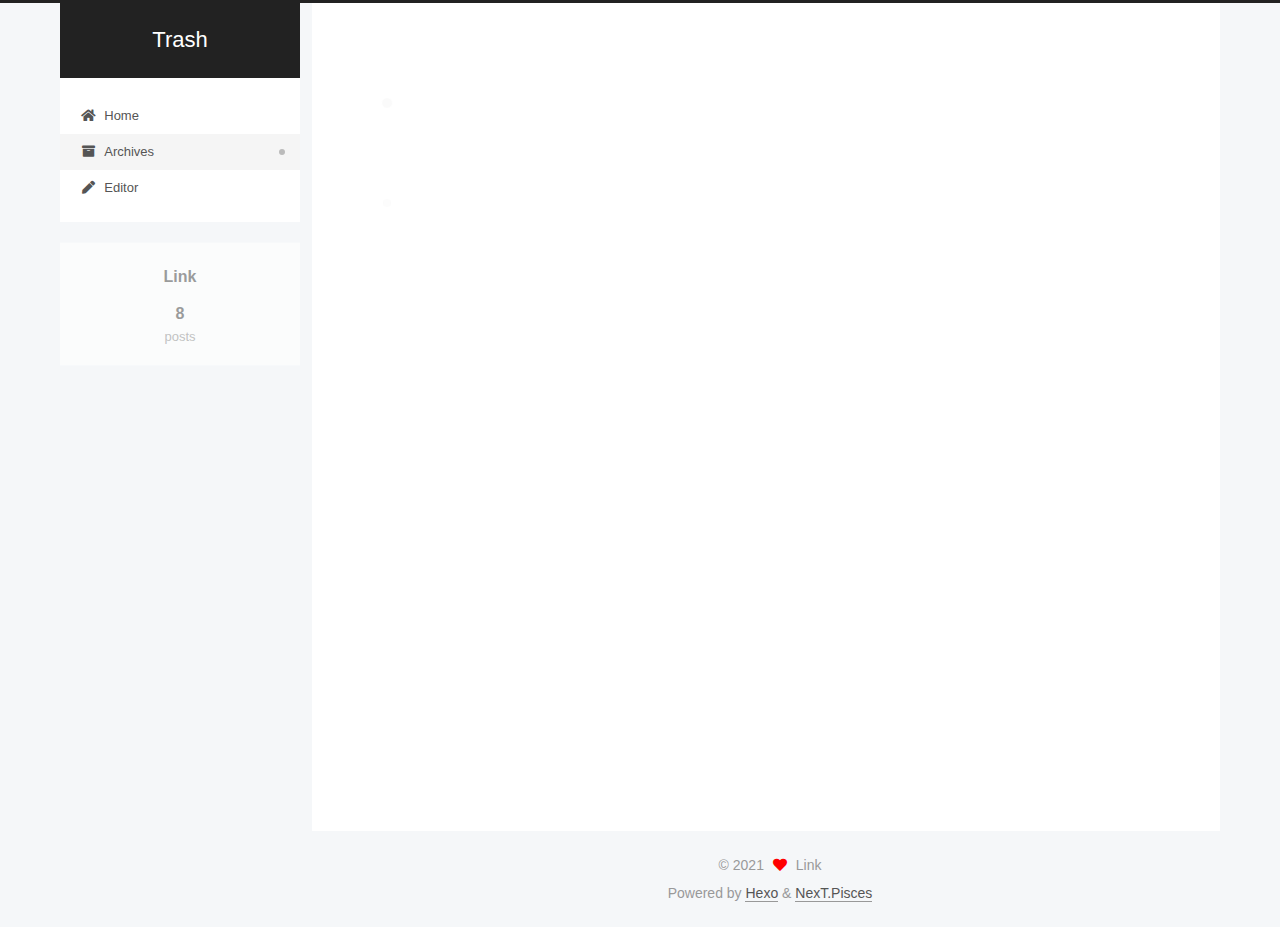
<file: archives/index.html>
<!DOCTYPE html>
<html lang="en">
<head>
  <meta charset="UTF-8">
<meta name="viewport" content="width=device-width, initial-scale=1, maximum-scale=2">
<meta name="theme-color" content="#222">
<meta name="generator" content="Hexo 5.3.0">
  <link rel="apple-touch-icon" sizes="180x180" href="/images/apple-touch-icon-next.png">
  <link rel="icon" type="image/png" sizes="32x32" href="/images/favicon-32x32-next.png">
  <link rel="icon" type="image/png" sizes="16x16" href="/images/favicon-16x16-next.png">
  <link rel="mask-icon" href="/images/logo.svg" color="#222">

<link rel="stylesheet" href="/css/main.css">


<link rel="stylesheet" href="/lib/font-awesome/css/all.min.css">

<script id="hexo-configurations">
    var NexT = window.NexT || {};
    var CONFIG = {"hostname":"example.com","root":"/","scheme":"Pisces","version":"7.8.0","exturl":false,"sidebar":{"position":"left","display":"post","padding":18,"offset":12,"onmobile":false},"copycode":{"enable":false,"show_result":false,"style":null},"back2top":{"enable":true,"sidebar":false,"scrollpercent":false},"bookmark":{"enable":false,"color":"#222","save":"auto"},"fancybox":false,"mediumzoom":false,"lazyload":false,"pangu":false,"comments":{"style":"tabs","active":null,"storage":true,"lazyload":false,"nav":null},"algolia":{"hits":{"per_page":10},"labels":{"input_placeholder":"Search for Posts","hits_empty":"We didn't find any results for the search: ${query}","hits_stats":"${hits} results found in ${time} ms"}},"localsearch":{"enable":false,"trigger":"auto","top_n_per_article":1,"unescape":false,"preload":false},"motion":{"enable":true,"async":false,"transition":{"post_block":"fadeIn","post_header":"slideDownIn","post_body":"slideDownIn","coll_header":"slideLeftIn","sidebar":"slideUpIn"}}};
  </script>

  <meta property="og:type" content="website">
<meta property="og:title" content="Trash">
<meta property="og:url" content="http://example.com/archives/index.html">
<meta property="og:site_name" content="Trash">
<meta property="og:locale" content="en_US">
<meta property="article:author" content="Link">
<meta name="twitter:card" content="summary">

<link rel="canonical" href="http://example.com/archives/">


<script id="page-configurations">
  // https://hexo.io/docs/variables.html
  CONFIG.page = {
    sidebar: "",
    isHome : false,
    isPost : false,
    lang   : 'en'
  };
</script>

  <title>Archive | Trash</title>
  






  <noscript>
  <style>
  .use-motion .brand,
  .use-motion .menu-item,
  .sidebar-inner,
  .use-motion .post-block,
  .use-motion .pagination,
  .use-motion .comments,
  .use-motion .post-header,
  .use-motion .post-body,
  .use-motion .collection-header { opacity: initial; }

  .use-motion .site-title,
  .use-motion .site-subtitle {
    opacity: initial;
    top: initial;
  }

  .use-motion .logo-line-before i { left: initial; }
  .use-motion .logo-line-after i { right: initial; }
  </style>
</noscript>

</head>

<body itemscope itemtype="http://schema.org/WebPage">
  <div class="container use-motion">
    <div class="headband"></div>

    <header class="header" itemscope itemtype="http://schema.org/WPHeader">
      <div class="header-inner"><div class="site-brand-container">
  <div class="site-nav-toggle">
    <div class="toggle" aria-label="Toggle navigation bar">
      <span class="toggle-line toggle-line-first"></span>
      <span class="toggle-line toggle-line-middle"></span>
      <span class="toggle-line toggle-line-last"></span>
    </div>
  </div>

  <div class="site-meta">

    <a href="/" class="brand" rel="start">
      <span class="logo-line-before"><i></i></span>
      <h1 class="site-title">Trash</h1>
      <span class="logo-line-after"><i></i></span>
    </a>
  </div>

  <div class="site-nav-right">
    <div class="toggle popup-trigger">
    </div>
  </div>
</div>




<nav class="site-nav">
  <ul id="menu" class="main-menu menu">
        <li class="menu-item menu-item-home">

    <a href="/" rel="section"><i class="fa fa-home fa-fw"></i>Home</a>

  </li>
        <li class="menu-item menu-item-archives">

    <a href="/archives/" rel="section"><i class="fa fa-archive fa-fw"></i>Archives</a>

  </li>
        <li class="menu-item menu-item-editor">

    <a href="/md_editor/" rel="section"><i class="fas fa-pen fa-fw"></i>Editor</a>

  </li>
  </ul>
</nav>




</div>
    </header>

    
  <div class="back-to-top">
    <i class="fa fa-arrow-up"></i>
    <span>0%</span>
  </div>


    <main class="main">
      <div class="main-inner">
        <div class="content-wrap">
          

          <div class="content archive">
            

  
  
  
  <div class="post-block">
    <div class="posts-collapse">
      <div class="collection-title">
        <span class="collection-header">Um..! 8 posts in total. Keep on posting.</span>
      </div>

      
    <div class="collection-year">
      <span class="collection-header">2021</span>
    </div>

  <article itemscope itemtype="http://schema.org/Article">
    <header class="post-header">

      <div class="post-meta">
        <time itemprop="dateCreated"
              datetime="2021-02-12T00:00:00+00:00"
              content="2021-02-12">
          02-12
        </time>
      </div>

      <div class="post-title">
          <a class="post-title-link" href="/2021/02/12/%E8%99%9A%E6%8B%9F%E6%9C%BAVMware%E5%AE%89%E8%A3%85%E9%BB%91%E8%8B%B9%E6%9E%9C/" itemprop="url">
            <span itemprop="name">Untitled</span>
          </a>
      </div>

    </header>
  </article>

  <article itemscope itemtype="http://schema.org/Article">
    <header class="post-header">

      <div class="post-meta">
        <time itemprop="dateCreated"
              datetime="2021-02-03T00:00:00+00:00"
              content="2021-02-03">
          02-03
        </time>
      </div>

      <div class="post-title">
          <a class="post-title-link" href="/2021/02/03/vlmcsd%E6%BF%80%E6%B4%BBWindows/" itemprop="url">
            <span itemprop="name">kms激活</span>
          </a>
      </div>

    </header>
  </article>

  <article itemscope itemtype="http://schema.org/Article">
    <header class="post-header">

      <div class="post-meta">
        <time itemprop="dateCreated"
              datetime="2021-02-03T00:00:00+00:00"
              content="2021-02-03">
          02-03
        </time>
      </div>

      <div class="post-title">
          <a class="post-title-link" href="/2021/02/03/%E5%B8%B8%E7%94%A8linux%20%E5%91%BD%E4%BB%A4%E8%A1%8C/" itemprop="url">
            <span itemprop="name">linux 命令 备忘录</span>
          </a>
      </div>

    </header>
  </article>

  <article itemscope itemtype="http://schema.org/Article">
    <header class="post-header">

      <div class="post-meta">
        <time itemprop="dateCreated"
              datetime="2021-02-02T00:00:01+00:00"
              content="2021-02-02">
          02-02
        </time>
      </div>

      <div class="post-title">
          <a class="post-title-link" href="/2021/02/02/hexo_bugs/" itemprop="url">
            <span itemprop="name">hexo bugs</span>
          </a>
      </div>

    </header>
  </article>

  <article itemscope itemtype="http://schema.org/Article">
    <header class="post-header">

      <div class="post-meta">
        <time itemprop="dateCreated"
              datetime="2021-01-27T00:00:01+00:00"
              content="2021-01-27">
          01-27
        </time>
      </div>

      <div class="post-title">
          <a class="post-title-link" href="/2021/01/27/linuxdeploy/" itemprop="url">
            <span itemprop="name">旧手机</span>
          </a>
      </div>

    </header>
  </article>

  <article itemscope itemtype="http://schema.org/Article">
    <header class="post-header">

      <div class="post-meta">
        <time itemprop="dateCreated"
              datetime="2021-01-26T00:00:01+00:00"
              content="2021-01-26">
          01-26
        </time>
      </div>

      <div class="post-title">
          <a class="post-title-link" href="/2021/01/26/git%E5%8A%A0%E9%80%9F/" itemprop="url">
            <span itemprop="name">git 加速</span>
          </a>
      </div>

    </header>
  </article>

  <article itemscope itemtype="http://schema.org/Article">
    <header class="post-header">

      <div class="post-meta">
        <time itemprop="dateCreated"
              datetime="2021-01-24T00:00:01+00:00"
              content="2021-01-24">
          01-24
        </time>
      </div>

      <div class="post-title">
          <a class="post-title-link" href="/2021/01/24/hello-git/" itemprop="url">
            <span itemprop="name">你好 git</span>
          </a>
      </div>

    </header>
  </article>

  <article itemscope itemtype="http://schema.org/Article">
    <header class="post-header">

      <div class="post-meta">
        <time itemprop="dateCreated"
              datetime="2021-01-23T00:00:01+00:00"
              content="2021-01-23">
          01-23
        </time>
      </div>

      <div class="post-title">
          <a class="post-title-link" href="/2021/01/23/sample/" itemprop="url">
            <span itemprop="name">MD SAMPLE</span>
          </a>
      </div>

    </header>
  </article>


    </div>
  </div>
  
  
  

  



          </div>
          

<script>
  window.addEventListener('tabs:register', () => {
    let { activeClass } = CONFIG.comments;
    if (CONFIG.comments.storage) {
      activeClass = localStorage.getItem('comments_active') || activeClass;
    }
    if (activeClass) {
      let activeTab = document.querySelector(`a[href="#comment-${activeClass}"]`);
      if (activeTab) {
        activeTab.click();
      }
    }
  });
  if (CONFIG.comments.storage) {
    window.addEventListener('tabs:click', event => {
      if (!event.target.matches('.tabs-comment .tab-content .tab-pane')) return;
      let commentClass = event.target.classList[1];
      localStorage.setItem('comments_active', commentClass);
    });
  }
</script>

        </div>
          
  
  <div class="toggle sidebar-toggle">
    <span class="toggle-line toggle-line-first"></span>
    <span class="toggle-line toggle-line-middle"></span>
    <span class="toggle-line toggle-line-last"></span>
  </div>

  <aside class="sidebar">
    <div class="sidebar-inner">

      <ul class="sidebar-nav motion-element">
        <li class="sidebar-nav-toc">
          Table of Contents
        </li>
        <li class="sidebar-nav-overview">
          Overview
        </li>
      </ul>

      <!--noindex-->
      <div class="post-toc-wrap sidebar-panel">
      </div>
      <!--/noindex-->

      <div class="site-overview-wrap sidebar-panel">
        <div class="site-author motion-element" itemprop="author" itemscope itemtype="http://schema.org/Person">
  <p class="site-author-name" itemprop="name">Link</p>
  <div class="site-description" itemprop="description"></div>
</div>
<div class="site-state-wrap motion-element">
  <nav class="site-state">
      <div class="site-state-item site-state-posts">
          <a href="/archives/">
        
          <span class="site-state-item-count">8</span>
          <span class="site-state-item-name">posts</span>
        </a>
      </div>
  </nav>
</div>



      </div>

    </div>
  </aside>
  <div id="sidebar-dimmer"></div>


      </div>
    </main>

    <footer class="footer">
      <div class="footer-inner">
        

        

<div class="copyright">
  
  &copy; 
  <span itemprop="copyrightYear">2021</span>
  <span class="with-love">
    <i class="fa fa-heart"></i>
  </span>
  <span class="author" itemprop="copyrightHolder">Link</span>
</div>
  <div class="powered-by">Powered by <a href="https://hexo.io/" class="theme-link" rel="noopener" target="_blank">Hexo</a> & <a href="https://pisces.theme-next.org/" class="theme-link" rel="noopener" target="_blank">NexT.Pisces</a>
  </div>

        








      </div>
    </footer>
  </div>

  
  <script src="/lib/anime.min.js"></script>
  <script src="/lib/velocity/velocity.min.js"></script>
  <script src="/lib/velocity/velocity.ui.min.js"></script>

<script src="/js/utils.js"></script>

<script src="/js/motion.js"></script>


<script src="/js/schemes/pisces.js"></script>


<script src="/js/next-boot.js"></script>




  















  

  

</body>
</html>
</file>
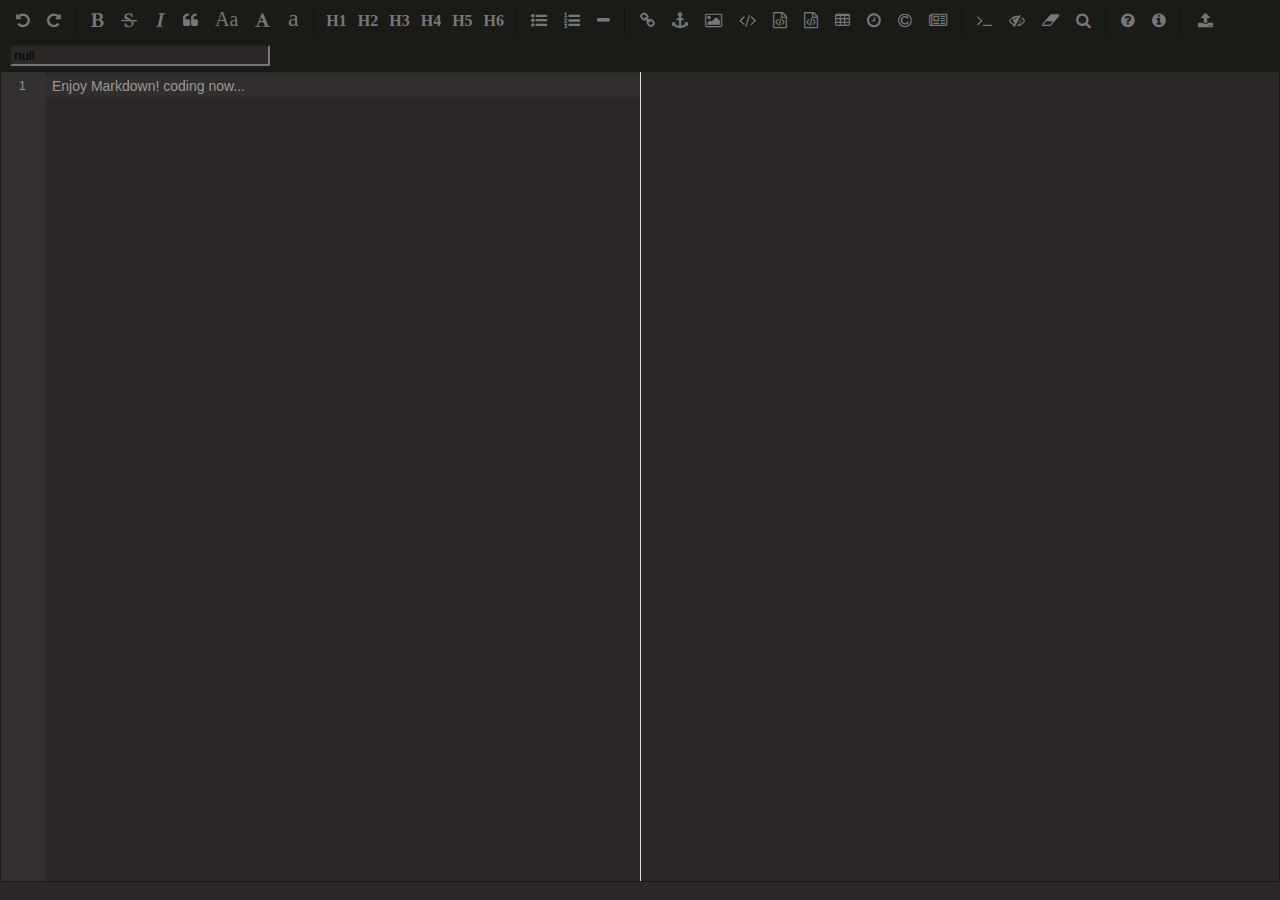
<file: md_editor/index.html>
<!DOCTYPE html>
<html lang="zh">
    <head title="MD Editor">
        <meta charset="utf-8"/>
        <link rel="stylesheet" href="css/editormd.min.css"/>
        <style>
            html, body {
              width: 100%;
              height: 100%;
              margin: 0;
              background: #2c2827;
            }
            .editormd {
              box-sizing: border-box;
            }
        </style>
    </head>
    <body>
        <div id="editor">
            <!-- Tips: Editor.md can auto append a `<textarea>` tag -->
            <textarea style="display:none;"></textarea>
        </div>
        <script src="js/jquery.min.js"></script>
        <script src="js/editormd.js"></script>
        <script type="text/javascript">
          $(function () {
            var content = window.localStorage.getItem("KEY_MD_EDITOR_CONTENT");
            window.md_base_url = window.localStorage.getItem("KEY_MD_EDITOR_BASE_URL");
            window.md_editor = editormd("editor", {
              width: "100%",
              height: "98%",
              theme: 'dark',
              emoji: false,
              editorTheme: 'pastel-on-dark',
              previewTheme: 'dark',
              markdown: content || '',     // dynamic set Markdown text
              path: "lib/",  // Autoload modules mode, codemirror, marked... dependents libs path
              toolbarIcons: function() {
                var icons = editormd.toolbarModes.full;
                icons = icons.filter(function (i) {return !['fullscreen', 'preview', 'emoji'].includes(i);});
                icons.push('|', 'load_md', 'md_base_url');
                return icons;
              },
              toolbarCustomIcons : {
                load_md: '<input type="file" id="my_file" accept=".md" onchange="md_file_changed()" style="display: none;"><li><a href="javascript:#" onclick="load_md_file()" title="load md" unselectable="on"><i class="fa fa-upload" name="load_md" unselectable="on"></i></a></li>',
                md_base_url: '<input type="text" id="md_base_url" value="'+ window.md_base_url +'" onchange="md_base_url_changed()" style="width: 260px; background-color: #2c2827" placeholder="请输入文章地址用以加载相对路径图片"',
              },
              lang: {
                toolbar: {
                  load_md : "上传文件",
                }
              },
            });
            window.load_md_file = function () {
              $("#my_file").click();
            }
            window.md_file_changed = function () {
              var file = document.getElementById("my_file").files[0];
              var reader = new FileReader();
              reader.readAsText(file, "utf-8");
              reader.onload = function (e) {
                window.md_base_url = $("#md_base_url").val();
                var fileText = e.target.result;
                window.md_editor.cm.setValue(fileText);
              }
            }
            window.md_base_url_changed = function () {
              window.md_base_url = $("#md_base_url").val();
              window.localStorage.setItem("KEY_MD_EDITOR_BASE_URL", window.md_base_url);
            }
            setInterval(function () {
              window.localStorage.setItem("KEY_MD_EDITOR_CONTENT", window.md_editor.cm.getValue());
            }, 1000 * 10);
          });
        </script>
    </body>
</html>
</file>
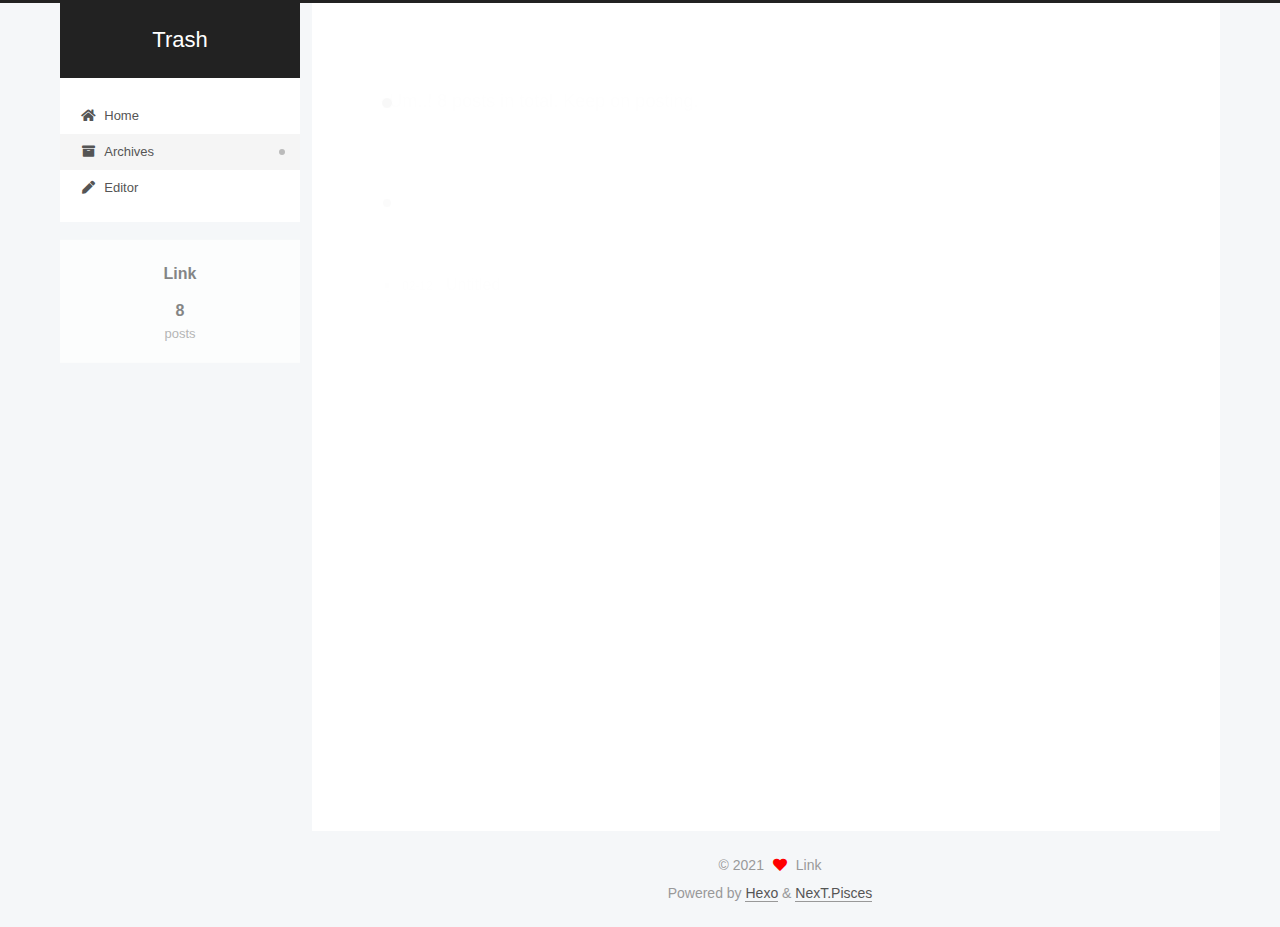
<file: archives/2021/index.html>
<!DOCTYPE html>
<html lang="en">
<head>
  <meta charset="UTF-8">
<meta name="viewport" content="width=device-width, initial-scale=1, maximum-scale=2">
<meta name="theme-color" content="#222">
<meta name="generator" content="Hexo 5.3.0">
  <link rel="apple-touch-icon" sizes="180x180" href="/images/apple-touch-icon-next.png">
  <link rel="icon" type="image/png" sizes="32x32" href="/images/favicon-32x32-next.png">
  <link rel="icon" type="image/png" sizes="16x16" href="/images/favicon-16x16-next.png">
  <link rel="mask-icon" href="/images/logo.svg" color="#222">

<link rel="stylesheet" href="/css/main.css">


<link rel="stylesheet" href="/lib/font-awesome/css/all.min.css">

<script id="hexo-configurations">
    var NexT = window.NexT || {};
    var CONFIG = {"hostname":"example.com","root":"/","scheme":"Pisces","version":"7.8.0","exturl":false,"sidebar":{"position":"left","display":"post","padding":18,"offset":12,"onmobile":false},"copycode":{"enable":false,"show_result":false,"style":null},"back2top":{"enable":true,"sidebar":false,"scrollpercent":false},"bookmark":{"enable":false,"color":"#222","save":"auto"},"fancybox":false,"mediumzoom":false,"lazyload":false,"pangu":false,"comments":{"style":"tabs","active":null,"storage":true,"lazyload":false,"nav":null},"algolia":{"hits":{"per_page":10},"labels":{"input_placeholder":"Search for Posts","hits_empty":"We didn't find any results for the search: ${query}","hits_stats":"${hits} results found in ${time} ms"}},"localsearch":{"enable":false,"trigger":"auto","top_n_per_article":1,"unescape":false,"preload":false},"motion":{"enable":true,"async":false,"transition":{"post_block":"fadeIn","post_header":"slideDownIn","post_body":"slideDownIn","coll_header":"slideLeftIn","sidebar":"slideUpIn"}}};
  </script>

  <meta property="og:type" content="website">
<meta property="og:title" content="Trash">
<meta property="og:url" content="http://example.com/archives/2021/index.html">
<meta property="og:site_name" content="Trash">
<meta property="og:locale" content="en_US">
<meta property="article:author" content="Link">
<meta name="twitter:card" content="summary">

<link rel="canonical" href="http://example.com/archives/2021/">


<script id="page-configurations">
  // https://hexo.io/docs/variables.html
  CONFIG.page = {
    sidebar: "",
    isHome : false,
    isPost : false,
    lang   : 'en'
  };
</script>

  <title>Archive | Trash</title>
  






  <noscript>
  <style>
  .use-motion .brand,
  .use-motion .menu-item,
  .sidebar-inner,
  .use-motion .post-block,
  .use-motion .pagination,
  .use-motion .comments,
  .use-motion .post-header,
  .use-motion .post-body,
  .use-motion .collection-header { opacity: initial; }

  .use-motion .site-title,
  .use-motion .site-subtitle {
    opacity: initial;
    top: initial;
  }

  .use-motion .logo-line-before i { left: initial; }
  .use-motion .logo-line-after i { right: initial; }
  </style>
</noscript>

</head>

<body itemscope itemtype="http://schema.org/WebPage">
  <div class="container use-motion">
    <div class="headband"></div>

    <header class="header" itemscope itemtype="http://schema.org/WPHeader">
      <div class="header-inner"><div class="site-brand-container">
  <div class="site-nav-toggle">
    <div class="toggle" aria-label="Toggle navigation bar">
      <span class="toggle-line toggle-line-first"></span>
      <span class="toggle-line toggle-line-middle"></span>
      <span class="toggle-line toggle-line-last"></span>
    </div>
  </div>

  <div class="site-meta">

    <a href="/" class="brand" rel="start">
      <span class="logo-line-before"><i></i></span>
      <h1 class="site-title">Trash</h1>
      <span class="logo-line-after"><i></i></span>
    </a>
  </div>

  <div class="site-nav-right">
    <div class="toggle popup-trigger">
    </div>
  </div>
</div>




<nav class="site-nav">
  <ul id="menu" class="main-menu menu">
        <li class="menu-item menu-item-home">

    <a href="/" rel="section"><i class="fa fa-home fa-fw"></i>Home</a>

  </li>
        <li class="menu-item menu-item-archives">

    <a href="/archives/" rel="section"><i class="fa fa-archive fa-fw"></i>Archives</a>

  </li>
        <li class="menu-item menu-item-editor">

    <a href="/md_editor/" rel="section"><i class="fas fa-pen fa-fw"></i>Editor</a>

  </li>
  </ul>
</nav>




</div>
    </header>

    
  <div class="back-to-top">
    <i class="fa fa-arrow-up"></i>
    <span>0%</span>
  </div>


    <main class="main">
      <div class="main-inner">
        <div class="content-wrap">
          

          <div class="content archive">
            

  
  
  
  <div class="post-block">
    <div class="posts-collapse">
      <div class="collection-title">
        <span class="collection-header">Um..! 8 posts in total. Keep on posting.</span>
      </div>

      
    <div class="collection-year">
      <span class="collection-header">2021</span>
    </div>

  <article itemscope itemtype="http://schema.org/Article">
    <header class="post-header">

      <div class="post-meta">
        <time itemprop="dateCreated"
              datetime="2021-02-12T00:00:00+00:00"
              content="2021-02-12">
          02-12
        </time>
      </div>

      <div class="post-title">
          <a class="post-title-link" href="/2021/02/12/%E8%99%9A%E6%8B%9F%E6%9C%BAVMware%E5%AE%89%E8%A3%85%E9%BB%91%E8%8B%B9%E6%9E%9C/" itemprop="url">
            <span itemprop="name">Untitled</span>
          </a>
      </div>

    </header>
  </article>

  <article itemscope itemtype="http://schema.org/Article">
    <header class="post-header">

      <div class="post-meta">
        <time itemprop="dateCreated"
              datetime="2021-02-03T00:00:00+00:00"
              content="2021-02-03">
          02-03
        </time>
      </div>

      <div class="post-title">
          <a class="post-title-link" href="/2021/02/03/vlmcsd%E6%BF%80%E6%B4%BBWindows/" itemprop="url">
            <span itemprop="name">kms激活</span>
          </a>
      </div>

    </header>
  </article>

  <article itemscope itemtype="http://schema.org/Article">
    <header class="post-header">

      <div class="post-meta">
        <time itemprop="dateCreated"
              datetime="2021-02-03T00:00:00+00:00"
              content="2021-02-03">
          02-03
        </time>
      </div>

      <div class="post-title">
          <a class="post-title-link" href="/2021/02/03/%E5%B8%B8%E7%94%A8linux%20%E5%91%BD%E4%BB%A4%E8%A1%8C/" itemprop="url">
            <span itemprop="name">linux 命令 备忘录</span>
          </a>
      </div>

    </header>
  </article>

  <article itemscope itemtype="http://schema.org/Article">
    <header class="post-header">

      <div class="post-meta">
        <time itemprop="dateCreated"
              datetime="2021-02-02T00:00:01+00:00"
              content="2021-02-02">
          02-02
        </time>
      </div>

      <div class="post-title">
          <a class="post-title-link" href="/2021/02/02/hexo_bugs/" itemprop="url">
            <span itemprop="name">hexo bugs</span>
          </a>
      </div>

    </header>
  </article>

  <article itemscope itemtype="http://schema.org/Article">
    <header class="post-header">

      <div class="post-meta">
        <time itemprop="dateCreated"
              datetime="2021-01-27T00:00:01+00:00"
              content="2021-01-27">
          01-27
        </time>
      </div>

      <div class="post-title">
          <a class="post-title-link" href="/2021/01/27/linuxdeploy/" itemprop="url">
            <span itemprop="name">旧手机</span>
          </a>
      </div>

    </header>
  </article>

  <article itemscope itemtype="http://schema.org/Article">
    <header class="post-header">

      <div class="post-meta">
        <time itemprop="dateCreated"
              datetime="2021-01-26T00:00:01+00:00"
              content="2021-01-26">
          01-26
        </time>
      </div>

      <div class="post-title">
          <a class="post-title-link" href="/2021/01/26/git%E5%8A%A0%E9%80%9F/" itemprop="url">
            <span itemprop="name">git 加速</span>
          </a>
      </div>

    </header>
  </article>

  <article itemscope itemtype="http://schema.org/Article">
    <header class="post-header">

      <div class="post-meta">
        <time itemprop="dateCreated"
              datetime="2021-01-24T00:00:01+00:00"
              content="2021-01-24">
          01-24
        </time>
      </div>

      <div class="post-title">
          <a class="post-title-link" href="/2021/01/24/hello-git/" itemprop="url">
            <span itemprop="name">你好 git</span>
          </a>
      </div>

    </header>
  </article>

  <article itemscope itemtype="http://schema.org/Article">
    <header class="post-header">

      <div class="post-meta">
        <time itemprop="dateCreated"
              datetime="2021-01-23T00:00:01+00:00"
              content="2021-01-23">
          01-23
        </time>
      </div>

      <div class="post-title">
          <a class="post-title-link" href="/2021/01/23/sample/" itemprop="url">
            <span itemprop="name">MD SAMPLE</span>
          </a>
      </div>

    </header>
  </article>


    </div>
  </div>
  
  
  

  



          </div>
          

<script>
  window.addEventListener('tabs:register', () => {
    let { activeClass } = CONFIG.comments;
    if (CONFIG.comments.storage) {
      activeClass = localStorage.getItem('comments_active') || activeClass;
    }
    if (activeClass) {
      let activeTab = document.querySelector(`a[href="#comment-${activeClass}"]`);
      if (activeTab) {
        activeTab.click();
      }
    }
  });
  if (CONFIG.comments.storage) {
    window.addEventListener('tabs:click', event => {
      if (!event.target.matches('.tabs-comment .tab-content .tab-pane')) return;
      let commentClass = event.target.classList[1];
      localStorage.setItem('comments_active', commentClass);
    });
  }
</script>

        </div>
          
  
  <div class="toggle sidebar-toggle">
    <span class="toggle-line toggle-line-first"></span>
    <span class="toggle-line toggle-line-middle"></span>
    <span class="toggle-line toggle-line-last"></span>
  </div>

  <aside class="sidebar">
    <div class="sidebar-inner">

      <ul class="sidebar-nav motion-element">
        <li class="sidebar-nav-toc">
          Table of Contents
        </li>
        <li class="sidebar-nav-overview">
          Overview
        </li>
      </ul>

      <!--noindex-->
      <div class="post-toc-wrap sidebar-panel">
      </div>
      <!--/noindex-->

      <div class="site-overview-wrap sidebar-panel">
        <div class="site-author motion-element" itemprop="author" itemscope itemtype="http://schema.org/Person">
  <p class="site-author-name" itemprop="name">Link</p>
  <div class="site-description" itemprop="description"></div>
</div>
<div class="site-state-wrap motion-element">
  <nav class="site-state">
      <div class="site-state-item site-state-posts">
          <a href="/archives/">
        
          <span class="site-state-item-count">8</span>
          <span class="site-state-item-name">posts</span>
        </a>
      </div>
  </nav>
</div>



      </div>

    </div>
  </aside>
  <div id="sidebar-dimmer"></div>


      </div>
    </main>

    <footer class="footer">
      <div class="footer-inner">
        

        

<div class="copyright">
  
  &copy; 
  <span itemprop="copyrightYear">2021</span>
  <span class="with-love">
    <i class="fa fa-heart"></i>
  </span>
  <span class="author" itemprop="copyrightHolder">Link</span>
</div>
  <div class="powered-by">Powered by <a href="https://hexo.io/" class="theme-link" rel="noopener" target="_blank">Hexo</a> & <a href="https://pisces.theme-next.org/" class="theme-link" rel="noopener" target="_blank">NexT.Pisces</a>
  </div>

        








      </div>
    </footer>
  </div>

  
  <script src="/lib/anime.min.js"></script>
  <script src="/lib/velocity/velocity.min.js"></script>
  <script src="/lib/velocity/velocity.ui.min.js"></script>

<script src="/js/utils.js"></script>

<script src="/js/motion.js"></script>


<script src="/js/schemes/pisces.js"></script>


<script src="/js/next-boot.js"></script>




  















  

  

</body>
</html>
</file>
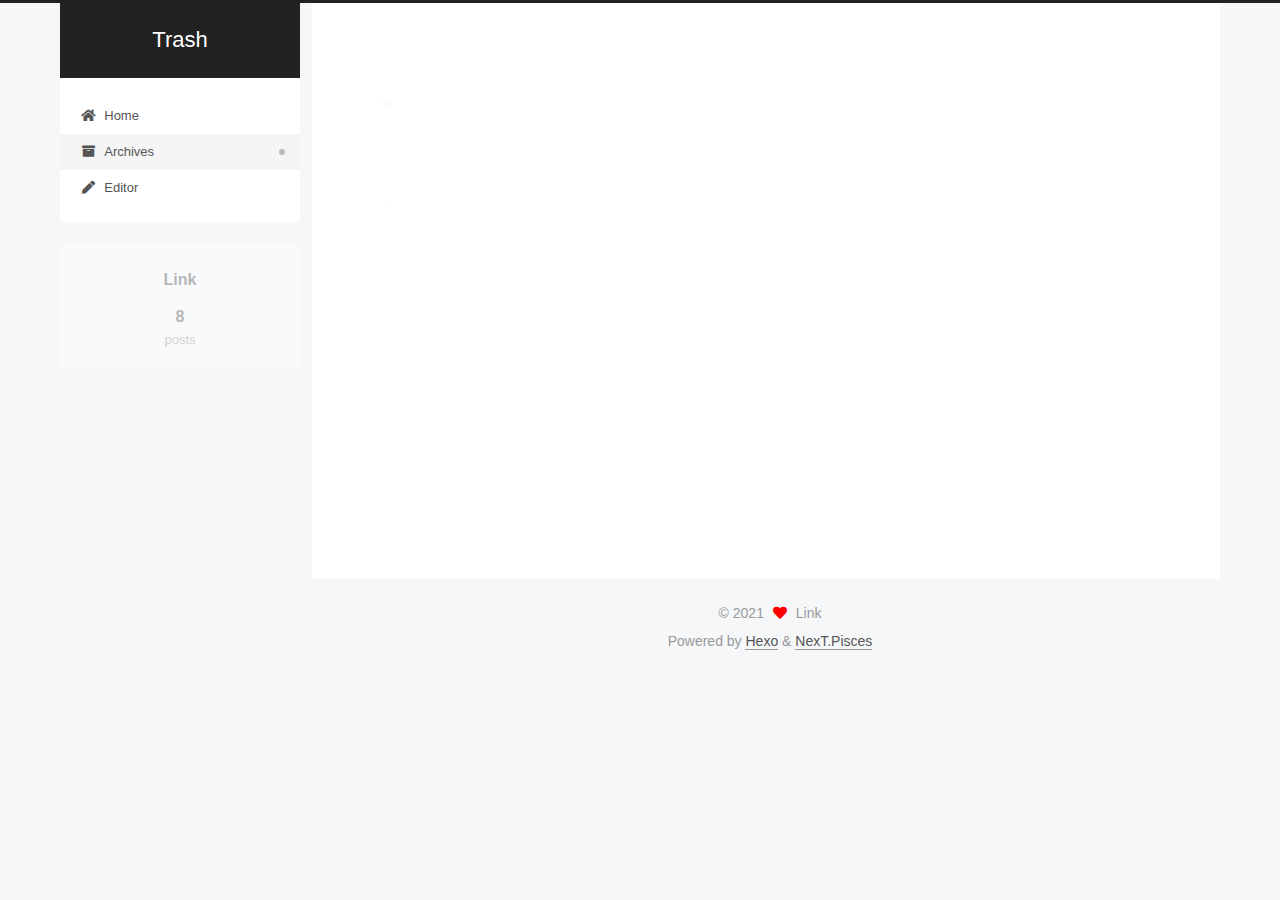
<file: archives/2021/01/index.html>
<!DOCTYPE html>
<html lang="en">
<head>
  <meta charset="UTF-8">
<meta name="viewport" content="width=device-width, initial-scale=1, maximum-scale=2">
<meta name="theme-color" content="#222">
<meta name="generator" content="Hexo 5.3.0">
  <link rel="apple-touch-icon" sizes="180x180" href="/images/apple-touch-icon-next.png">
  <link rel="icon" type="image/png" sizes="32x32" href="/images/favicon-32x32-next.png">
  <link rel="icon" type="image/png" sizes="16x16" href="/images/favicon-16x16-next.png">
  <link rel="mask-icon" href="/images/logo.svg" color="#222">

<link rel="stylesheet" href="/css/main.css">


<link rel="stylesheet" href="/lib/font-awesome/css/all.min.css">

<script id="hexo-configurations">
    var NexT = window.NexT || {};
    var CONFIG = {"hostname":"example.com","root":"/","scheme":"Pisces","version":"7.8.0","exturl":false,"sidebar":{"position":"left","display":"post","padding":18,"offset":12,"onmobile":false},"copycode":{"enable":false,"show_result":false,"style":null},"back2top":{"enable":true,"sidebar":false,"scrollpercent":false},"bookmark":{"enable":false,"color":"#222","save":"auto"},"fancybox":false,"mediumzoom":false,"lazyload":false,"pangu":false,"comments":{"style":"tabs","active":null,"storage":true,"lazyload":false,"nav":null},"algolia":{"hits":{"per_page":10},"labels":{"input_placeholder":"Search for Posts","hits_empty":"We didn't find any results for the search: ${query}","hits_stats":"${hits} results found in ${time} ms"}},"localsearch":{"enable":false,"trigger":"auto","top_n_per_article":1,"unescape":false,"preload":false},"motion":{"enable":true,"async":false,"transition":{"post_block":"fadeIn","post_header":"slideDownIn","post_body":"slideDownIn","coll_header":"slideLeftIn","sidebar":"slideUpIn"}}};
  </script>

  <meta property="og:type" content="website">
<meta property="og:title" content="Trash">
<meta property="og:url" content="http://example.com/archives/2021/01/index.html">
<meta property="og:site_name" content="Trash">
<meta property="og:locale" content="en_US">
<meta property="article:author" content="Link">
<meta name="twitter:card" content="summary">

<link rel="canonical" href="http://example.com/archives/2021/01/">


<script id="page-configurations">
  // https://hexo.io/docs/variables.html
  CONFIG.page = {
    sidebar: "",
    isHome : false,
    isPost : false,
    lang   : 'en'
  };
</script>

  <title>Archive | Trash</title>
  






  <noscript>
  <style>
  .use-motion .brand,
  .use-motion .menu-item,
  .sidebar-inner,
  .use-motion .post-block,
  .use-motion .pagination,
  .use-motion .comments,
  .use-motion .post-header,
  .use-motion .post-body,
  .use-motion .collection-header { opacity: initial; }

  .use-motion .site-title,
  .use-motion .site-subtitle {
    opacity: initial;
    top: initial;
  }

  .use-motion .logo-line-before i { left: initial; }
  .use-motion .logo-line-after i { right: initial; }
  </style>
</noscript>

</head>

<body itemscope itemtype="http://schema.org/WebPage">
  <div class="container use-motion">
    <div class="headband"></div>

    <header class="header" itemscope itemtype="http://schema.org/WPHeader">
      <div class="header-inner"><div class="site-brand-container">
  <div class="site-nav-toggle">
    <div class="toggle" aria-label="Toggle navigation bar">
      <span class="toggle-line toggle-line-first"></span>
      <span class="toggle-line toggle-line-middle"></span>
      <span class="toggle-line toggle-line-last"></span>
    </div>
  </div>

  <div class="site-meta">

    <a href="/" class="brand" rel="start">
      <span class="logo-line-before"><i></i></span>
      <h1 class="site-title">Trash</h1>
      <span class="logo-line-after"><i></i></span>
    </a>
  </div>

  <div class="site-nav-right">
    <div class="toggle popup-trigger">
    </div>
  </div>
</div>




<nav class="site-nav">
  <ul id="menu" class="main-menu menu">
        <li class="menu-item menu-item-home">

    <a href="/" rel="section"><i class="fa fa-home fa-fw"></i>Home</a>

  </li>
        <li class="menu-item menu-item-archives">

    <a href="/archives/" rel="section"><i class="fa fa-archive fa-fw"></i>Archives</a>

  </li>
        <li class="menu-item menu-item-editor">

    <a href="/md_editor/" rel="section"><i class="fas fa-pen fa-fw"></i>Editor</a>

  </li>
  </ul>
</nav>




</div>
    </header>

    
  <div class="back-to-top">
    <i class="fa fa-arrow-up"></i>
    <span>0%</span>
  </div>


    <main class="main">
      <div class="main-inner">
        <div class="content-wrap">
          

          <div class="content archive">
            

  
  
  
  <div class="post-block">
    <div class="posts-collapse">
      <div class="collection-title">
        <span class="collection-header">Um..! 8 posts in total. Keep on posting.</span>
      </div>

      
    <div class="collection-year">
      <span class="collection-header">2021</span>
    </div>

  <article itemscope itemtype="http://schema.org/Article">
    <header class="post-header">

      <div class="post-meta">
        <time itemprop="dateCreated"
              datetime="2021-01-27T00:00:01+00:00"
              content="2021-01-27">
          01-27
        </time>
      </div>

      <div class="post-title">
          <a class="post-title-link" href="/2021/01/27/linuxdeploy/" itemprop="url">
            <span itemprop="name">旧手机</span>
          </a>
      </div>

    </header>
  </article>

  <article itemscope itemtype="http://schema.org/Article">
    <header class="post-header">

      <div class="post-meta">
        <time itemprop="dateCreated"
              datetime="2021-01-26T00:00:01+00:00"
              content="2021-01-26">
          01-26
        </time>
      </div>

      <div class="post-title">
          <a class="post-title-link" href="/2021/01/26/git%E5%8A%A0%E9%80%9F/" itemprop="url">
            <span itemprop="name">git 加速</span>
          </a>
      </div>

    </header>
  </article>

  <article itemscope itemtype="http://schema.org/Article">
    <header class="post-header">

      <div class="post-meta">
        <time itemprop="dateCreated"
              datetime="2021-01-24T00:00:01+00:00"
              content="2021-01-24">
          01-24
        </time>
      </div>

      <div class="post-title">
          <a class="post-title-link" href="/2021/01/24/hello-git/" itemprop="url">
            <span itemprop="name">你好 git</span>
          </a>
      </div>

    </header>
  </article>

  <article itemscope itemtype="http://schema.org/Article">
    <header class="post-header">

      <div class="post-meta">
        <time itemprop="dateCreated"
              datetime="2021-01-23T00:00:01+00:00"
              content="2021-01-23">
          01-23
        </time>
      </div>

      <div class="post-title">
          <a class="post-title-link" href="/2021/01/23/sample/" itemprop="url">
            <span itemprop="name">MD SAMPLE</span>
          </a>
      </div>

    </header>
  </article>


    </div>
  </div>
  
  
  

  



          </div>
          

<script>
  window.addEventListener('tabs:register', () => {
    let { activeClass } = CONFIG.comments;
    if (CONFIG.comments.storage) {
      activeClass = localStorage.getItem('comments_active') || activeClass;
    }
    if (activeClass) {
      let activeTab = document.querySelector(`a[href="#comment-${activeClass}"]`);
      if (activeTab) {
        activeTab.click();
      }
    }
  });
  if (CONFIG.comments.storage) {
    window.addEventListener('tabs:click', event => {
      if (!event.target.matches('.tabs-comment .tab-content .tab-pane')) return;
      let commentClass = event.target.classList[1];
      localStorage.setItem('comments_active', commentClass);
    });
  }
</script>

        </div>
          
  
  <div class="toggle sidebar-toggle">
    <span class="toggle-line toggle-line-first"></span>
    <span class="toggle-line toggle-line-middle"></span>
    <span class="toggle-line toggle-line-last"></span>
  </div>

  <aside class="sidebar">
    <div class="sidebar-inner">

      <ul class="sidebar-nav motion-element">
        <li class="sidebar-nav-toc">
          Table of Contents
        </li>
        <li class="sidebar-nav-overview">
          Overview
        </li>
      </ul>

      <!--noindex-->
      <div class="post-toc-wrap sidebar-panel">
      </div>
      <!--/noindex-->

      <div class="site-overview-wrap sidebar-panel">
        <div class="site-author motion-element" itemprop="author" itemscope itemtype="http://schema.org/Person">
  <p class="site-author-name" itemprop="name">Link</p>
  <div class="site-description" itemprop="description"></div>
</div>
<div class="site-state-wrap motion-element">
  <nav class="site-state">
      <div class="site-state-item site-state-posts">
          <a href="/archives/">
        
          <span class="site-state-item-count">8</span>
          <span class="site-state-item-name">posts</span>
        </a>
      </div>
  </nav>
</div>



      </div>

    </div>
  </aside>
  <div id="sidebar-dimmer"></div>


      </div>
    </main>

    <footer class="footer">
      <div class="footer-inner">
        

        

<div class="copyright">
  
  &copy; 
  <span itemprop="copyrightYear">2021</span>
  <span class="with-love">
    <i class="fa fa-heart"></i>
  </span>
  <span class="author" itemprop="copyrightHolder">Link</span>
</div>
  <div class="powered-by">Powered by <a href="https://hexo.io/" class="theme-link" rel="noopener" target="_blank">Hexo</a> & <a href="https://pisces.theme-next.org/" class="theme-link" rel="noopener" target="_blank">NexT.Pisces</a>
  </div>

        








      </div>
    </footer>
  </div>

  
  <script src="/lib/anime.min.js"></script>
  <script src="/lib/velocity/velocity.min.js"></script>
  <script src="/lib/velocity/velocity.ui.min.js"></script>

<script src="/js/utils.js"></script>

<script src="/js/motion.js"></script>


<script src="/js/schemes/pisces.js"></script>


<script src="/js/next-boot.js"></script>




  















  

  

</body>
</html>
</file>
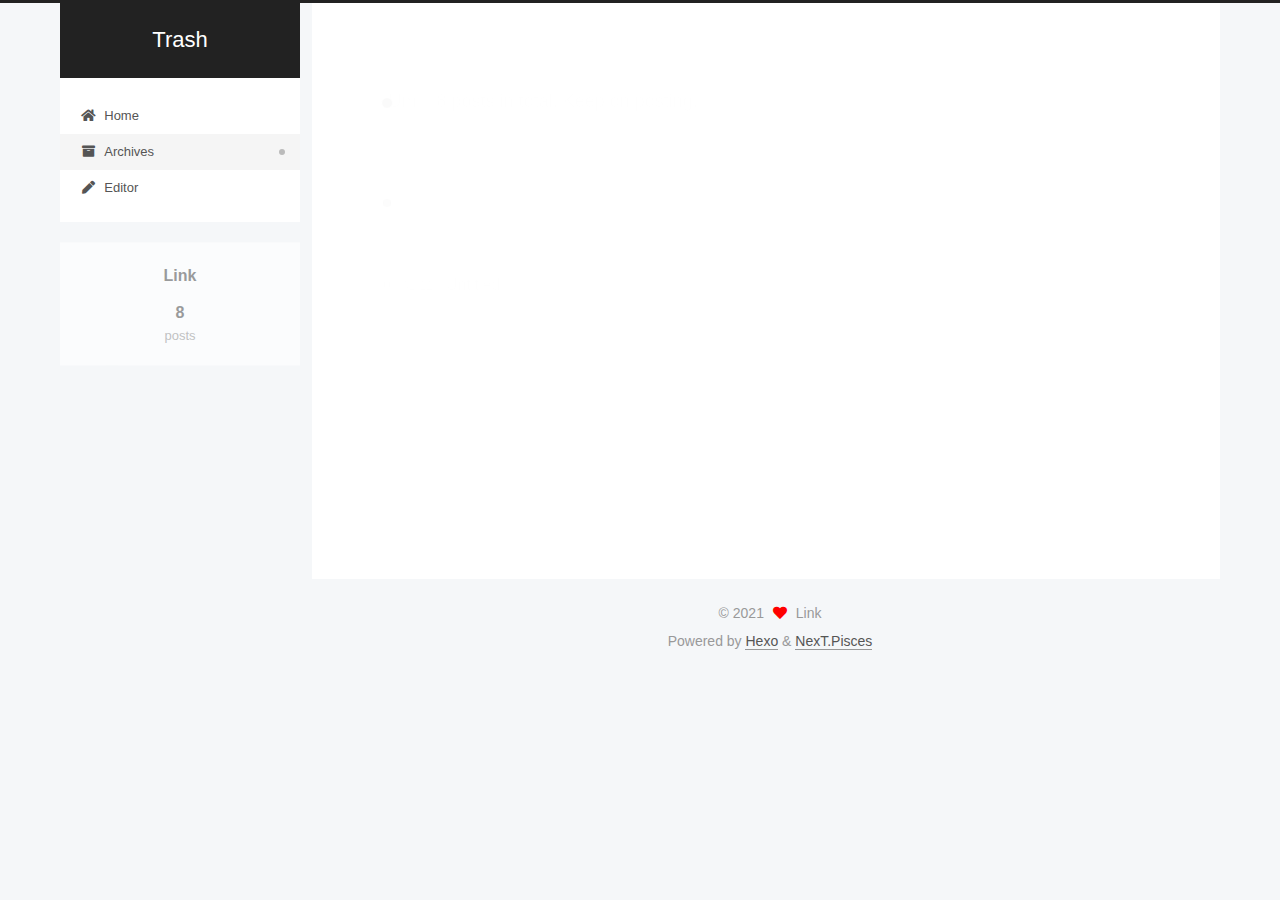
<file: archives/2021/02/index.html>
<!DOCTYPE html>
<html lang="en">
<head>
  <meta charset="UTF-8">
<meta name="viewport" content="width=device-width, initial-scale=1, maximum-scale=2">
<meta name="theme-color" content="#222">
<meta name="generator" content="Hexo 5.3.0">
  <link rel="apple-touch-icon" sizes="180x180" href="/images/apple-touch-icon-next.png">
  <link rel="icon" type="image/png" sizes="32x32" href="/images/favicon-32x32-next.png">
  <link rel="icon" type="image/png" sizes="16x16" href="/images/favicon-16x16-next.png">
  <link rel="mask-icon" href="/images/logo.svg" color="#222">

<link rel="stylesheet" href="/css/main.css">


<link rel="stylesheet" href="/lib/font-awesome/css/all.min.css">

<script id="hexo-configurations">
    var NexT = window.NexT || {};
    var CONFIG = {"hostname":"example.com","root":"/","scheme":"Pisces","version":"7.8.0","exturl":false,"sidebar":{"position":"left","display":"post","padding":18,"offset":12,"onmobile":false},"copycode":{"enable":false,"show_result":false,"style":null},"back2top":{"enable":true,"sidebar":false,"scrollpercent":false},"bookmark":{"enable":false,"color":"#222","save":"auto"},"fancybox":false,"mediumzoom":false,"lazyload":false,"pangu":false,"comments":{"style":"tabs","active":null,"storage":true,"lazyload":false,"nav":null},"algolia":{"hits":{"per_page":10},"labels":{"input_placeholder":"Search for Posts","hits_empty":"We didn't find any results for the search: ${query}","hits_stats":"${hits} results found in ${time} ms"}},"localsearch":{"enable":false,"trigger":"auto","top_n_per_article":1,"unescape":false,"preload":false},"motion":{"enable":true,"async":false,"transition":{"post_block":"fadeIn","post_header":"slideDownIn","post_body":"slideDownIn","coll_header":"slideLeftIn","sidebar":"slideUpIn"}}};
  </script>

  <meta property="og:type" content="website">
<meta property="og:title" content="Trash">
<meta property="og:url" content="http://example.com/archives/2021/02/index.html">
<meta property="og:site_name" content="Trash">
<meta property="og:locale" content="en_US">
<meta property="article:author" content="Link">
<meta name="twitter:card" content="summary">

<link rel="canonical" href="http://example.com/archives/2021/02/">


<script id="page-configurations">
  // https://hexo.io/docs/variables.html
  CONFIG.page = {
    sidebar: "",
    isHome : false,
    isPost : false,
    lang   : 'en'
  };
</script>

  <title>Archive | Trash</title>
  






  <noscript>
  <style>
  .use-motion .brand,
  .use-motion .menu-item,
  .sidebar-inner,
  .use-motion .post-block,
  .use-motion .pagination,
  .use-motion .comments,
  .use-motion .post-header,
  .use-motion .post-body,
  .use-motion .collection-header { opacity: initial; }

  .use-motion .site-title,
  .use-motion .site-subtitle {
    opacity: initial;
    top: initial;
  }

  .use-motion .logo-line-before i { left: initial; }
  .use-motion .logo-line-after i { right: initial; }
  </style>
</noscript>

</head>

<body itemscope itemtype="http://schema.org/WebPage">
  <div class="container use-motion">
    <div class="headband"></div>

    <header class="header" itemscope itemtype="http://schema.org/WPHeader">
      <div class="header-inner"><div class="site-brand-container">
  <div class="site-nav-toggle">
    <div class="toggle" aria-label="Toggle navigation bar">
      <span class="toggle-line toggle-line-first"></span>
      <span class="toggle-line toggle-line-middle"></span>
      <span class="toggle-line toggle-line-last"></span>
    </div>
  </div>

  <div class="site-meta">

    <a href="/" class="brand" rel="start">
      <span class="logo-line-before"><i></i></span>
      <h1 class="site-title">Trash</h1>
      <span class="logo-line-after"><i></i></span>
    </a>
  </div>

  <div class="site-nav-right">
    <div class="toggle popup-trigger">
    </div>
  </div>
</div>




<nav class="site-nav">
  <ul id="menu" class="main-menu menu">
        <li class="menu-item menu-item-home">

    <a href="/" rel="section"><i class="fa fa-home fa-fw"></i>Home</a>

  </li>
        <li class="menu-item menu-item-archives">

    <a href="/archives/" rel="section"><i class="fa fa-archive fa-fw"></i>Archives</a>

  </li>
        <li class="menu-item menu-item-editor">

    <a href="/md_editor/" rel="section"><i class="fas fa-pen fa-fw"></i>Editor</a>

  </li>
  </ul>
</nav>




</div>
    </header>

    
  <div class="back-to-top">
    <i class="fa fa-arrow-up"></i>
    <span>0%</span>
  </div>


    <main class="main">
      <div class="main-inner">
        <div class="content-wrap">
          

          <div class="content archive">
            

  
  
  
  <div class="post-block">
    <div class="posts-collapse">
      <div class="collection-title">
        <span class="collection-header">Um..! 8 posts in total. Keep on posting.</span>
      </div>

      
    <div class="collection-year">
      <span class="collection-header">2021</span>
    </div>

  <article itemscope itemtype="http://schema.org/Article">
    <header class="post-header">

      <div class="post-meta">
        <time itemprop="dateCreated"
              datetime="2021-02-12T00:00:00+00:00"
              content="2021-02-12">
          02-12
        </time>
      </div>

      <div class="post-title">
          <a class="post-title-link" href="/2021/02/12/%E8%99%9A%E6%8B%9F%E6%9C%BAVMware%E5%AE%89%E8%A3%85%E9%BB%91%E8%8B%B9%E6%9E%9C/" itemprop="url">
            <span itemprop="name">Untitled</span>
          </a>
      </div>

    </header>
  </article>

  <article itemscope itemtype="http://schema.org/Article">
    <header class="post-header">

      <div class="post-meta">
        <time itemprop="dateCreated"
              datetime="2021-02-03T00:00:00+00:00"
              content="2021-02-03">
          02-03
        </time>
      </div>

      <div class="post-title">
          <a class="post-title-link" href="/2021/02/03/vlmcsd%E6%BF%80%E6%B4%BBWindows/" itemprop="url">
            <span itemprop="name">kms激活</span>
          </a>
      </div>

    </header>
  </article>

  <article itemscope itemtype="http://schema.org/Article">
    <header class="post-header">

      <div class="post-meta">
        <time itemprop="dateCreated"
              datetime="2021-02-03T00:00:00+00:00"
              content="2021-02-03">
          02-03
        </time>
      </div>

      <div class="post-title">
          <a class="post-title-link" href="/2021/02/03/%E5%B8%B8%E7%94%A8linux%20%E5%91%BD%E4%BB%A4%E8%A1%8C/" itemprop="url">
            <span itemprop="name">linux 命令 备忘录</span>
          </a>
      </div>

    </header>
  </article>

  <article itemscope itemtype="http://schema.org/Article">
    <header class="post-header">

      <div class="post-meta">
        <time itemprop="dateCreated"
              datetime="2021-02-02T00:00:01+00:00"
              content="2021-02-02">
          02-02
        </time>
      </div>

      <div class="post-title">
          <a class="post-title-link" href="/2021/02/02/hexo_bugs/" itemprop="url">
            <span itemprop="name">hexo bugs</span>
          </a>
      </div>

    </header>
  </article>


    </div>
  </div>
  
  
  

  



          </div>
          

<script>
  window.addEventListener('tabs:register', () => {
    let { activeClass } = CONFIG.comments;
    if (CONFIG.comments.storage) {
      activeClass = localStorage.getItem('comments_active') || activeClass;
    }
    if (activeClass) {
      let activeTab = document.querySelector(`a[href="#comment-${activeClass}"]`);
      if (activeTab) {
        activeTab.click();
      }
    }
  });
  if (CONFIG.comments.storage) {
    window.addEventListener('tabs:click', event => {
      if (!event.target.matches('.tabs-comment .tab-content .tab-pane')) return;
      let commentClass = event.target.classList[1];
      localStorage.setItem('comments_active', commentClass);
    });
  }
</script>

        </div>
          
  
  <div class="toggle sidebar-toggle">
    <span class="toggle-line toggle-line-first"></span>
    <span class="toggle-line toggle-line-middle"></span>
    <span class="toggle-line toggle-line-last"></span>
  </div>

  <aside class="sidebar">
    <div class="sidebar-inner">

      <ul class="sidebar-nav motion-element">
        <li class="sidebar-nav-toc">
          Table of Contents
        </li>
        <li class="sidebar-nav-overview">
          Overview
        </li>
      </ul>

      <!--noindex-->
      <div class="post-toc-wrap sidebar-panel">
      </div>
      <!--/noindex-->

      <div class="site-overview-wrap sidebar-panel">
        <div class="site-author motion-element" itemprop="author" itemscope itemtype="http://schema.org/Person">
  <p class="site-author-name" itemprop="name">Link</p>
  <div class="site-description" itemprop="description"></div>
</div>
<div class="site-state-wrap motion-element">
  <nav class="site-state">
      <div class="site-state-item site-state-posts">
          <a href="/archives/">
        
          <span class="site-state-item-count">8</span>
          <span class="site-state-item-name">posts</span>
        </a>
      </div>
  </nav>
</div>



      </div>

    </div>
  </aside>
  <div id="sidebar-dimmer"></div>


      </div>
    </main>

    <footer class="footer">
      <div class="footer-inner">
        

        

<div class="copyright">
  
  &copy; 
  <span itemprop="copyrightYear">2021</span>
  <span class="with-love">
    <i class="fa fa-heart"></i>
  </span>
  <span class="author" itemprop="copyrightHolder">Link</span>
</div>
  <div class="powered-by">Powered by <a href="https://hexo.io/" class="theme-link" rel="noopener" target="_blank">Hexo</a> & <a href="https://pisces.theme-next.org/" class="theme-link" rel="noopener" target="_blank">NexT.Pisces</a>
  </div>

        








      </div>
    </footer>
  </div>

  
  <script src="/lib/anime.min.js"></script>
  <script src="/lib/velocity/velocity.min.js"></script>
  <script src="/lib/velocity/velocity.ui.min.js"></script>

<script src="/js/utils.js"></script>

<script src="/js/motion.js"></script>


<script src="/js/schemes/pisces.js"></script>


<script src="/js/next-boot.js"></script>




  















  

  

</body>
</html>
</file>
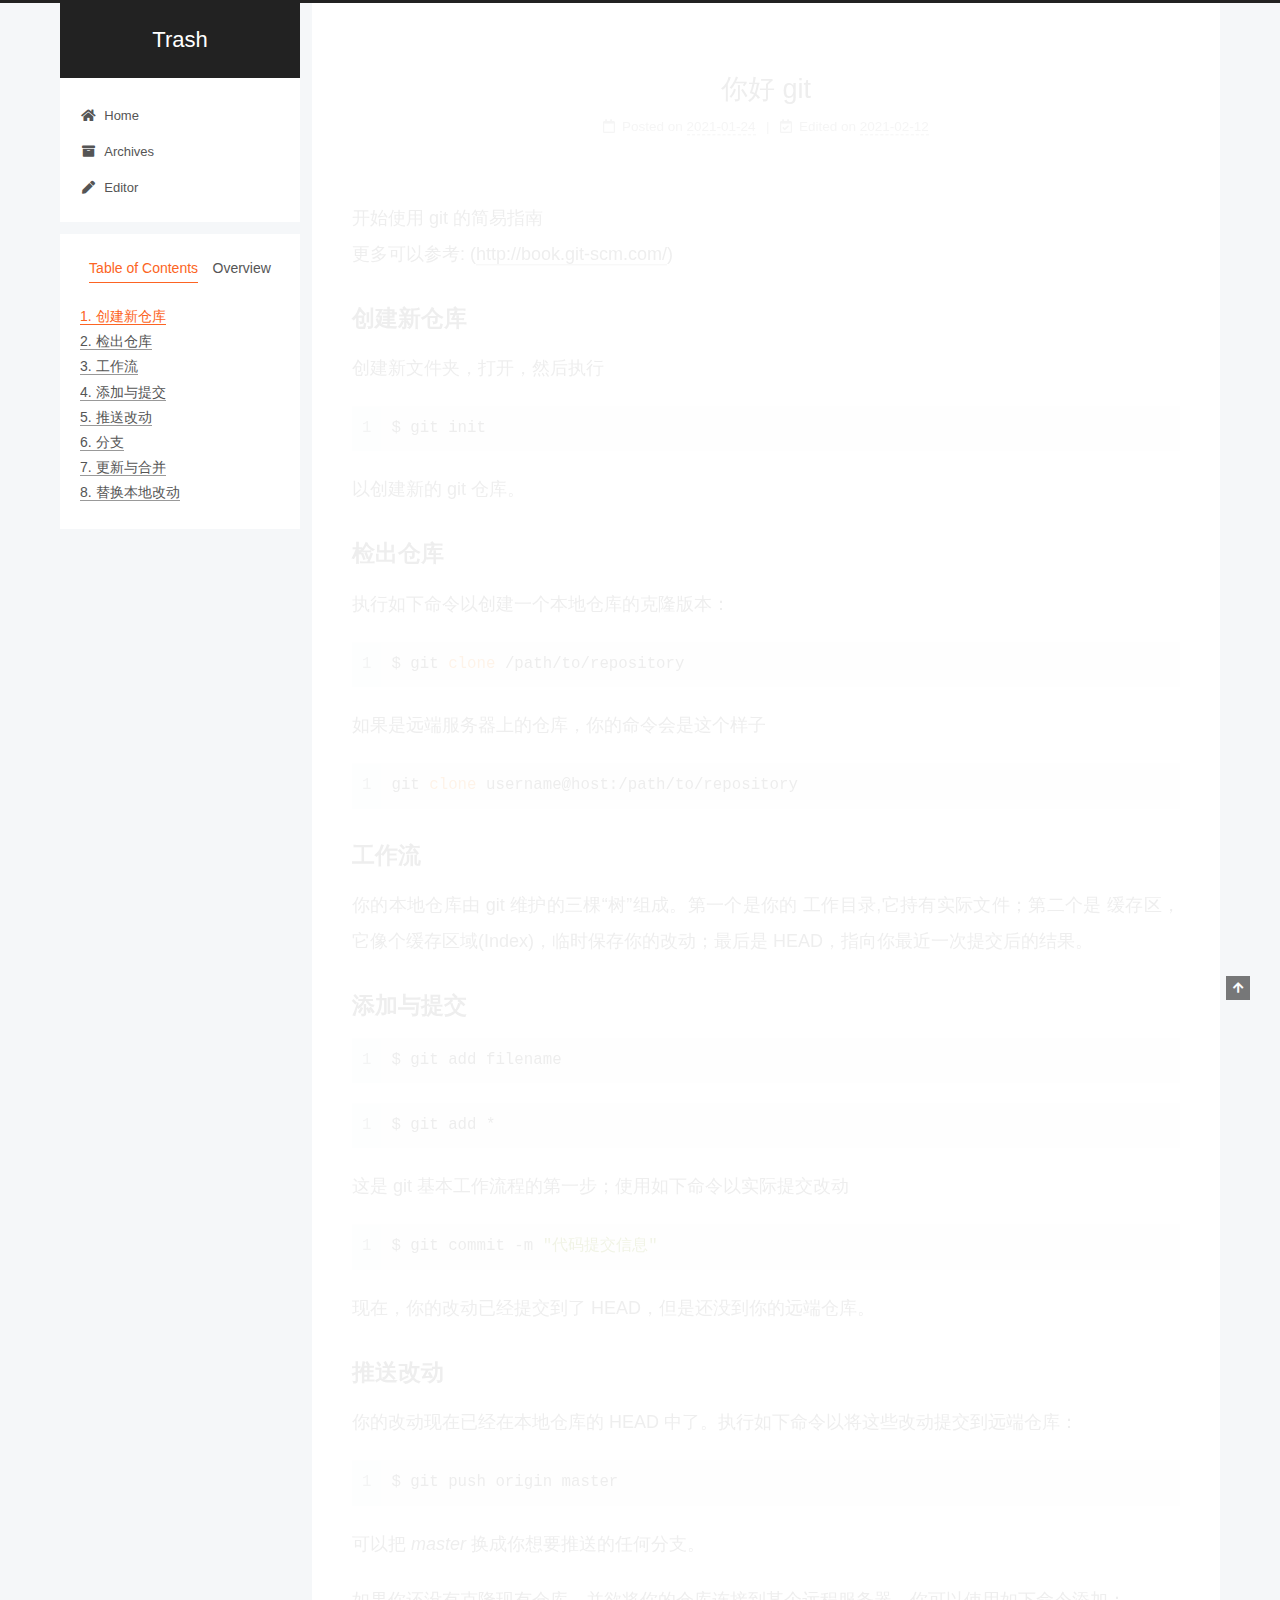
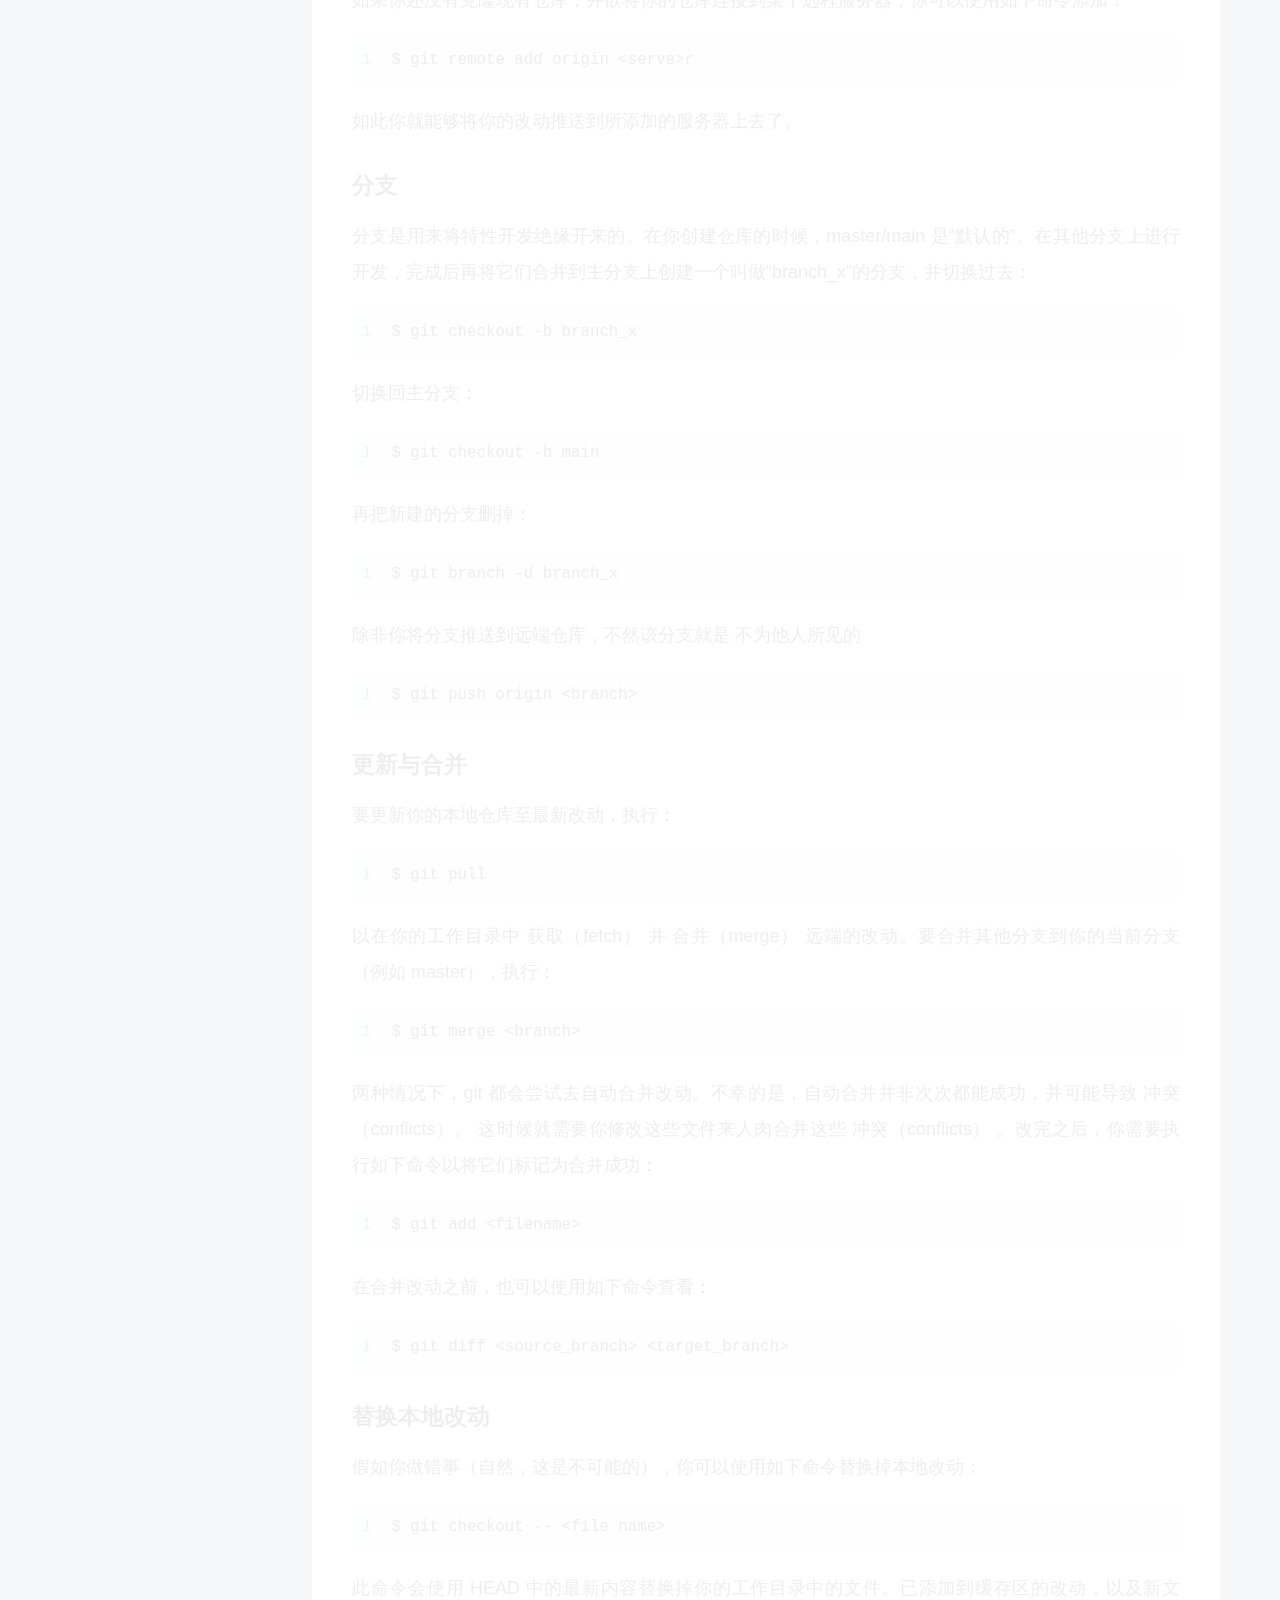
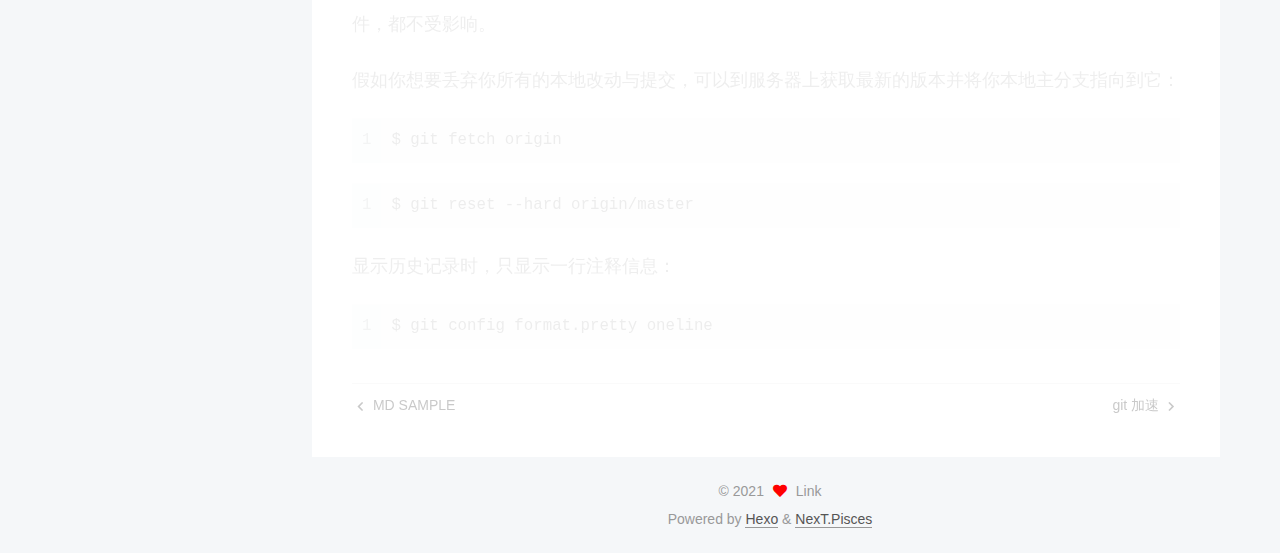
<file: 2021/01/24/hello-git/index.html>
<!DOCTYPE html>
<html lang="en">
<head>
  <meta charset="UTF-8">
<meta name="viewport" content="width=device-width, initial-scale=1, maximum-scale=2">
<meta name="theme-color" content="#222">
<meta name="generator" content="Hexo 5.3.0">
  <link rel="apple-touch-icon" sizes="180x180" href="/images/apple-touch-icon-next.png">
  <link rel="icon" type="image/png" sizes="32x32" href="/images/favicon-32x32-next.png">
  <link rel="icon" type="image/png" sizes="16x16" href="/images/favicon-16x16-next.png">
  <link rel="mask-icon" href="/images/logo.svg" color="#222">

<link rel="stylesheet" href="/css/main.css">


<link rel="stylesheet" href="/lib/font-awesome/css/all.min.css">

<script id="hexo-configurations">
    var NexT = window.NexT || {};
    var CONFIG = {"hostname":"example.com","root":"/","scheme":"Pisces","version":"7.8.0","exturl":false,"sidebar":{"position":"left","display":"post","padding":18,"offset":12,"onmobile":false},"copycode":{"enable":false,"show_result":false,"style":null},"back2top":{"enable":true,"sidebar":false,"scrollpercent":false},"bookmark":{"enable":false,"color":"#222","save":"auto"},"fancybox":false,"mediumzoom":false,"lazyload":false,"pangu":false,"comments":{"style":"tabs","active":null,"storage":true,"lazyload":false,"nav":null},"algolia":{"hits":{"per_page":10},"labels":{"input_placeholder":"Search for Posts","hits_empty":"We didn't find any results for the search: ${query}","hits_stats":"${hits} results found in ${time} ms"}},"localsearch":{"enable":false,"trigger":"auto","top_n_per_article":1,"unescape":false,"preload":false},"motion":{"enable":true,"async":false,"transition":{"post_block":"fadeIn","post_header":"slideDownIn","post_body":"slideDownIn","coll_header":"slideLeftIn","sidebar":"slideUpIn"}}};
  </script>

  <meta name="description" content="开始使用 git 的简易指南更多可以参考: (http:&#x2F;&#x2F;book.git-scm.com&#x2F;) 创建新仓库创建新文件夹，打开，然后执行 1$ git init   以创建新的 git 仓库。 检出仓库执行如下命令以创建一个本地仓库的克隆版本： 1$ git clone &#x2F;path&#x2F;to&#x2F;repository 如果是远端服务器上的仓库，你的命令会是这个样子 1git clone username@">
<meta property="og:type" content="article">
<meta property="og:title" content="你好 git">
<meta property="og:url" content="http://example.com/2021/01/24/hello-git/index.html">
<meta property="og:site_name" content="Trash">
<meta property="og:description" content="开始使用 git 的简易指南更多可以参考: (http:&#x2F;&#x2F;book.git-scm.com&#x2F;) 创建新仓库创建新文件夹，打开，然后执行 1$ git init   以创建新的 git 仓库。 检出仓库执行如下命令以创建一个本地仓库的克隆版本： 1$ git clone &#x2F;path&#x2F;to&#x2F;repository 如果是远端服务器上的仓库，你的命令会是这个样子 1git clone username@">
<meta property="og:locale" content="en_US">
<meta property="article:published_time" content="2021-01-24T00:00:01.000Z">
<meta property="article:modified_time" content="2021-02-12T05:06:45.949Z">
<meta property="article:author" content="Link">
<meta name="twitter:card" content="summary">

<link rel="canonical" href="http://example.com/2021/01/24/hello-git/">


<script id="page-configurations">
  // https://hexo.io/docs/variables.html
  CONFIG.page = {
    sidebar: "",
    isHome : false,
    isPost : true,
    lang   : 'en'
  };
</script>

  <title>你好 git | Trash</title>
  






  <noscript>
  <style>
  .use-motion .brand,
  .use-motion .menu-item,
  .sidebar-inner,
  .use-motion .post-block,
  .use-motion .pagination,
  .use-motion .comments,
  .use-motion .post-header,
  .use-motion .post-body,
  .use-motion .collection-header { opacity: initial; }

  .use-motion .site-title,
  .use-motion .site-subtitle {
    opacity: initial;
    top: initial;
  }

  .use-motion .logo-line-before i { left: initial; }
  .use-motion .logo-line-after i { right: initial; }
  </style>
</noscript>

</head>

<body itemscope itemtype="http://schema.org/WebPage">
  <div class="container use-motion">
    <div class="headband"></div>

    <header class="header" itemscope itemtype="http://schema.org/WPHeader">
      <div class="header-inner"><div class="site-brand-container">
  <div class="site-nav-toggle">
    <div class="toggle" aria-label="Toggle navigation bar">
      <span class="toggle-line toggle-line-first"></span>
      <span class="toggle-line toggle-line-middle"></span>
      <span class="toggle-line toggle-line-last"></span>
    </div>
  </div>

  <div class="site-meta">

    <a href="/" class="brand" rel="start">
      <span class="logo-line-before"><i></i></span>
      <h1 class="site-title">Trash</h1>
      <span class="logo-line-after"><i></i></span>
    </a>
  </div>

  <div class="site-nav-right">
    <div class="toggle popup-trigger">
    </div>
  </div>
</div>




<nav class="site-nav">
  <ul id="menu" class="main-menu menu">
        <li class="menu-item menu-item-home">

    <a href="/" rel="section"><i class="fa fa-home fa-fw"></i>Home</a>

  </li>
        <li class="menu-item menu-item-archives">

    <a href="/archives/" rel="section"><i class="fa fa-archive fa-fw"></i>Archives</a>

  </li>
        <li class="menu-item menu-item-editor">

    <a href="/md_editor/" rel="section"><i class="fas fa-pen fa-fw"></i>Editor</a>

  </li>
  </ul>
</nav>




</div>
    </header>

    
  <div class="back-to-top">
    <i class="fa fa-arrow-up"></i>
    <span>0%</span>
  </div>


    <main class="main">
      <div class="main-inner">
        <div class="content-wrap">
          

          <div class="content post posts-expand">
            

    
  
  
  <article itemscope itemtype="http://schema.org/Article" class="post-block" lang="en">
    <link itemprop="mainEntityOfPage" href="http://example.com/2021/01/24/hello-git/">

    <span hidden itemprop="author" itemscope itemtype="http://schema.org/Person">
      <meta itemprop="image" content="/images/avatar.gif">
      <meta itemprop="name" content="Link">
      <meta itemprop="description" content="">
    </span>

    <span hidden itemprop="publisher" itemscope itemtype="http://schema.org/Organization">
      <meta itemprop="name" content="Trash">
    </span>
      <header class="post-header">
        <h1 class="post-title" itemprop="name headline">
          你好 git
        </h1>

        <div class="post-meta">
            <span class="post-meta-item">
              <span class="post-meta-item-icon">
                <i class="far fa-calendar"></i>
              </span>
              <span class="post-meta-item-text">Posted on</span>

              <time title="Created: 2021-01-24 00:00:01" itemprop="dateCreated datePublished" datetime="2021-01-24T00:00:01+00:00">2021-01-24</time>
            </span>
              <span class="post-meta-item">
                <span class="post-meta-item-icon">
                  <i class="far fa-calendar-check"></i>
                </span>
                <span class="post-meta-item-text">Edited on</span>
                <time title="Modified: 2021-02-12 05:06:45" itemprop="dateModified" datetime="2021-02-12T05:06:45+00:00">2021-02-12</time>
              </span>

          

        </div>
      </header>

    
    
    
    <div class="post-body" itemprop="articleBody">

      
        <p>开始使用 git 的简易指南<br>更多可以参考: (<a target="_blank" rel="noopener" href="http://book.git-scm.com/">http://book.git-scm.com/</a>)</p>
<h3 id="创建新仓库"><a href="#创建新仓库" class="headerlink" title="创建新仓库"></a>创建新仓库</h3><p>创建新文件夹，打开，然后执行</p>
<figure class="highlight bash"><table><tr><td class="gutter"><pre><span class="line">1</span><br></pre></td><td class="code"><pre><span class="line">$ git init </span><br></pre></td></tr></table></figure>
<p> 以创建新的 git 仓库。</p>
<h3 id="检出仓库"><a href="#检出仓库" class="headerlink" title="检出仓库"></a>检出仓库</h3><p>执行如下命令以创建一个本地仓库的克隆版本：</p>
<figure class="highlight bash"><table><tr><td class="gutter"><pre><span class="line">1</span><br></pre></td><td class="code"><pre><span class="line">$ git <span class="built_in">clone</span> /path/to/repository</span><br></pre></td></tr></table></figure>
<p>如果是远端服务器上的仓库，你的命令会是这个样子</p>
<figure class="highlight bash"><table><tr><td class="gutter"><pre><span class="line">1</span><br></pre></td><td class="code"><pre><span class="line">git <span class="built_in">clone</span> username@host:/path/to/repository</span><br></pre></td></tr></table></figure>
<h3 id="工作流"><a href="#工作流" class="headerlink" title="工作流"></a>工作流</h3><p>你的本地仓库由 git 维护的三棵“树”组成。第一个是你的 工作目录,它持有实际文件；第二个是 缓存区，它像个缓存区域(Index)，临时保存你的改动；最后是 HEAD，指向你最近一次提交后的结果。 </p>
<h3 id="添加与提交"><a href="#添加与提交" class="headerlink" title="添加与提交"></a>添加与提交</h3><figure class="highlight bash"><table><tr><td class="gutter"><pre><span class="line">1</span><br></pre></td><td class="code"><pre><span class="line">$ git add filename</span><br></pre></td></tr></table></figure>
<figure class="highlight bash"><table><tr><td class="gutter"><pre><span class="line">1</span><br></pre></td><td class="code"><pre><span class="line">$ git add *</span><br></pre></td></tr></table></figure>
<p>这是 git 基本工作流程的第一步；使用如下命令以实际提交改动</p>
<figure class="highlight bash"><table><tr><td class="gutter"><pre><span class="line">1</span><br></pre></td><td class="code"><pre><span class="line">$ git commit -m <span class="string">&quot;代码提交信息&quot;</span></span><br></pre></td></tr></table></figure>
<p>现在，你的改动已经提交到了 HEAD，但是还没到你的远端仓库。</p>
<h3 id="推送改动"><a href="#推送改动" class="headerlink" title="推送改动"></a>推送改动</h3><p>你的改动现在已经在本地仓库的 HEAD 中了。执行如下命令以将这些改动提交到远端仓库：</p>
<figure class="highlight bash"><table><tr><td class="gutter"><pre><span class="line">1</span><br></pre></td><td class="code"><pre><span class="line">$ git push origin master</span><br></pre></td></tr></table></figure>
<p>可以把 <i>master</i> 换成你想要推送的任何分支。</p>
<p>如果你还没有克隆现有仓库，并欲将你的仓库连接到某个远程服务器，你可以使用如下命令添加：</p>
<figure class="highlight bash"><table><tr><td class="gutter"><pre><span class="line">1</span><br></pre></td><td class="code"><pre><span class="line">$ git remote add origin &lt;serve&gt;r </span><br></pre></td></tr></table></figure>
<p>如此你就能够将你的改动推送到所添加的服务器上去了。</p>
<h3 id="分支"><a href="#分支" class="headerlink" title="分支"></a>分支</h3><p>分支是用来将特性开发绝缘开来的。在你创建仓库的时候，master/main 是“默认的”。在其他分支上进行开发，完成后再将它们合并到主分支上创建一个叫做“branch_x”的分支，并切换过去：</p>
<figure class="highlight bash"><table><tr><td class="gutter"><pre><span class="line">1</span><br></pre></td><td class="code"><pre><span class="line">$ git checkout -b branch_x</span><br></pre></td></tr></table></figure>
<p>切换回主分支：</p>
<figure class="highlight bash"><table><tr><td class="gutter"><pre><span class="line">1</span><br></pre></td><td class="code"><pre><span class="line">$ git checkout -b main</span><br></pre></td></tr></table></figure>
<p>再把新建的分支删掉：</p>
<figure class="highlight bash"><table><tr><td class="gutter"><pre><span class="line">1</span><br></pre></td><td class="code"><pre><span class="line">$ git branch -d branch_x</span><br></pre></td></tr></table></figure>
<p>除非你将分支推送到远端仓库，不然该分支就是 不为他人所见的</p>
<figure class="highlight bash"><table><tr><td class="gutter"><pre><span class="line">1</span><br></pre></td><td class="code"><pre><span class="line">$ git push origin &lt;branch&gt;</span><br></pre></td></tr></table></figure>
<h3 id="更新与合并"><a href="#更新与合并" class="headerlink" title="更新与合并"></a>更新与合并</h3><p>要更新你的本地仓库至最新改动，执行：</p>
<figure class="highlight bash"><table><tr><td class="gutter"><pre><span class="line">1</span><br></pre></td><td class="code"><pre><span class="line">$ git pull</span><br></pre></td></tr></table></figure>
<p>以在你的工作目录中 获取（fetch） 并 合并（merge） 远端的改动。要合并其他分支到你的当前分支（例如 master），执行：</p>
<figure class="highlight bash"><table><tr><td class="gutter"><pre><span class="line">1</span><br></pre></td><td class="code"><pre><span class="line">$ git merge &lt;branch&gt;</span><br></pre></td></tr></table></figure>
<p>两种情况下，git 都会尝试去自动合并改动。不幸的是，自动合并并非次次都能成功，并可能导致 冲突（conflicts）。 这时候就需要你修改这些文件来人肉合并这些 冲突（conflicts） 。改完之后，你需要执行如下命令以将它们标记为合并成功：</p>
<figure class="highlight bash"><table><tr><td class="gutter"><pre><span class="line">1</span><br></pre></td><td class="code"><pre><span class="line">$ git add &lt;filename&gt;</span><br></pre></td></tr></table></figure>
<p>在合并改动之前，也可以使用如下命令查看：</p>
<figure class="highlight bash"><table><tr><td class="gutter"><pre><span class="line">1</span><br></pre></td><td class="code"><pre><span class="line">$ git diff &lt;source_branch&gt; &lt;target_branch&gt;</span><br></pre></td></tr></table></figure>
<h3 id="替换本地改动"><a href="#替换本地改动" class="headerlink" title="替换本地改动"></a>替换本地改动</h3><p>假如你做错事（自然，这是不可能的），你可以使用如下命令替换掉本地改动：</p>
<figure class="highlight bash"><table><tr><td class="gutter"><pre><span class="line">1</span><br></pre></td><td class="code"><pre><span class="line">$ git checkout -- &lt;file name&gt;</span><br></pre></td></tr></table></figure>
<p>此命令会使用 HEAD 中的最新内容替换掉你的工作目录中的文件。已添加到缓存区的改动，以及新文件，都不受影响。</p>
<p>假如你想要丢弃你所有的本地改动与提交，可以到服务器上获取最新的版本并将你本地主分支指向到它：</p>
<figure class="highlight bash"><table><tr><td class="gutter"><pre><span class="line">1</span><br></pre></td><td class="code"><pre><span class="line">$ git fetch origin</span><br></pre></td></tr></table></figure>
<figure class="highlight bash"><table><tr><td class="gutter"><pre><span class="line">1</span><br></pre></td><td class="code"><pre><span class="line">$ git reset --hard origin/master </span><br></pre></td></tr></table></figure>
<p>显示历史记录时，只显示一行注释信息：</p>
<figure class="highlight bash"><table><tr><td class="gutter"><pre><span class="line">1</span><br></pre></td><td class="code"><pre><span class="line">$ git config format.pretty oneline</span><br></pre></td></tr></table></figure>








































    </div>

    
    
    

      <footer class="post-footer">

        


        
    <div class="post-nav">
      <div class="post-nav-item">
    <a href="/2021/01/23/sample/" rel="prev" title="MD SAMPLE">
      <i class="fa fa-chevron-left"></i> MD SAMPLE
    </a></div>
      <div class="post-nav-item">
    <a href="/2021/01/26/git%E5%8A%A0%E9%80%9F/" rel="next" title="git 加速">
      git 加速 <i class="fa fa-chevron-right"></i>
    </a></div>
    </div>
      </footer>
    
  </article>
  
  
  



          </div>
          

<script>
  window.addEventListener('tabs:register', () => {
    let { activeClass } = CONFIG.comments;
    if (CONFIG.comments.storage) {
      activeClass = localStorage.getItem('comments_active') || activeClass;
    }
    if (activeClass) {
      let activeTab = document.querySelector(`a[href="#comment-${activeClass}"]`);
      if (activeTab) {
        activeTab.click();
      }
    }
  });
  if (CONFIG.comments.storage) {
    window.addEventListener('tabs:click', event => {
      if (!event.target.matches('.tabs-comment .tab-content .tab-pane')) return;
      let commentClass = event.target.classList[1];
      localStorage.setItem('comments_active', commentClass);
    });
  }
</script>

        </div>
          
  
  <div class="toggle sidebar-toggle">
    <span class="toggle-line toggle-line-first"></span>
    <span class="toggle-line toggle-line-middle"></span>
    <span class="toggle-line toggle-line-last"></span>
  </div>

  <aside class="sidebar">
    <div class="sidebar-inner">

      <ul class="sidebar-nav motion-element">
        <li class="sidebar-nav-toc">
          Table of Contents
        </li>
        <li class="sidebar-nav-overview">
          Overview
        </li>
      </ul>

      <!--noindex-->
      <div class="post-toc-wrap sidebar-panel">
          <div class="post-toc motion-element"><ol class="nav"><li class="nav-item nav-level-3"><a class="nav-link" href="#%E5%88%9B%E5%BB%BA%E6%96%B0%E4%BB%93%E5%BA%93"><span class="nav-number">1.</span> <span class="nav-text">创建新仓库</span></a></li><li class="nav-item nav-level-3"><a class="nav-link" href="#%E6%A3%80%E5%87%BA%E4%BB%93%E5%BA%93"><span class="nav-number">2.</span> <span class="nav-text">检出仓库</span></a></li><li class="nav-item nav-level-3"><a class="nav-link" href="#%E5%B7%A5%E4%BD%9C%E6%B5%81"><span class="nav-number">3.</span> <span class="nav-text">工作流</span></a></li><li class="nav-item nav-level-3"><a class="nav-link" href="#%E6%B7%BB%E5%8A%A0%E4%B8%8E%E6%8F%90%E4%BA%A4"><span class="nav-number">4.</span> <span class="nav-text">添加与提交</span></a></li><li class="nav-item nav-level-3"><a class="nav-link" href="#%E6%8E%A8%E9%80%81%E6%94%B9%E5%8A%A8"><span class="nav-number">5.</span> <span class="nav-text">推送改动</span></a></li><li class="nav-item nav-level-3"><a class="nav-link" href="#%E5%88%86%E6%94%AF"><span class="nav-number">6.</span> <span class="nav-text">分支</span></a></li><li class="nav-item nav-level-3"><a class="nav-link" href="#%E6%9B%B4%E6%96%B0%E4%B8%8E%E5%90%88%E5%B9%B6"><span class="nav-number">7.</span> <span class="nav-text">更新与合并</span></a></li><li class="nav-item nav-level-3"><a class="nav-link" href="#%E6%9B%BF%E6%8D%A2%E6%9C%AC%E5%9C%B0%E6%94%B9%E5%8A%A8"><span class="nav-number">8.</span> <span class="nav-text">替换本地改动</span></a></li></ol></div>
      </div>
      <!--/noindex-->

      <div class="site-overview-wrap sidebar-panel">
        <div class="site-author motion-element" itemprop="author" itemscope itemtype="http://schema.org/Person">
  <p class="site-author-name" itemprop="name">Link</p>
  <div class="site-description" itemprop="description"></div>
</div>
<div class="site-state-wrap motion-element">
  <nav class="site-state">
      <div class="site-state-item site-state-posts">
          <a href="/archives/">
        
          <span class="site-state-item-count">8</span>
          <span class="site-state-item-name">posts</span>
        </a>
      </div>
  </nav>
</div>



      </div>

    </div>
  </aside>
  <div id="sidebar-dimmer"></div>


      </div>
    </main>

    <footer class="footer">
      <div class="footer-inner">
        

        

<div class="copyright">
  
  &copy; 
  <span itemprop="copyrightYear">2021</span>
  <span class="with-love">
    <i class="fa fa-heart"></i>
  </span>
  <span class="author" itemprop="copyrightHolder">Link</span>
</div>
  <div class="powered-by">Powered by <a href="https://hexo.io/" class="theme-link" rel="noopener" target="_blank">Hexo</a> & <a href="https://pisces.theme-next.org/" class="theme-link" rel="noopener" target="_blank">NexT.Pisces</a>
  </div>

        








      </div>
    </footer>
  </div>

  
  <script src="/lib/anime.min.js"></script>
  <script src="/lib/velocity/velocity.min.js"></script>
  <script src="/lib/velocity/velocity.ui.min.js"></script>

<script src="/js/utils.js"></script>

<script src="/js/motion.js"></script>


<script src="/js/schemes/pisces.js"></script>


<script src="/js/next-boot.js"></script>




  















  

  

</body>
</html>
</file>
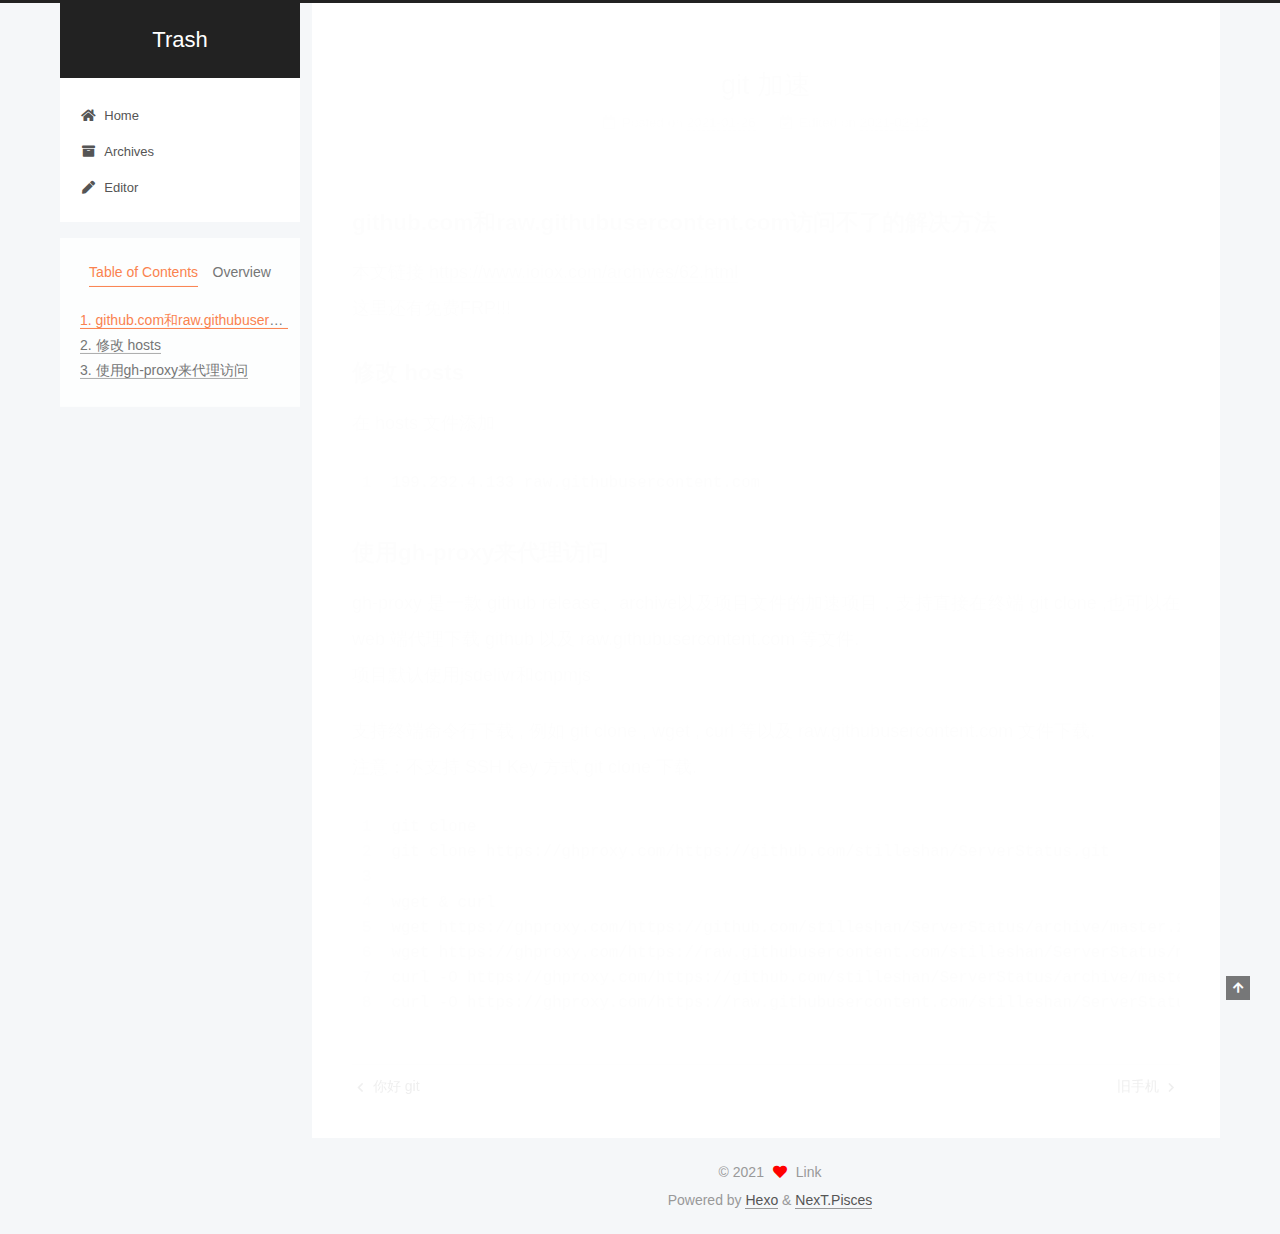
<file: 2021/01/26/git加速/index.html>
<!DOCTYPE html>
<html lang="en">
<head>
  <meta charset="UTF-8">
<meta name="viewport" content="width=device-width, initial-scale=1, maximum-scale=2">
<meta name="theme-color" content="#222">
<meta name="generator" content="Hexo 5.3.0">
  <link rel="apple-touch-icon" sizes="180x180" href="/images/apple-touch-icon-next.png">
  <link rel="icon" type="image/png" sizes="32x32" href="/images/favicon-32x32-next.png">
  <link rel="icon" type="image/png" sizes="16x16" href="/images/favicon-16x16-next.png">
  <link rel="mask-icon" href="/images/logo.svg" color="#222">

<link rel="stylesheet" href="/css/main.css">


<link rel="stylesheet" href="/lib/font-awesome/css/all.min.css">

<script id="hexo-configurations">
    var NexT = window.NexT || {};
    var CONFIG = {"hostname":"example.com","root":"/","scheme":"Pisces","version":"7.8.0","exturl":false,"sidebar":{"position":"left","display":"post","padding":18,"offset":12,"onmobile":false},"copycode":{"enable":false,"show_result":false,"style":null},"back2top":{"enable":true,"sidebar":false,"scrollpercent":false},"bookmark":{"enable":false,"color":"#222","save":"auto"},"fancybox":false,"mediumzoom":false,"lazyload":false,"pangu":false,"comments":{"style":"tabs","active":null,"storage":true,"lazyload":false,"nav":null},"algolia":{"hits":{"per_page":10},"labels":{"input_placeholder":"Search for Posts","hits_empty":"We didn't find any results for the search: ${query}","hits_stats":"${hits} results found in ${time} ms"}},"localsearch":{"enable":false,"trigger":"auto","top_n_per_article":1,"unescape":false,"preload":false},"motion":{"enable":true,"async":false,"transition":{"post_block":"fadeIn","post_header":"slideDownIn","post_body":"slideDownIn","coll_header":"slideLeftIn","sidebar":"slideUpIn"}}};
  </script>

  <meta name="description" content="github.com和raw.githubusercontent.com访问不了的解决方法本文链接 https:&#x2F;&#x2F;www.ioiox.com&#x2F;archives&#x2F;62.html这里还有免费FRP!!! 修改 hosts在 hosts 文件添加 1199.232.4.133 raw.githubusercontent.com 使用gh-proxy来代理访问gh-proxy 是一款 github re">
<meta property="og:type" content="article">
<meta property="og:title" content="git 加速">
<meta property="og:url" content="http://example.com/2021/01/26/git%E5%8A%A0%E9%80%9F/index.html">
<meta property="og:site_name" content="Trash">
<meta property="og:description" content="github.com和raw.githubusercontent.com访问不了的解决方法本文链接 https:&#x2F;&#x2F;www.ioiox.com&#x2F;archives&#x2F;62.html这里还有免费FRP!!! 修改 hosts在 hosts 文件添加 1199.232.4.133 raw.githubusercontent.com 使用gh-proxy来代理访问gh-proxy 是一款 github re">
<meta property="og:locale" content="en_US">
<meta property="article:published_time" content="2021-01-26T00:00:01.000Z">
<meta property="article:modified_time" content="2021-02-12T05:06:45.949Z">
<meta property="article:author" content="Link">
<meta name="twitter:card" content="summary">

<link rel="canonical" href="http://example.com/2021/01/26/git%E5%8A%A0%E9%80%9F/">


<script id="page-configurations">
  // https://hexo.io/docs/variables.html
  CONFIG.page = {
    sidebar: "",
    isHome : false,
    isPost : true,
    lang   : 'en'
  };
</script>

  <title>git 加速 | Trash</title>
  






  <noscript>
  <style>
  .use-motion .brand,
  .use-motion .menu-item,
  .sidebar-inner,
  .use-motion .post-block,
  .use-motion .pagination,
  .use-motion .comments,
  .use-motion .post-header,
  .use-motion .post-body,
  .use-motion .collection-header { opacity: initial; }

  .use-motion .site-title,
  .use-motion .site-subtitle {
    opacity: initial;
    top: initial;
  }

  .use-motion .logo-line-before i { left: initial; }
  .use-motion .logo-line-after i { right: initial; }
  </style>
</noscript>

</head>

<body itemscope itemtype="http://schema.org/WebPage">
  <div class="container use-motion">
    <div class="headband"></div>

    <header class="header" itemscope itemtype="http://schema.org/WPHeader">
      <div class="header-inner"><div class="site-brand-container">
  <div class="site-nav-toggle">
    <div class="toggle" aria-label="Toggle navigation bar">
      <span class="toggle-line toggle-line-first"></span>
      <span class="toggle-line toggle-line-middle"></span>
      <span class="toggle-line toggle-line-last"></span>
    </div>
  </div>

  <div class="site-meta">

    <a href="/" class="brand" rel="start">
      <span class="logo-line-before"><i></i></span>
      <h1 class="site-title">Trash</h1>
      <span class="logo-line-after"><i></i></span>
    </a>
  </div>

  <div class="site-nav-right">
    <div class="toggle popup-trigger">
    </div>
  </div>
</div>




<nav class="site-nav">
  <ul id="menu" class="main-menu menu">
        <li class="menu-item menu-item-home">

    <a href="/" rel="section"><i class="fa fa-home fa-fw"></i>Home</a>

  </li>
        <li class="menu-item menu-item-archives">

    <a href="/archives/" rel="section"><i class="fa fa-archive fa-fw"></i>Archives</a>

  </li>
        <li class="menu-item menu-item-editor">

    <a href="/md_editor/" rel="section"><i class="fas fa-pen fa-fw"></i>Editor</a>

  </li>
  </ul>
</nav>




</div>
    </header>

    
  <div class="back-to-top">
    <i class="fa fa-arrow-up"></i>
    <span>0%</span>
  </div>


    <main class="main">
      <div class="main-inner">
        <div class="content-wrap">
          

          <div class="content post posts-expand">
            

    
  
  
  <article itemscope itemtype="http://schema.org/Article" class="post-block" lang="en">
    <link itemprop="mainEntityOfPage" href="http://example.com/2021/01/26/git%E5%8A%A0%E9%80%9F/">

    <span hidden itemprop="author" itemscope itemtype="http://schema.org/Person">
      <meta itemprop="image" content="/images/avatar.gif">
      <meta itemprop="name" content="Link">
      <meta itemprop="description" content="">
    </span>

    <span hidden itemprop="publisher" itemscope itemtype="http://schema.org/Organization">
      <meta itemprop="name" content="Trash">
    </span>
      <header class="post-header">
        <h1 class="post-title" itemprop="name headline">
          git 加速
        </h1>

        <div class="post-meta">
            <span class="post-meta-item">
              <span class="post-meta-item-icon">
                <i class="far fa-calendar"></i>
              </span>
              <span class="post-meta-item-text">Posted on</span>

              <time title="Created: 2021-01-26 00:00:01" itemprop="dateCreated datePublished" datetime="2021-01-26T00:00:01+00:00">2021-01-26</time>
            </span>
              <span class="post-meta-item">
                <span class="post-meta-item-icon">
                  <i class="far fa-calendar-check"></i>
                </span>
                <span class="post-meta-item-text">Edited on</span>
                <time title="Modified: 2021-02-12 05:06:45" itemprop="dateModified" datetime="2021-02-12T05:06:45+00:00">2021-02-12</time>
              </span>

          

        </div>
      </header>

    
    
    
    <div class="post-body" itemprop="articleBody">

      
        <h3 id="github-com和raw-githubusercontent-com访问不了的解决方法"><a href="#github-com和raw-githubusercontent-com访问不了的解决方法" class="headerlink" title="github.com和raw.githubusercontent.com访问不了的解决方法"></a>github.com和raw.githubusercontent.com访问不了的解决方法</h3><p>本文链接 <a target="_blank" rel="noopener" href="https://www.ioiox.com/archives/62.html">https://www.ioiox.com/archives/62.html</a><br>这里还有免费FRP!!!</p>
<h3 id="修改-hosts"><a href="#修改-hosts" class="headerlink" title="修改 hosts"></a>修改 hosts</h3><p>在 hosts 文件添加</p>
<figure class="highlight plain"><table><tr><td class="gutter"><pre><span class="line">1</span><br></pre></td><td class="code"><pre><span class="line">199.232.4.133 raw.githubusercontent.com</span><br></pre></td></tr></table></figure>
<h3 id="使用gh-proxy来代理访问"><a href="#使用gh-proxy来代理访问" class="headerlink" title="使用gh-proxy来代理访问"></a>使用gh-proxy来代理访问</h3><p>gh-proxy 是一款 github release、archive以及项目文件的加速项目，支持直接在终端 git clone ,也可以在 web 端代理下载 github 以及 raw.githubusercontent.com 等文件.<br>项目默认使用jsdelivr和cnpmjs</p>
<p>支持终端命令行下载 , 例如 git clone , wget , curl 等以及 raw.githubusercontent.com 文件下载.<br>注意：不支持 SSH Key 方式 git clone 下载.</p>
<figure class="highlight plain"><table><tr><td class="gutter"><pre><span class="line">1</span><br><span class="line">2</span><br><span class="line">3</span><br><span class="line">4</span><br><span class="line">5</span><br><span class="line">6</span><br><span class="line">7</span><br><span class="line">8</span><br></pre></td><td class="code"><pre><span class="line">git clone</span><br><span class="line">git clone https:&#x2F;&#x2F;ghproxy.com&#x2F;https:&#x2F;&#x2F;github.com&#x2F;stilleshan&#x2F;ServerStatus.git</span><br><span class="line"></span><br><span class="line">wget &amp; curl</span><br><span class="line">wget https:&#x2F;&#x2F;ghproxy.com&#x2F;https:&#x2F;&#x2F;github.com&#x2F;stilleshan&#x2F;ServerStatus&#x2F;archive&#x2F;master.zip</span><br><span class="line">wget https:&#x2F;&#x2F;ghproxy.com&#x2F;https:&#x2F;&#x2F;raw.githubusercontent.com&#x2F;stilleshan&#x2F;ServerStatus&#x2F;master&#x2F;Dockerfile</span><br><span class="line">curl -O https:&#x2F;&#x2F;ghproxy.com&#x2F;https:&#x2F;&#x2F;github.com&#x2F;stilleshan&#x2F;ServerStatus&#x2F;archive&#x2F;master.zip</span><br><span class="line">curl -O https:&#x2F;&#x2F;ghproxy.com&#x2F;https:&#x2F;&#x2F;raw.githubusercontent.com&#x2F;stilleshan&#x2F;ServerStatus&#x2F;master&#x2F;Dockerfile</span><br></pre></td></tr></table></figure>
    </div>

    
    
    

      <footer class="post-footer">

        


        
    <div class="post-nav">
      <div class="post-nav-item">
    <a href="/2021/01/24/hello-git/" rel="prev" title="你好 git">
      <i class="fa fa-chevron-left"></i> 你好 git
    </a></div>
      <div class="post-nav-item">
    <a href="/2021/01/27/linuxdeploy/" rel="next" title="旧手机">
      旧手机 <i class="fa fa-chevron-right"></i>
    </a></div>
    </div>
      </footer>
    
  </article>
  
  
  



          </div>
          

<script>
  window.addEventListener('tabs:register', () => {
    let { activeClass } = CONFIG.comments;
    if (CONFIG.comments.storage) {
      activeClass = localStorage.getItem('comments_active') || activeClass;
    }
    if (activeClass) {
      let activeTab = document.querySelector(`a[href="#comment-${activeClass}"]`);
      if (activeTab) {
        activeTab.click();
      }
    }
  });
  if (CONFIG.comments.storage) {
    window.addEventListener('tabs:click', event => {
      if (!event.target.matches('.tabs-comment .tab-content .tab-pane')) return;
      let commentClass = event.target.classList[1];
      localStorage.setItem('comments_active', commentClass);
    });
  }
</script>

        </div>
          
  
  <div class="toggle sidebar-toggle">
    <span class="toggle-line toggle-line-first"></span>
    <span class="toggle-line toggle-line-middle"></span>
    <span class="toggle-line toggle-line-last"></span>
  </div>

  <aside class="sidebar">
    <div class="sidebar-inner">

      <ul class="sidebar-nav motion-element">
        <li class="sidebar-nav-toc">
          Table of Contents
        </li>
        <li class="sidebar-nav-overview">
          Overview
        </li>
      </ul>

      <!--noindex-->
      <div class="post-toc-wrap sidebar-panel">
          <div class="post-toc motion-element"><ol class="nav"><li class="nav-item nav-level-3"><a class="nav-link" href="#github-com%E5%92%8Craw-githubusercontent-com%E8%AE%BF%E9%97%AE%E4%B8%8D%E4%BA%86%E7%9A%84%E8%A7%A3%E5%86%B3%E6%96%B9%E6%B3%95"><span class="nav-number">1.</span> <span class="nav-text">github.com和raw.githubusercontent.com访问不了的解决方法</span></a></li><li class="nav-item nav-level-3"><a class="nav-link" href="#%E4%BF%AE%E6%94%B9-hosts"><span class="nav-number">2.</span> <span class="nav-text">修改 hosts</span></a></li><li class="nav-item nav-level-3"><a class="nav-link" href="#%E4%BD%BF%E7%94%A8gh-proxy%E6%9D%A5%E4%BB%A3%E7%90%86%E8%AE%BF%E9%97%AE"><span class="nav-number">3.</span> <span class="nav-text">使用gh-proxy来代理访问</span></a></li></ol></div>
      </div>
      <!--/noindex-->

      <div class="site-overview-wrap sidebar-panel">
        <div class="site-author motion-element" itemprop="author" itemscope itemtype="http://schema.org/Person">
  <p class="site-author-name" itemprop="name">Link</p>
  <div class="site-description" itemprop="description"></div>
</div>
<div class="site-state-wrap motion-element">
  <nav class="site-state">
      <div class="site-state-item site-state-posts">
          <a href="/archives/">
        
          <span class="site-state-item-count">8</span>
          <span class="site-state-item-name">posts</span>
        </a>
      </div>
  </nav>
</div>



      </div>

    </div>
  </aside>
  <div id="sidebar-dimmer"></div>


      </div>
    </main>

    <footer class="footer">
      <div class="footer-inner">
        

        

<div class="copyright">
  
  &copy; 
  <span itemprop="copyrightYear">2021</span>
  <span class="with-love">
    <i class="fa fa-heart"></i>
  </span>
  <span class="author" itemprop="copyrightHolder">Link</span>
</div>
  <div class="powered-by">Powered by <a href="https://hexo.io/" class="theme-link" rel="noopener" target="_blank">Hexo</a> & <a href="https://pisces.theme-next.org/" class="theme-link" rel="noopener" target="_blank">NexT.Pisces</a>
  </div>

        








      </div>
    </footer>
  </div>

  
  <script src="/lib/anime.min.js"></script>
  <script src="/lib/velocity/velocity.min.js"></script>
  <script src="/lib/velocity/velocity.ui.min.js"></script>

<script src="/js/utils.js"></script>

<script src="/js/motion.js"></script>


<script src="/js/schemes/pisces.js"></script>


<script src="/js/next-boot.js"></script>




  















  

  

</body>
</html>
</file>
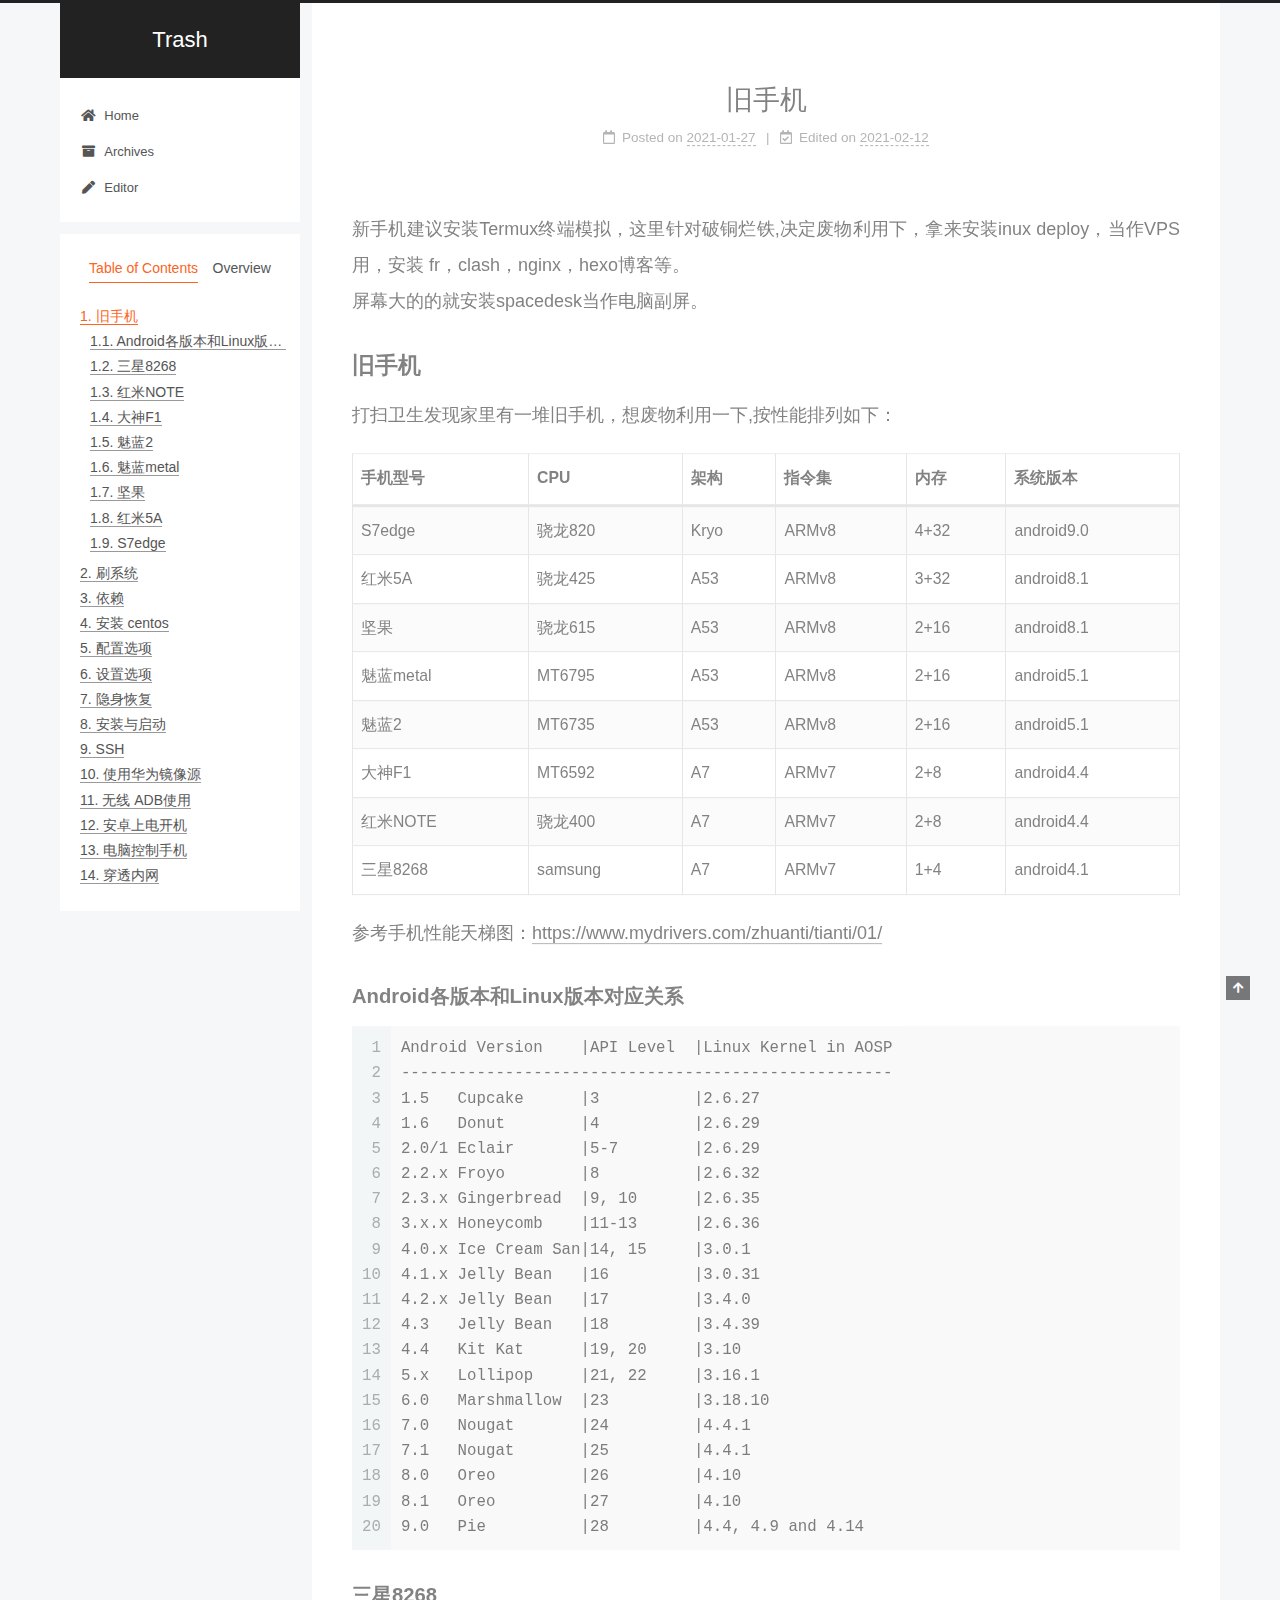
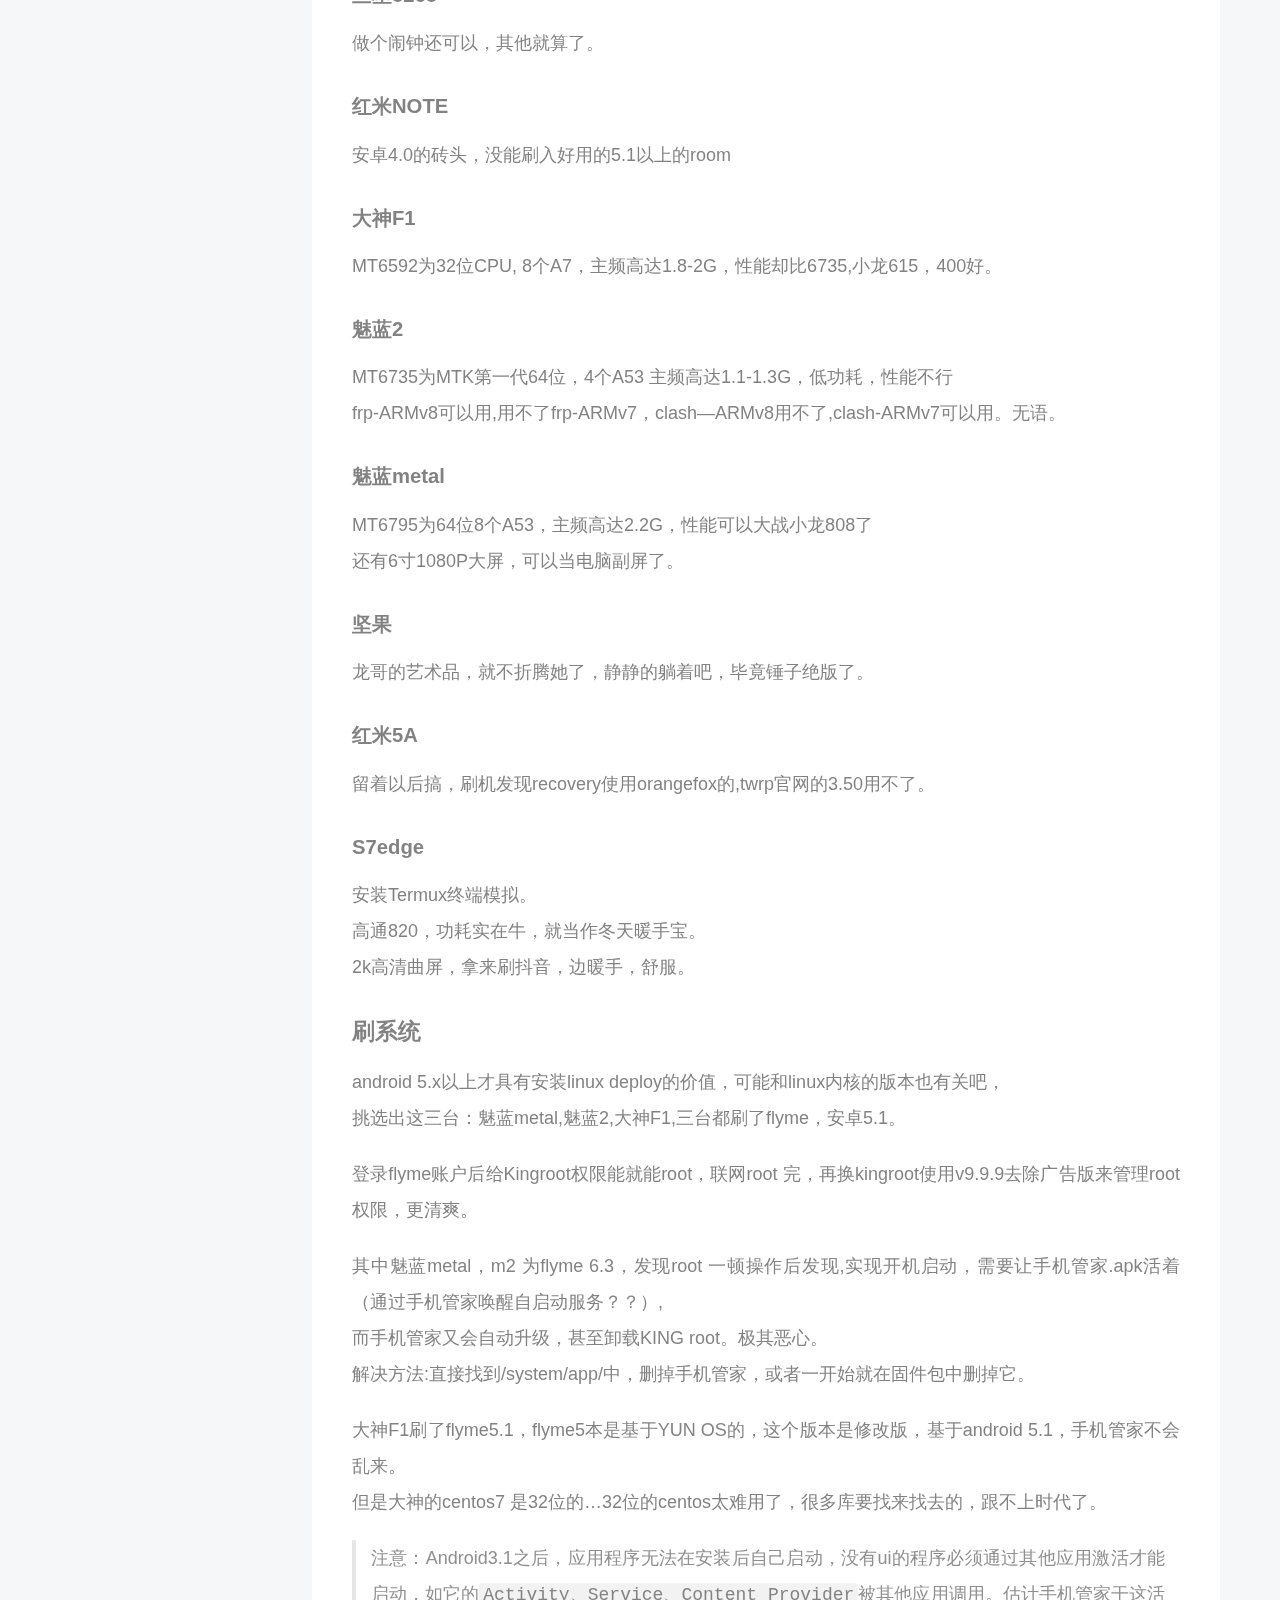
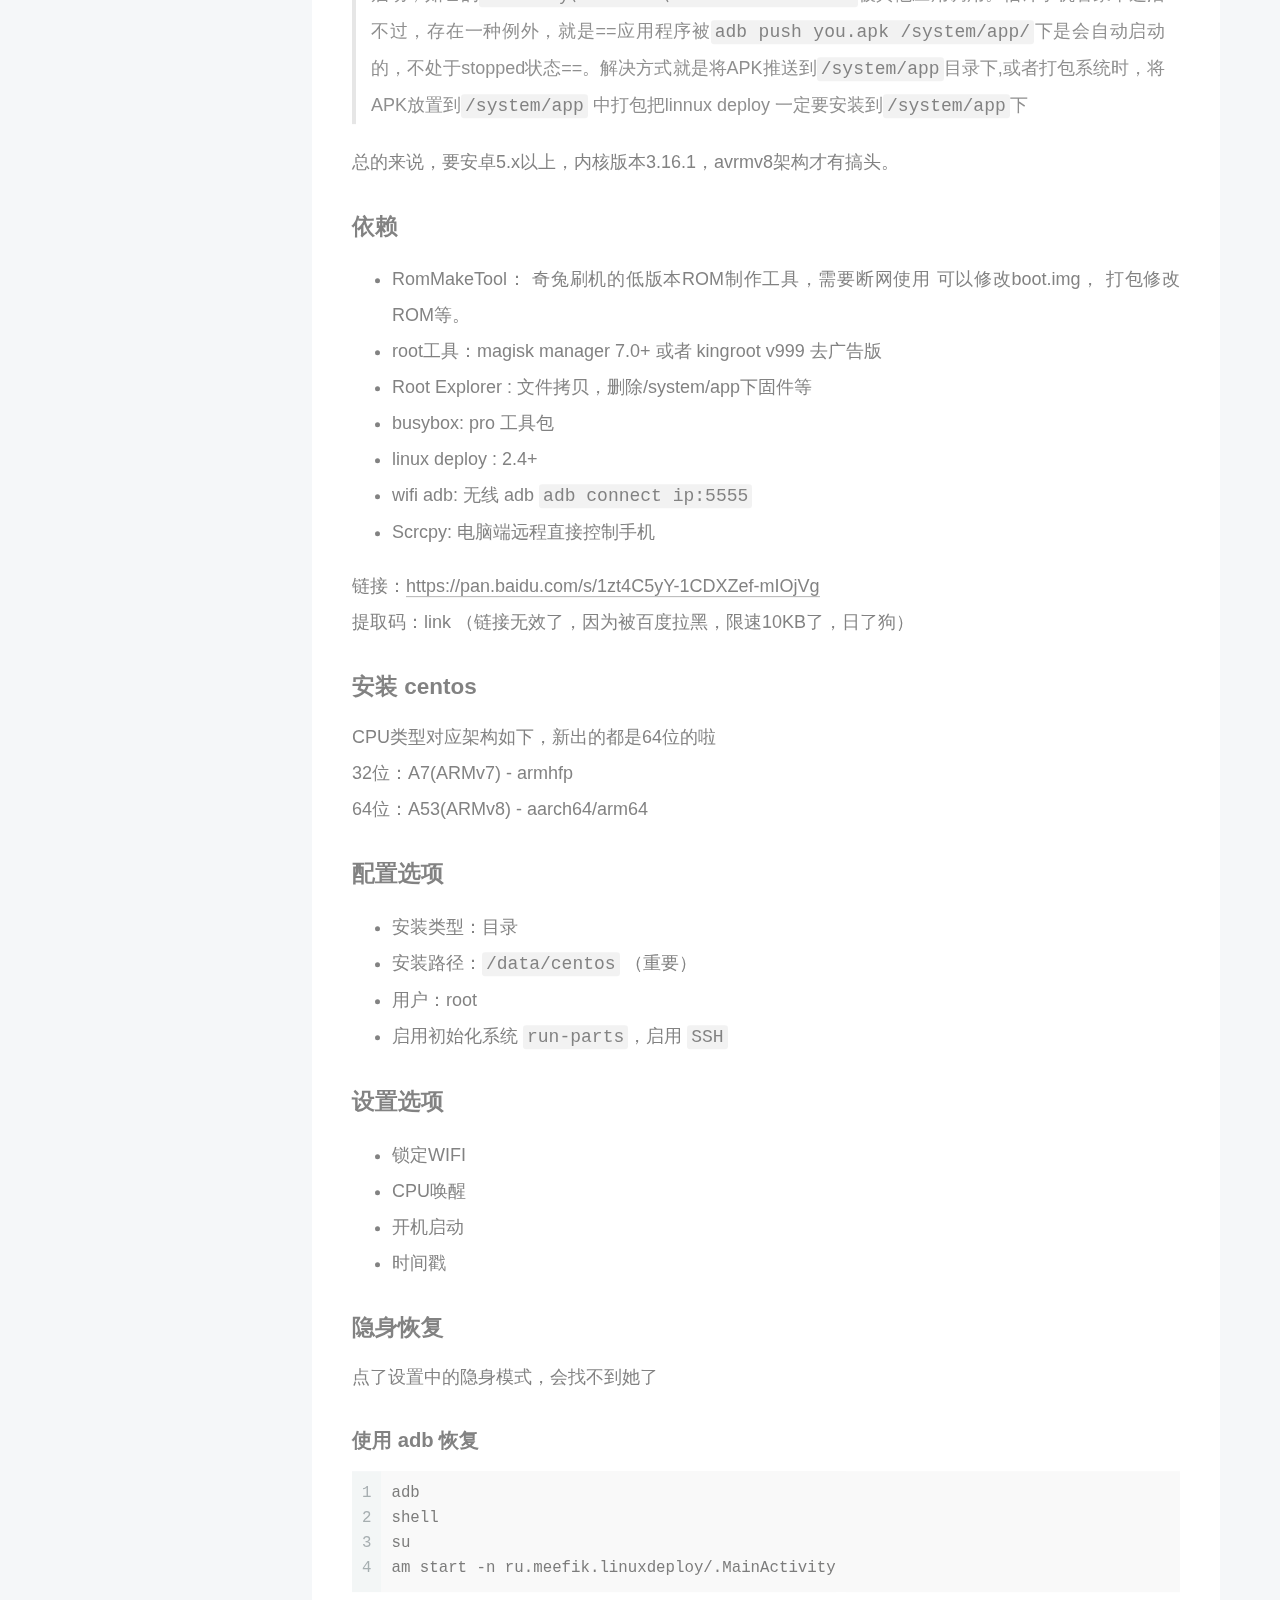
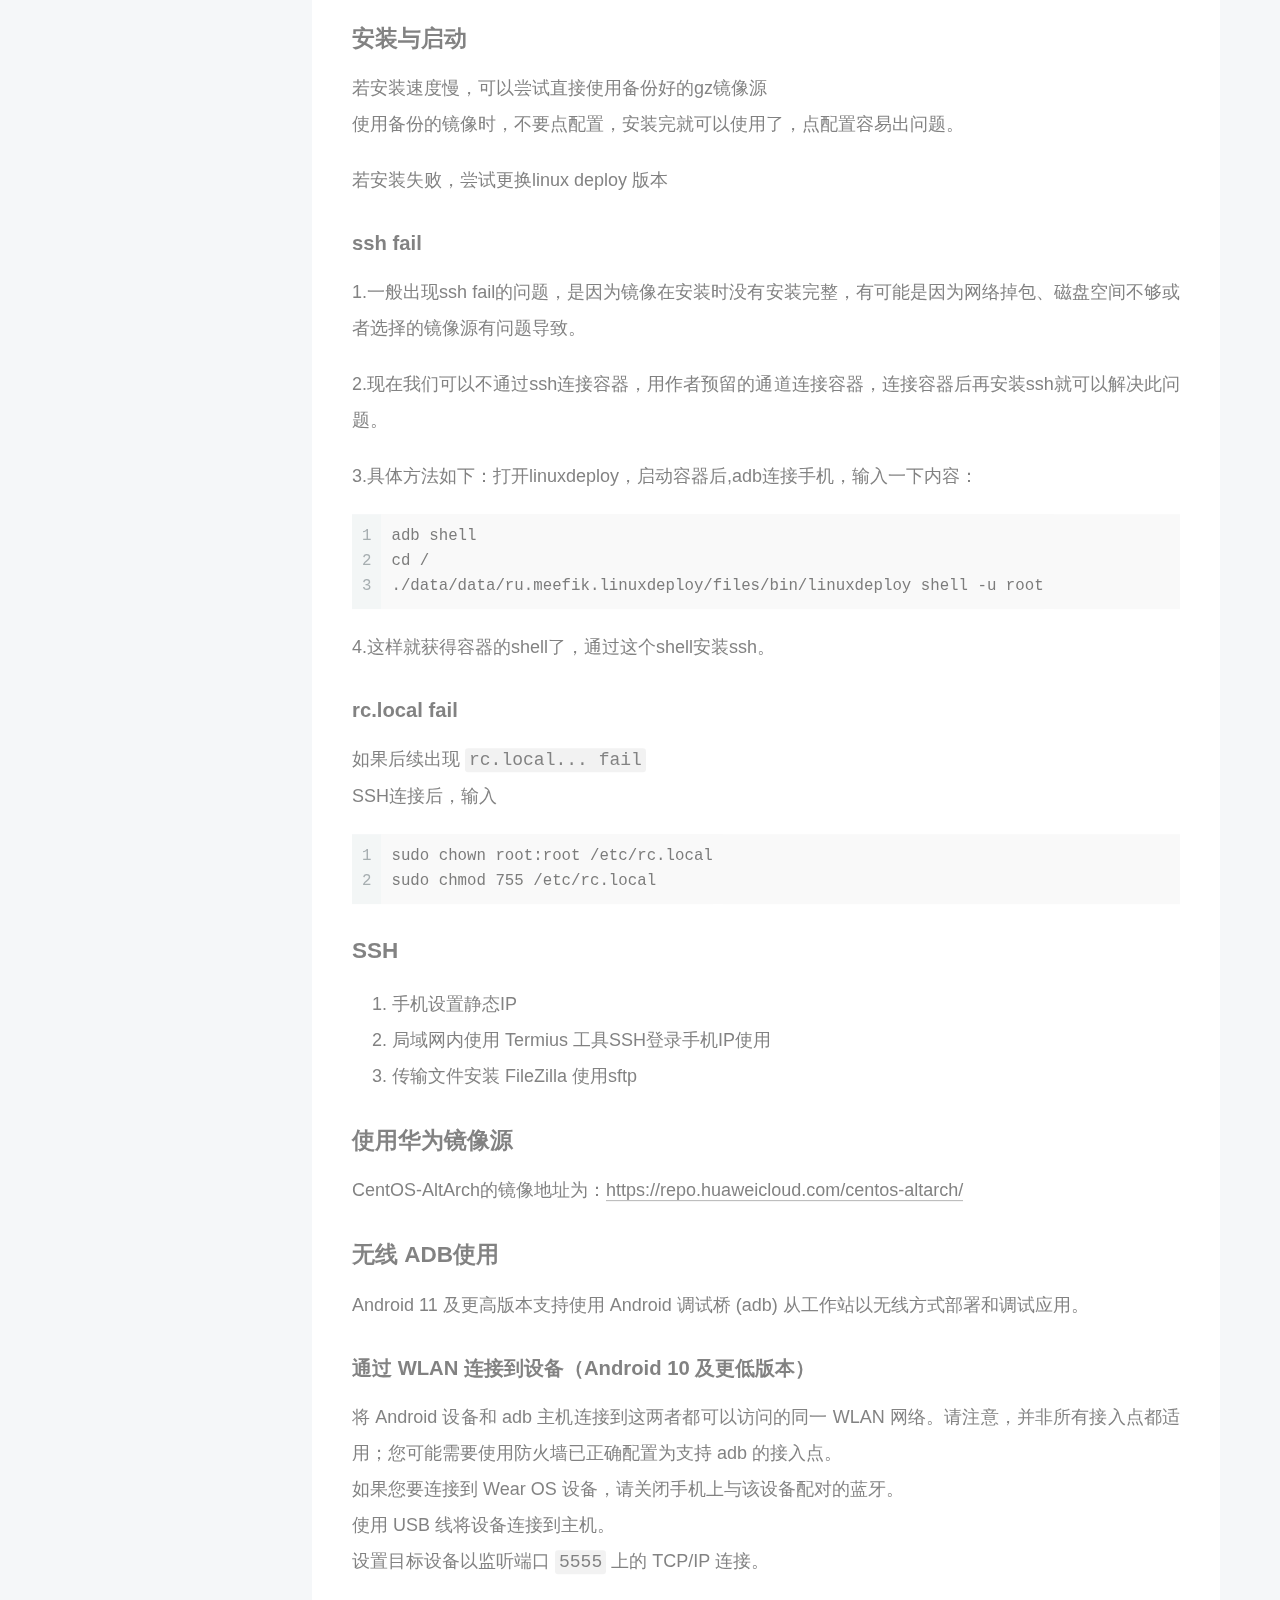
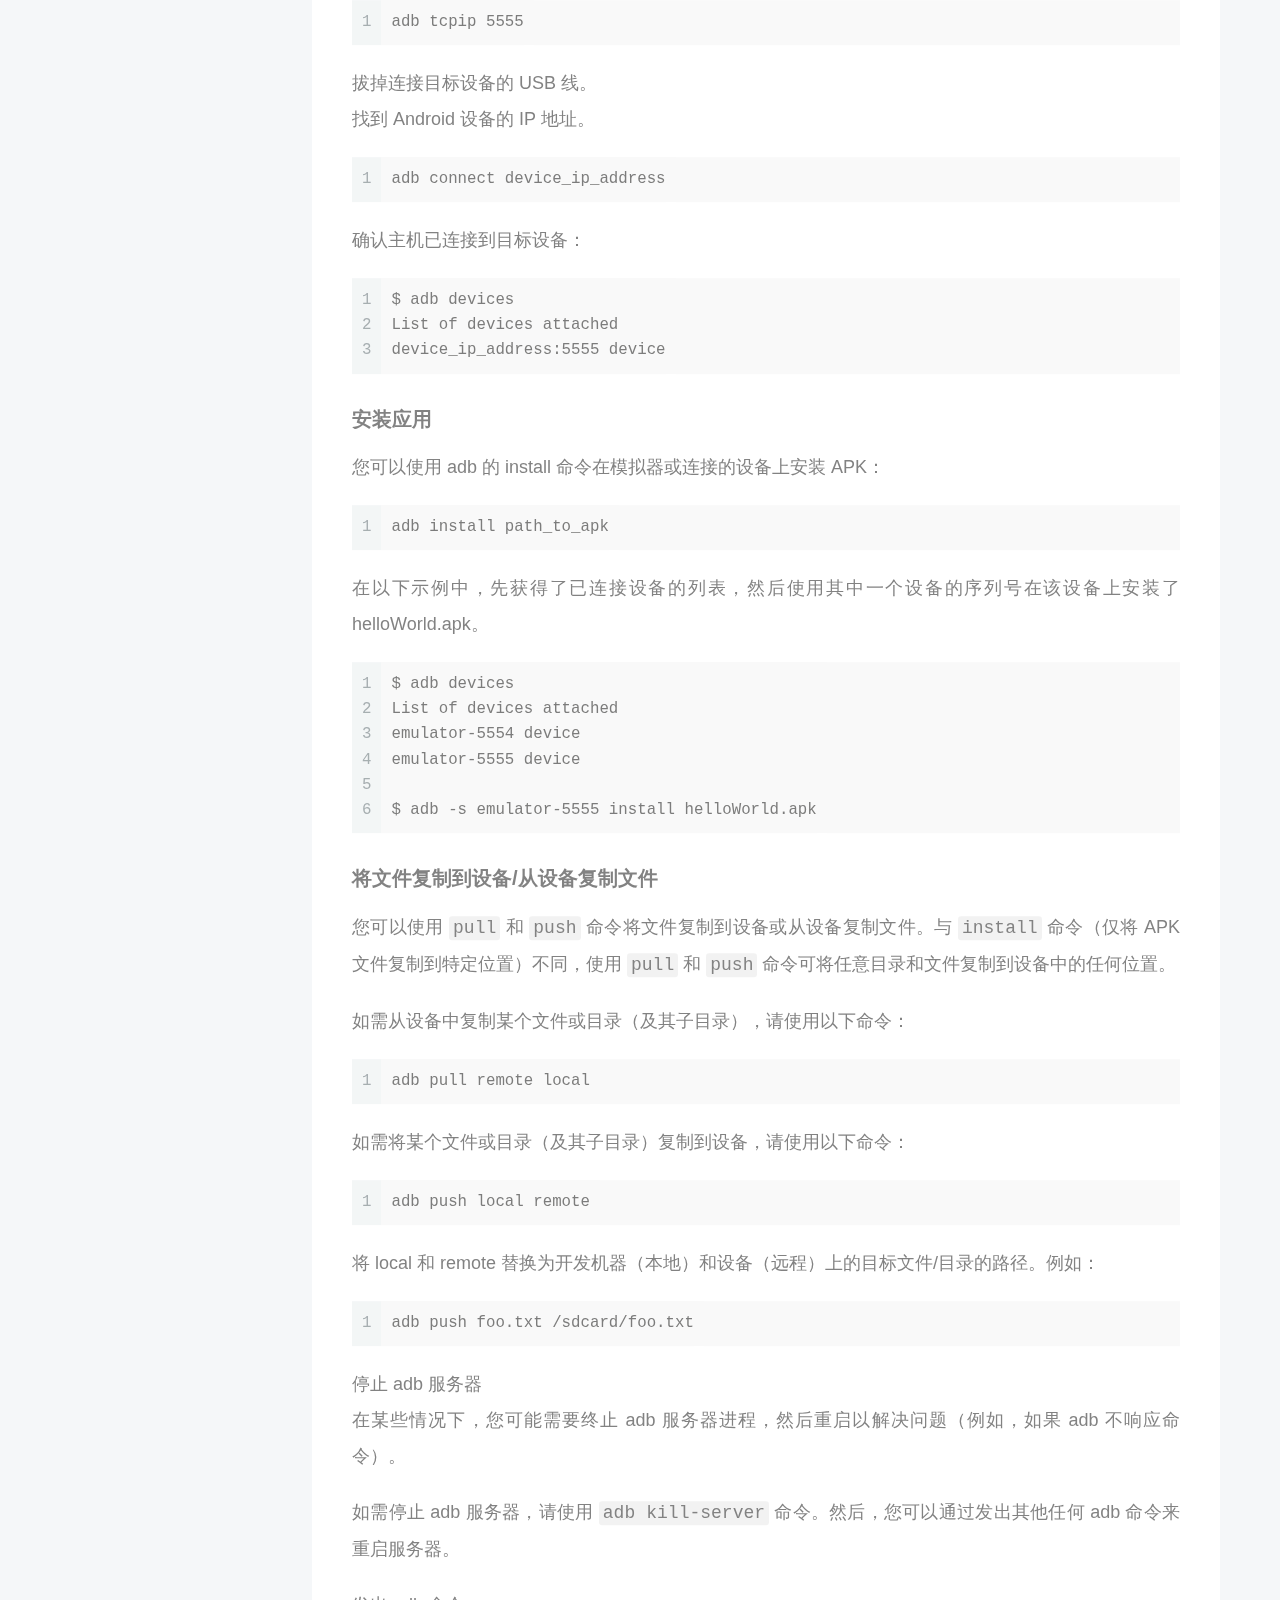
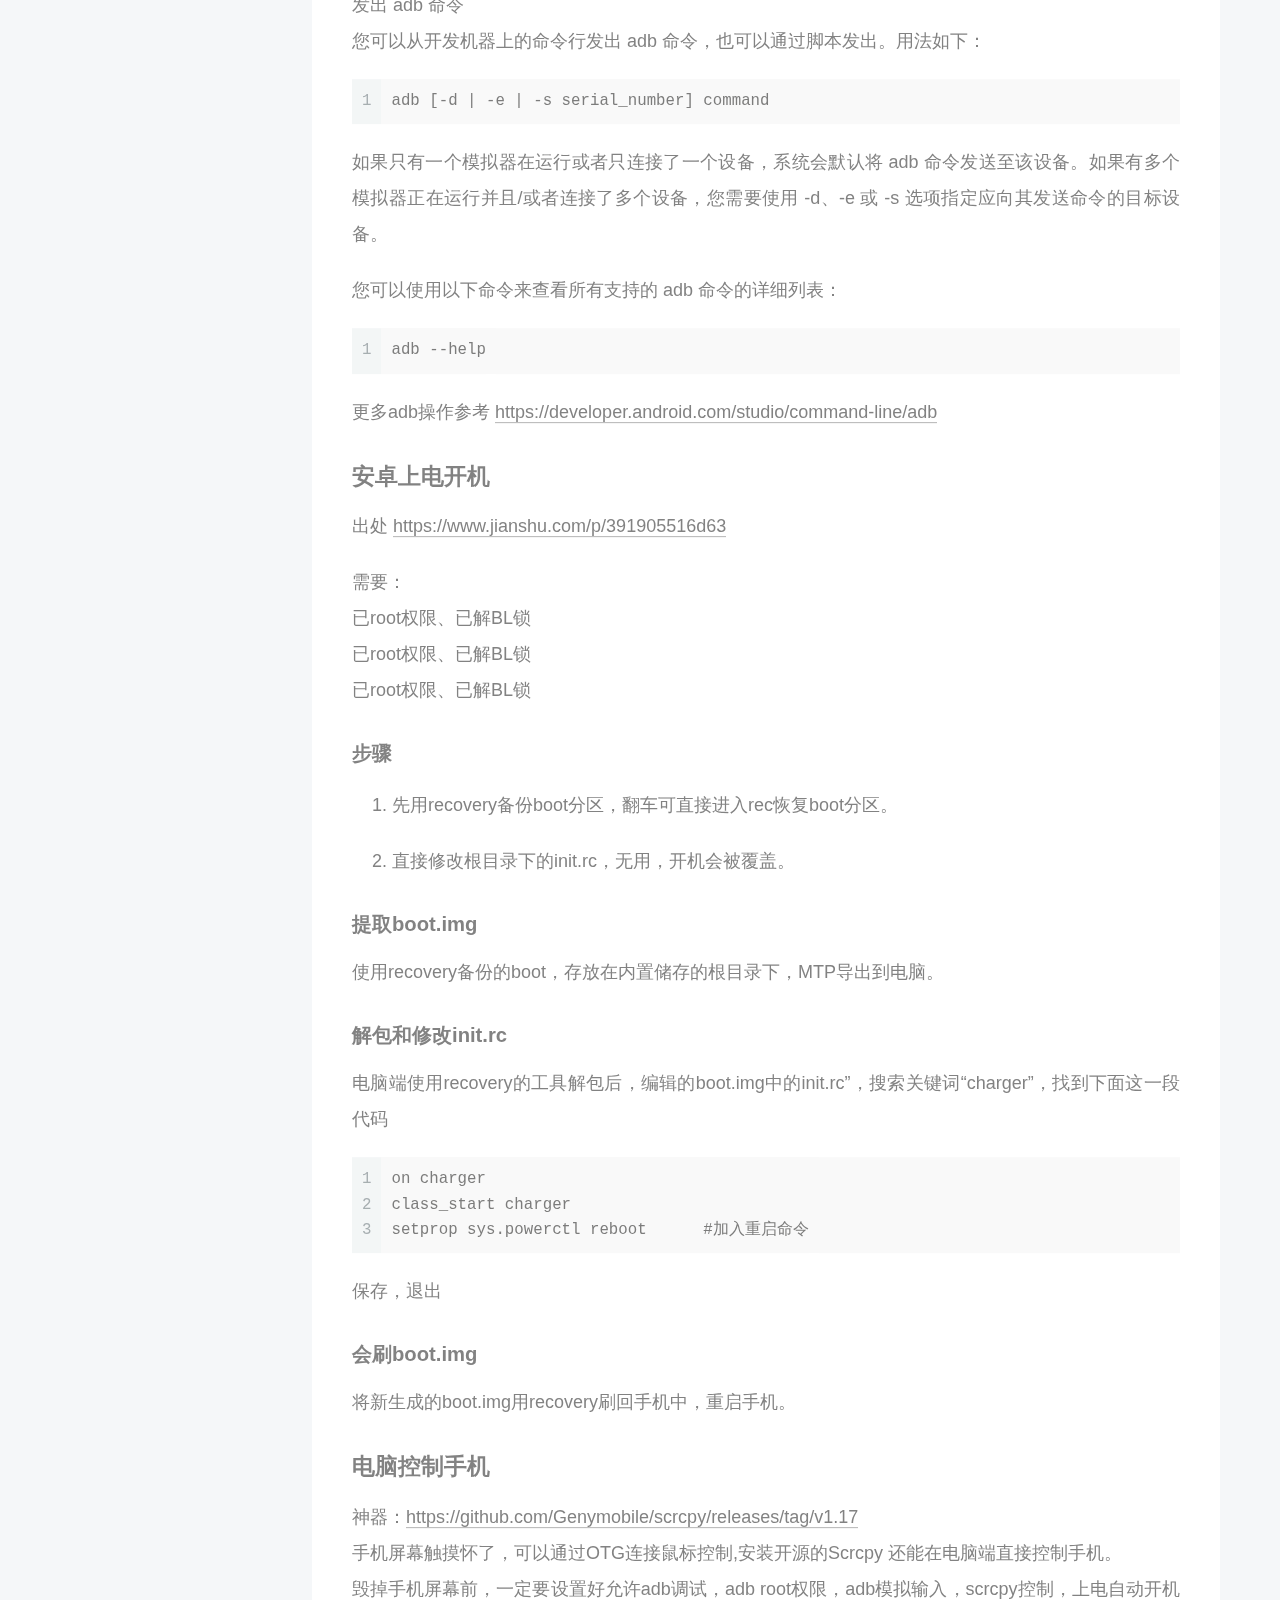
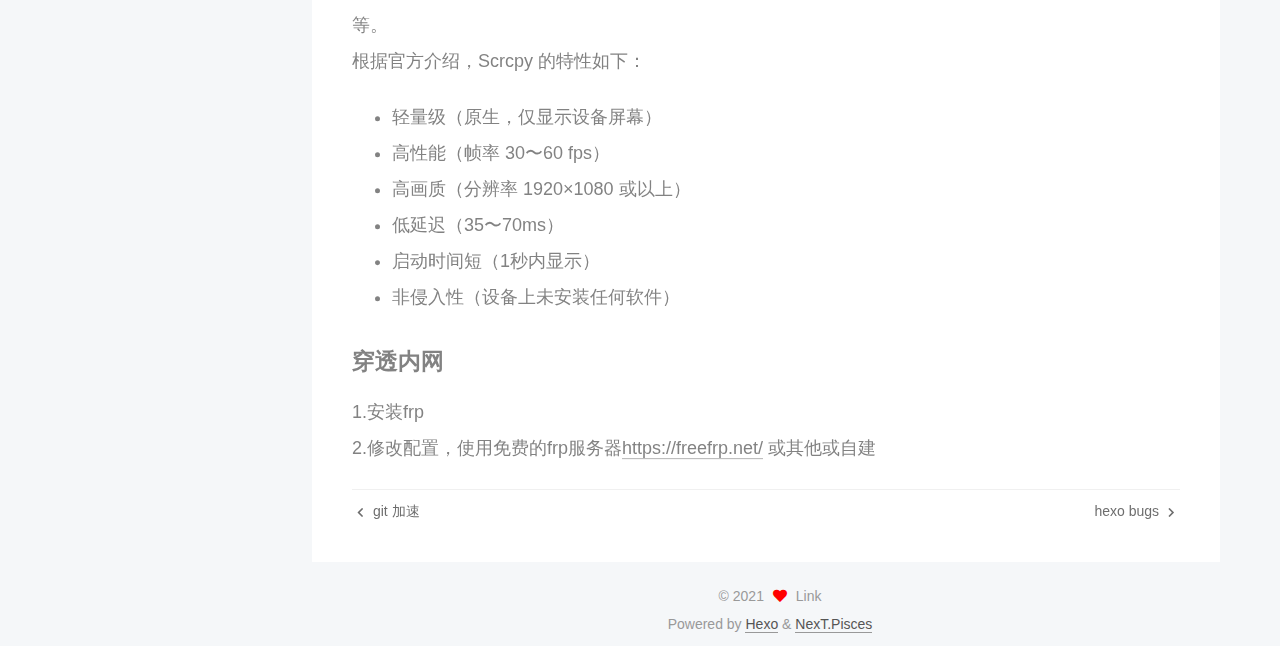
<file: 2021/01/27/linuxdeploy/index.html>
<!DOCTYPE html>
<html lang="en">
<head>
  <meta charset="UTF-8">
<meta name="viewport" content="width=device-width, initial-scale=1, maximum-scale=2">
<meta name="theme-color" content="#222">
<meta name="generator" content="Hexo 5.3.0">
  <link rel="apple-touch-icon" sizes="180x180" href="/images/apple-touch-icon-next.png">
  <link rel="icon" type="image/png" sizes="32x32" href="/images/favicon-32x32-next.png">
  <link rel="icon" type="image/png" sizes="16x16" href="/images/favicon-16x16-next.png">
  <link rel="mask-icon" href="/images/logo.svg" color="#222">

<link rel="stylesheet" href="/css/main.css">


<link rel="stylesheet" href="/lib/font-awesome/css/all.min.css">

<script id="hexo-configurations">
    var NexT = window.NexT || {};
    var CONFIG = {"hostname":"example.com","root":"/","scheme":"Pisces","version":"7.8.0","exturl":false,"sidebar":{"position":"left","display":"post","padding":18,"offset":12,"onmobile":false},"copycode":{"enable":false,"show_result":false,"style":null},"back2top":{"enable":true,"sidebar":false,"scrollpercent":false},"bookmark":{"enable":false,"color":"#222","save":"auto"},"fancybox":false,"mediumzoom":false,"lazyload":false,"pangu":false,"comments":{"style":"tabs","active":null,"storage":true,"lazyload":false,"nav":null},"algolia":{"hits":{"per_page":10},"labels":{"input_placeholder":"Search for Posts","hits_empty":"We didn't find any results for the search: ${query}","hits_stats":"${hits} results found in ${time} ms"}},"localsearch":{"enable":false,"trigger":"auto","top_n_per_article":1,"unescape":false,"preload":false},"motion":{"enable":true,"async":false,"transition":{"post_block":"fadeIn","post_header":"slideDownIn","post_body":"slideDownIn","coll_header":"slideLeftIn","sidebar":"slideUpIn"}}};
  </script>

  <meta name="description" content="新手机建议安装Termux终端模拟，这里针对破铜烂铁,决定废物利用下，拿来安装inux deploy，当作VPS用，安装 fr，clash，nginx，hexo博客等。屏幕大的的就安装spacedesk当作电脑副屏。 旧手机打扫卫生发现家里有一堆旧手机，想废物利用一下,按性能排列如下：    手机型号 CPU 架构 指令集 内存 系统版本    S7edge 骁龙820 Kryo ARMv8 4+">
<meta property="og:type" content="article">
<meta property="og:title" content="旧手机">
<meta property="og:url" content="http://example.com/2021/01/27/linuxdeploy/index.html">
<meta property="og:site_name" content="Trash">
<meta property="og:description" content="新手机建议安装Termux终端模拟，这里针对破铜烂铁,决定废物利用下，拿来安装inux deploy，当作VPS用，安装 fr，clash，nginx，hexo博客等。屏幕大的的就安装spacedesk当作电脑副屏。 旧手机打扫卫生发现家里有一堆旧手机，想废物利用一下,按性能排列如下：    手机型号 CPU 架构 指令集 内存 系统版本    S7edge 骁龙820 Kryo ARMv8 4+">
<meta property="og:locale" content="en_US">
<meta property="article:published_time" content="2021-01-27T00:00:01.000Z">
<meta property="article:modified_time" content="2021-02-12T05:06:45.949Z">
<meta property="article:author" content="Link">
<meta name="twitter:card" content="summary">

<link rel="canonical" href="http://example.com/2021/01/27/linuxdeploy/">


<script id="page-configurations">
  // https://hexo.io/docs/variables.html
  CONFIG.page = {
    sidebar: "",
    isHome : false,
    isPost : true,
    lang   : 'en'
  };
</script>

  <title>旧手机 | Trash</title>
  






  <noscript>
  <style>
  .use-motion .brand,
  .use-motion .menu-item,
  .sidebar-inner,
  .use-motion .post-block,
  .use-motion .pagination,
  .use-motion .comments,
  .use-motion .post-header,
  .use-motion .post-body,
  .use-motion .collection-header { opacity: initial; }

  .use-motion .site-title,
  .use-motion .site-subtitle {
    opacity: initial;
    top: initial;
  }

  .use-motion .logo-line-before i { left: initial; }
  .use-motion .logo-line-after i { right: initial; }
  </style>
</noscript>

</head>

<body itemscope itemtype="http://schema.org/WebPage">
  <div class="container use-motion">
    <div class="headband"></div>

    <header class="header" itemscope itemtype="http://schema.org/WPHeader">
      <div class="header-inner"><div class="site-brand-container">
  <div class="site-nav-toggle">
    <div class="toggle" aria-label="Toggle navigation bar">
      <span class="toggle-line toggle-line-first"></span>
      <span class="toggle-line toggle-line-middle"></span>
      <span class="toggle-line toggle-line-last"></span>
    </div>
  </div>

  <div class="site-meta">

    <a href="/" class="brand" rel="start">
      <span class="logo-line-before"><i></i></span>
      <h1 class="site-title">Trash</h1>
      <span class="logo-line-after"><i></i></span>
    </a>
  </div>

  <div class="site-nav-right">
    <div class="toggle popup-trigger">
    </div>
  </div>
</div>




<nav class="site-nav">
  <ul id="menu" class="main-menu menu">
        <li class="menu-item menu-item-home">

    <a href="/" rel="section"><i class="fa fa-home fa-fw"></i>Home</a>

  </li>
        <li class="menu-item menu-item-archives">

    <a href="/archives/" rel="section"><i class="fa fa-archive fa-fw"></i>Archives</a>

  </li>
        <li class="menu-item menu-item-editor">

    <a href="/md_editor/" rel="section"><i class="fas fa-pen fa-fw"></i>Editor</a>

  </li>
  </ul>
</nav>




</div>
    </header>

    
  <div class="back-to-top">
    <i class="fa fa-arrow-up"></i>
    <span>0%</span>
  </div>


    <main class="main">
      <div class="main-inner">
        <div class="content-wrap">
          

          <div class="content post posts-expand">
            

    
  
  
  <article itemscope itemtype="http://schema.org/Article" class="post-block" lang="en">
    <link itemprop="mainEntityOfPage" href="http://example.com/2021/01/27/linuxdeploy/">

    <span hidden itemprop="author" itemscope itemtype="http://schema.org/Person">
      <meta itemprop="image" content="/images/avatar.gif">
      <meta itemprop="name" content="Link">
      <meta itemprop="description" content="">
    </span>

    <span hidden itemprop="publisher" itemscope itemtype="http://schema.org/Organization">
      <meta itemprop="name" content="Trash">
    </span>
      <header class="post-header">
        <h1 class="post-title" itemprop="name headline">
          旧手机
        </h1>

        <div class="post-meta">
            <span class="post-meta-item">
              <span class="post-meta-item-icon">
                <i class="far fa-calendar"></i>
              </span>
              <span class="post-meta-item-text">Posted on</span>

              <time title="Created: 2021-01-27 00:00:01" itemprop="dateCreated datePublished" datetime="2021-01-27T00:00:01+00:00">2021-01-27</time>
            </span>
              <span class="post-meta-item">
                <span class="post-meta-item-icon">
                  <i class="far fa-calendar-check"></i>
                </span>
                <span class="post-meta-item-text">Edited on</span>
                <time title="Modified: 2021-02-12 05:06:45" itemprop="dateModified" datetime="2021-02-12T05:06:45+00:00">2021-02-12</time>
              </span>

          

        </div>
      </header>

    
    
    
    <div class="post-body" itemprop="articleBody">

      
        <p>新手机建议安装Termux终端模拟，这里针对破铜烂铁,决定废物利用下，拿来安装inux deploy，当作VPS用，安装 fr，clash，nginx，hexo博客等。<br>屏幕大的的就安装spacedesk当作电脑副屏。</p>
<h3 id="旧手机"><a href="#旧手机" class="headerlink" title="旧手机"></a>旧手机</h3><p>打扫卫生发现家里有一堆旧手机，想废物利用一下,按性能排列如下：</p>
<table>
<thead>
<tr>
<th>手机型号</th>
<th>CPU</th>
<th>架构</th>
<th>指令集</th>
<th>内存</th>
<th>系统版本</th>
</tr>
</thead>
<tbody><tr>
<td>S7edge</td>
<td>骁龙820</td>
<td>Kryo</td>
<td>ARMv8</td>
<td>4+32</td>
<td>android9.0</td>
</tr>
<tr>
<td>红米5A</td>
<td>骁龙425</td>
<td>A53</td>
<td>ARMv8</td>
<td>3+32</td>
<td>android8.1</td>
</tr>
<tr>
<td>坚果</td>
<td>骁龙615</td>
<td>A53</td>
<td>ARMv8</td>
<td>2+16</td>
<td>android8.1</td>
</tr>
<tr>
<td>魅蓝metal</td>
<td>MT6795</td>
<td>A53</td>
<td>ARMv8</td>
<td>2+16</td>
<td>android5.1</td>
</tr>
<tr>
<td>魅蓝2</td>
<td>MT6735</td>
<td>A53</td>
<td>ARMv8</td>
<td>2+16</td>
<td>android5.1</td>
</tr>
<tr>
<td>大神F1</td>
<td>MT6592</td>
<td>A7</td>
<td>ARMv7</td>
<td>2+8</td>
<td>android4.4</td>
</tr>
<tr>
<td>红米NOTE</td>
<td>骁龙400</td>
<td>A7</td>
<td>ARMv7</td>
<td>2+8</td>
<td>android4.4</td>
</tr>
<tr>
<td>三星8268</td>
<td>samsung</td>
<td>A7</td>
<td>ARMv7</td>
<td>1+4</td>
<td>android4.1</td>
</tr>
</tbody></table>
<p>参考手机性能天梯图：<a target="_blank" rel="noopener" href="https://www.mydrivers.com/zhuanti/tianti/01/">https://www.mydrivers.com/zhuanti/tianti/01/</a></p>
<h4 id="Android各版本和Linux版本对应关系"><a href="#Android各版本和Linux版本对应关系" class="headerlink" title="Android各版本和Linux版本对应关系"></a>Android各版本和Linux版本对应关系</h4><figure class="highlight plain"><table><tr><td class="gutter"><pre><span class="line">1</span><br><span class="line">2</span><br><span class="line">3</span><br><span class="line">4</span><br><span class="line">5</span><br><span class="line">6</span><br><span class="line">7</span><br><span class="line">8</span><br><span class="line">9</span><br><span class="line">10</span><br><span class="line">11</span><br><span class="line">12</span><br><span class="line">13</span><br><span class="line">14</span><br><span class="line">15</span><br><span class="line">16</span><br><span class="line">17</span><br><span class="line">18</span><br><span class="line">19</span><br><span class="line">20</span><br></pre></td><td class="code"><pre><span class="line">Android Version    |API Level  |Linux Kernel in AOSP</span><br><span class="line">----------------------------------------------------</span><br><span class="line">1.5   Cupcake      |3          |2.6.27</span><br><span class="line">1.6   Donut        |4          |2.6.29</span><br><span class="line">2.0&#x2F;1 Eclair       |5-7        |2.6.29</span><br><span class="line">2.2.x Froyo        |8          |2.6.32</span><br><span class="line">2.3.x Gingerbread  |9, 10      |2.6.35</span><br><span class="line">3.x.x Honeycomb    |11-13      |2.6.36</span><br><span class="line">4.0.x Ice Cream San|14, 15     |3.0.1</span><br><span class="line">4.1.x Jelly Bean   |16         |3.0.31</span><br><span class="line">4.2.x Jelly Bean   |17         |3.4.0</span><br><span class="line">4.3   Jelly Bean   |18         |3.4.39</span><br><span class="line">4.4   Kit Kat      |19, 20     |3.10</span><br><span class="line">5.x   Lollipop     |21, 22     |3.16.1</span><br><span class="line">6.0   Marshmallow  |23         |3.18.10</span><br><span class="line">7.0   Nougat       |24         |4.4.1</span><br><span class="line">7.1   Nougat       |25         |4.4.1</span><br><span class="line">8.0   Oreo         |26         |4.10</span><br><span class="line">8.1   Oreo         |27         |4.10</span><br><span class="line">9.0   Pie          |28         |4.4, 4.9 and 4.14</span><br></pre></td></tr></table></figure>
<h4 id="三星8268"><a href="#三星8268" class="headerlink" title="三星8268"></a>三星8268</h4><p>做个闹钟还可以，其他就算了。</p>
<h4 id="红米NOTE"><a href="#红米NOTE" class="headerlink" title="红米NOTE"></a>红米NOTE</h4><p>安卓4.0的砖头，没能刷入好用的5.1以上的room</p>
<h4 id="大神F1"><a href="#大神F1" class="headerlink" title="大神F1"></a>大神F1</h4><p>MT6592为32位CPU, 8个A7，主频高达1.8-2G，性能却比6735,小龙615，400好。</p>
<h4 id="魅蓝2"><a href="#魅蓝2" class="headerlink" title="魅蓝2"></a>魅蓝2</h4><p>MT6735为MTK第一代64位，4个A53 主频高达1.1-1.3G，低功耗，性能不行<br>frp-ARMv8可以用,用不了frp-ARMv7，clash—ARMv8用不了,clash-ARMv7可以用。无语。</p>
<h4 id="魅蓝metal"><a href="#魅蓝metal" class="headerlink" title="魅蓝metal"></a>魅蓝metal</h4><p>MT6795为64位8个A53，主频高达2.2G，性能可以大战小龙808了<br>还有6寸1080P大屏，可以当电脑副屏了。</p>
<h4 id="坚果"><a href="#坚果" class="headerlink" title="坚果"></a>坚果</h4><p>龙哥的艺术品，就不折腾她了，静静的躺着吧，毕竟锤子绝版了。</p>
<h4 id="红米5A"><a href="#红米5A" class="headerlink" title="红米5A"></a>红米5A</h4><p>留着以后搞，刷机发现recovery使用orangefox的,twrp官网的3.50用不了。</p>
<h4 id="S7edge"><a href="#S7edge" class="headerlink" title="S7edge"></a>S7edge</h4><p>安装Termux终端模拟。<br>高通820，功耗实在牛，就当作冬天暖手宝。<br>2k高清曲屏，拿来刷抖音，边暖手，舒服。</p>
<h3 id="刷系统"><a href="#刷系统" class="headerlink" title="刷系统"></a>刷系统</h3><p>android 5.x以上才具有安装linux deploy的价值，可能和linux内核的版本也有关吧，<br>挑选出这三台：魅蓝metal,魅蓝2,大神F1,三台都刷了flyme，安卓5.1。</p>
<p>登录flyme账户后给Kingroot权限能就能root，联网root 完，再换kingroot使用v9.9.9去除广告版来管理root权限，更清爽。</p>
<p>其中魅蓝metal，m2 为flyme 6.3，发现root 一顿操作后发现,实现开机启动，需要让手机管家.apk活着（通过手机管家唤醒自启动服务？？）,<br>而手机管家又会自动升级，甚至卸载KING root。极其恶心。<br>解决方法:直接找到/system/app/中，删掉手机管家，或者一开始就在固件包中删掉它。</p>
<p>大神F1刷了flyme5.1，flyme5本是基于YUN OS的，这个版本是修改版，基于android 5.1，手机管家不会乱来。<br>但是大神的centos7 是32位的…32位的centos太难用了，很多库要找来找去的，跟不上时代了。</p>
<blockquote>
<p>注意：Android3.1之后，应用程序无法在安装后自己启动，没有ui的程序必须通过其他应用激活才能启动，如它的<code>Activity、Service、Content Provider</code>被其他应用调用。估计手机管家干这活不过，存在一种例外，就是==应用程序被<code>adb push you.apk /system/app/</code>下是会自动启动的，不处于stopped状态==。解决方式就是将APK推送到<code>/system/app</code>目录下,或者打包系统时，将APK放置到<code>/system/app</code> 中打包把linnux deploy 一定要安装到<code>/system/app</code>下</p>
</blockquote>
<p>总的来说，要安卓5.x以上，内核版本3.16.1，avrmv8架构才有搞头。</p>
<h3 id="依赖"><a href="#依赖" class="headerlink" title="依赖"></a>依赖</h3><ul>
<li>RomMakeTool： 奇兔刷机的低版本ROM制作工具，需要断网使用 可以修改boot.img， 打包修改ROM等。</li>
<li>root工具：magisk manager 7.0+ 或者 kingroot v999 去广告版</li>
<li>Root Explorer : 文件拷贝，删除/system/app下固件等</li>
<li>busybox: pro 工具包</li>
<li>linux deploy : 2.4+</li>
<li>wifi adb: 无线 adb <code>adb connect ip:5555</code></li>
<li>Scrcpy: 电脑端远程直接控制手机</li>
</ul>
<p>链接：<a target="_blank" rel="noopener" href="https://pan.baidu.com/s/1zt4C5yY-1CDXZef-mIOjVg">https://pan.baidu.com/s/1zt4C5yY-1CDXZef-mIOjVg</a><br>提取码：link （链接无效了，因为被百度拉黑，限速10KB了，日了狗）</p>
<h3 id="安装-centos"><a href="#安装-centos" class="headerlink" title="安装 centos"></a>安装 centos</h3><p> CPU类型对应架构如下，新出的都是64位的啦<br> 32位：A7(ARMv7)  - armhfp<br> 64位：A53(ARMv8) - aarch64/arm64</p>
<h3 id="配置选项"><a href="#配置选项" class="headerlink" title="配置选项"></a>配置选项</h3><ul>
<li>安装类型：目录</li>
<li>安装路径：<code>/data/centos</code> （重要）</li>
<li>用户：root</li>
<li>启用初始化系统 <code>run-parts</code>，启用 <code>SSH</code></li>
</ul>
<h3 id="设置选项"><a href="#设置选项" class="headerlink" title="设置选项"></a>设置选项</h3><ul>
<li>锁定WIFI</li>
<li>CPU唤醒</li>
<li>开机启动</li>
<li>时间戳</li>
</ul>
<h3 id="隐身恢复"><a href="#隐身恢复" class="headerlink" title="隐身恢复"></a>隐身恢复</h3><p>点了设置中的隐身模式，会找不到她了</p>
<h4 id="使用-adb-恢复"><a href="#使用-adb-恢复" class="headerlink" title="使用 adb 恢复"></a>使用 adb 恢复</h4><figure class="highlight bash"><table><tr><td class="gutter"><pre><span class="line">1</span><br><span class="line">2</span><br><span class="line">3</span><br><span class="line">4</span><br></pre></td><td class="code"><pre><span class="line">adb</span><br><span class="line">shell</span><br><span class="line">su</span><br><span class="line">am start -n ru.meefik.linuxdeploy/.MainActivity</span><br></pre></td></tr></table></figure>
<h3 id="安装与启动"><a href="#安装与启动" class="headerlink" title="安装与启动"></a>安装与启动</h3><p>若安装速度慢，可以尝试直接使用备份好的gz镜像源<br>使用备份的镜像时，不要点配置，安装完就可以使用了，点配置容易出问题。</p>
<p>若安装失败，尝试更换linux deploy 版本</p>
<h4 id="ssh-fail"><a href="#ssh-fail" class="headerlink" title="ssh fail"></a>ssh fail</h4><p>1.一般出现ssh fail的问题，是因为镜像在安装时没有安装完整，有可能是因为网络掉包、磁盘空间不够或者选择的镜像源有问题导致。</p>
<p>2.现在我们可以不通过ssh连接容器，用作者预留的通道连接容器，连接容器后再安装ssh就可以解决此问题。</p>
<p>3.具体方法如下：打开linuxdeploy，启动容器后,adb连接手机，输入一下内容：</p>
<figure class="highlight plain"><table><tr><td class="gutter"><pre><span class="line">1</span><br><span class="line">2</span><br><span class="line">3</span><br></pre></td><td class="code"><pre><span class="line">adb shell</span><br><span class="line">cd &#x2F;</span><br><span class="line">.&#x2F;data&#x2F;data&#x2F;ru.meefik.linuxdeploy&#x2F;files&#x2F;bin&#x2F;linuxdeploy shell -u root</span><br></pre></td></tr></table></figure>
<p>4.这样就获得容器的shell了，通过这个shell安装ssh。</p>
<h4 id="rc-local-fail"><a href="#rc-local-fail" class="headerlink" title="rc.local fail"></a>rc.local fail</h4><p>如果后续出现 <code>rc.local... fail</code><br>SSH连接后，输入</p>
<figure class="highlight plain"><table><tr><td class="gutter"><pre><span class="line">1</span><br><span class="line">2</span><br></pre></td><td class="code"><pre><span class="line">sudo chown root:root &#x2F;etc&#x2F;rc.local</span><br><span class="line">sudo chmod 755 &#x2F;etc&#x2F;rc.local </span><br></pre></td></tr></table></figure>
<h3 id="SSH"><a href="#SSH" class="headerlink" title="SSH"></a>SSH</h3><ol>
<li>手机设置静态IP</li>
<li>局域网内使用 Termius 工具SSH登录手机IP使用</li>
<li>传输文件安装 FileZilla 使用sftp</li>
</ol>
<h3 id="使用华为镜像源"><a href="#使用华为镜像源" class="headerlink" title="使用华为镜像源"></a>使用华为镜像源</h3><p>CentOS-AltArch的镜像地址为：<a target="_blank" rel="noopener" href="https://repo.huaweicloud.com/centos-altarch/">https://repo.huaweicloud.com/centos-altarch/</a></p>
<h3 id="无线-ADB使用"><a href="#无线-ADB使用" class="headerlink" title="无线 ADB使用"></a>无线 ADB使用</h3><p>Android 11 及更高版本支持使用 Android 调试桥 (adb) 从工作站以无线方式部署和调试应用。</p>
<h4 id="通过-WLAN-连接到设备（Android-10-及更低版本）"><a href="#通过-WLAN-连接到设备（Android-10-及更低版本）" class="headerlink" title="通过 WLAN 连接到设备（Android 10 及更低版本）"></a>通过 WLAN 连接到设备（Android 10 及更低版本）</h4><p>将 Android 设备和 adb 主机连接到这两者都可以访问的同一 WLAN 网络。请注意，并非所有接入点都适用；您可能需要使用防火墙已正确配置为支持 adb 的接入点。<br>如果您要连接到 Wear OS 设备，请关闭手机上与该设备配对的蓝牙。<br>使用 USB 线将设备连接到主机。<br>设置目标设备以监听端口 <code>5555</code> 上的 TCP/IP 连接。</p>
<figure class="highlight plain"><table><tr><td class="gutter"><pre><span class="line">1</span><br></pre></td><td class="code"><pre><span class="line">adb tcpip 5555</span><br></pre></td></tr></table></figure>
<p>拔掉连接目标设备的 USB 线。<br>找到 Android 设备的 IP 地址。</p>
<figure class="highlight plain"><table><tr><td class="gutter"><pre><span class="line">1</span><br></pre></td><td class="code"><pre><span class="line">adb connect device_ip_address</span><br></pre></td></tr></table></figure>
<p>确认主机已连接到目标设备：</p>
<figure class="highlight plain"><table><tr><td class="gutter"><pre><span class="line">1</span><br><span class="line">2</span><br><span class="line">3</span><br></pre></td><td class="code"><pre><span class="line">$ adb devices</span><br><span class="line">List of devices attached</span><br><span class="line">device_ip_address:5555 device</span><br></pre></td></tr></table></figure>
<h4 id="安装应用"><a href="#安装应用" class="headerlink" title="安装应用"></a>安装应用</h4><p>您可以使用 adb 的 install 命令在模拟器或连接的设备上安装 APK：</p>
<figure class="highlight plain"><table><tr><td class="gutter"><pre><span class="line">1</span><br></pre></td><td class="code"><pre><span class="line">adb install path_to_apk</span><br></pre></td></tr></table></figure>
<p>在以下示例中，先获得了已连接设备的列表，然后使用其中一个设备的序列号在该设备上安装了 helloWorld.apk。</p>
<figure class="highlight plain"><table><tr><td class="gutter"><pre><span class="line">1</span><br><span class="line">2</span><br><span class="line">3</span><br><span class="line">4</span><br><span class="line">5</span><br><span class="line">6</span><br></pre></td><td class="code"><pre><span class="line">$ adb devices</span><br><span class="line">List of devices attached</span><br><span class="line">emulator-5554 device</span><br><span class="line">emulator-5555 device</span><br><span class="line"></span><br><span class="line">$ adb -s emulator-5555 install helloWorld.apk</span><br></pre></td></tr></table></figure>
<h4 id="将文件复制到设备-从设备复制文件"><a href="#将文件复制到设备-从设备复制文件" class="headerlink" title="将文件复制到设备/从设备复制文件"></a>将文件复制到设备/从设备复制文件</h4><p>您可以使用 <code>pull</code> 和 <code>push</code> 命令将文件复制到设备或从设备复制文件。与 <code>install</code> 命令（仅将 APK 文件复制到特定位置）不同，使用 <code>pull</code> 和 <code>push</code> 命令可将任意目录和文件复制到设备中的任何位置。</p>
<p>如需从设备中复制某个文件或目录（及其子目录），请使用以下命令：</p>
<figure class="highlight plain"><table><tr><td class="gutter"><pre><span class="line">1</span><br></pre></td><td class="code"><pre><span class="line">adb pull remote local</span><br></pre></td></tr></table></figure>
<p>如需将某个文件或目录（及其子目录）复制到设备，请使用以下命令：</p>
<figure class="highlight plain"><table><tr><td class="gutter"><pre><span class="line">1</span><br></pre></td><td class="code"><pre><span class="line">adb push local remote</span><br></pre></td></tr></table></figure>
<p>将 local 和 remote 替换为开发机器（本地）和设备（远程）上的目标文件/目录的路径。例如：</p>
<figure class="highlight plain"><table><tr><td class="gutter"><pre><span class="line">1</span><br></pre></td><td class="code"><pre><span class="line">adb push foo.txt &#x2F;sdcard&#x2F;foo.txt</span><br></pre></td></tr></table></figure>
<p>停止 adb 服务器<br>在某些情况下，您可能需要终止 adb 服务器进程，然后重启以解决问题（例如，如果 adb 不响应命令）。</p>
<p>如需停止 adb 服务器，请使用 <code>adb kill-server</code> 命令。然后，您可以通过发出其他任何 adb 命令来重启服务器。</p>
<p>发出 adb 命令<br>您可以从开发机器上的命令行发出 adb 命令，也可以通过脚本发出。用法如下：</p>
<figure class="highlight plain"><table><tr><td class="gutter"><pre><span class="line">1</span><br></pre></td><td class="code"><pre><span class="line">adb [-d | -e | -s serial_number] command</span><br></pre></td></tr></table></figure>
<p>如果只有一个模拟器在运行或者只连接了一个设备，系统会默认将 adb 命令发送至该设备。如果有多个模拟器正在运行并且/或者连接了多个设备，您需要使用 -d、-e 或 -s 选项指定应向其发送命令的目标设备。</p>
<p>您可以使用以下命令来查看所有支持的 adb 命令的详细列表：</p>
<figure class="highlight plain"><table><tr><td class="gutter"><pre><span class="line">1</span><br></pre></td><td class="code"><pre><span class="line">adb --help</span><br></pre></td></tr></table></figure>
<p>更多adb操作参考 <a target="_blank" rel="noopener" href="https://developer.android.com/studio/command-line/adb">https://developer.android.com/studio/command-line/adb</a></p>
<h3 id="安卓上电开机"><a href="#安卓上电开机" class="headerlink" title="安卓上电开机"></a>安卓上电开机</h3><p>出处 <a target="_blank" rel="noopener" href="https://www.jianshu.com/p/391905516d63">https://www.jianshu.com/p/391905516d63</a></p>
<p>需要：<br>已root权限、已解BL锁<br>已root权限、已解BL锁<br>已root权限、已解BL锁</p>
<h4 id="步骤"><a href="#步骤" class="headerlink" title="步骤"></a>步骤</h4><ol>
<li><p>先用recovery备份boot分区，翻车可直接进入rec恢复boot分区。</p>
</li>
<li><p>直接修改根目录下的init.rc，无用，开机会被覆盖。</p>
</li>
</ol>
<h4 id="提取boot-img"><a href="#提取boot-img" class="headerlink" title="提取boot.img"></a>提取boot.img</h4><p>使用recovery备份的boot，存放在内置储存的根目录下，MTP导出到电脑。</p>
<h4 id="解包和修改init-rc"><a href="#解包和修改init-rc" class="headerlink" title="解包和修改init.rc"></a>解包和修改init.rc</h4><p>电脑端使用recovery的工具解包后，编辑的boot.img中的init.rc”，搜索关键词“charger”，找到下面这一段代码</p>
<figure class="highlight plain"><table><tr><td class="gutter"><pre><span class="line">1</span><br><span class="line">2</span><br><span class="line">3</span><br></pre></td><td class="code"><pre><span class="line">on charger</span><br><span class="line">class_start charger        </span><br><span class="line">setprop sys.powerctl reboot      #加入重启命令</span><br></pre></td></tr></table></figure>
<p>保存，退出</p>
<h4 id="会刷boot-img"><a href="#会刷boot-img" class="headerlink" title="会刷boot.img"></a>会刷boot.img</h4><p>将新生成的boot.img用recovery刷回手机中，重启手机。</p>
<h3 id="电脑控制手机"><a href="#电脑控制手机" class="headerlink" title="电脑控制手机"></a>电脑控制手机</h3><p>神器：<a target="_blank" rel="noopener" href="https://github.com/Genymobile/scrcpy/releases/tag/v1.17">https://github.com/Genymobile/scrcpy/releases/tag/v1.17</a><br>手机屏幕触摸怀了，可以通过OTG连接鼠标控制,安装开源的Scrcpy 还能在电脑端直接控制手机。<br>毁掉手机屏幕前，一定要设置好允许adb调试，adb root权限，adb模拟输入，scrcpy控制，上电自动开机等。<br>根据官方介绍，Scrcpy 的特性如下：</p>
<ul>
<li>轻量级（原生，仅显示设备屏幕）</li>
<li>高性能（帧率 30〜60 fps）</li>
<li>高画质（分辨率 1920×1080 或以上）</li>
<li>低延迟（35〜70ms）</li>
<li>启动时间短（1秒内显示）</li>
<li>非侵入性（设备上未安装任何软件）</li>
</ul>
<h3 id="穿透内网"><a href="#穿透内网" class="headerlink" title="穿透内网"></a>穿透内网</h3><p>1.安装frp<br>2.修改配置，使用免费的frp服务器<a target="_blank" rel="noopener" href="https://freefrp.net/">https://freefrp.net/</a> 或其他或自建</p>

    </div>

    
    
    

      <footer class="post-footer">

        


        
    <div class="post-nav">
      <div class="post-nav-item">
    <a href="/2021/01/26/git%E5%8A%A0%E9%80%9F/" rel="prev" title="git 加速">
      <i class="fa fa-chevron-left"></i> git 加速
    </a></div>
      <div class="post-nav-item">
    <a href="/2021/02/02/hexo_bugs/" rel="next" title="hexo bugs">
      hexo bugs <i class="fa fa-chevron-right"></i>
    </a></div>
    </div>
      </footer>
    
  </article>
  
  
  



          </div>
          

<script>
  window.addEventListener('tabs:register', () => {
    let { activeClass } = CONFIG.comments;
    if (CONFIG.comments.storage) {
      activeClass = localStorage.getItem('comments_active') || activeClass;
    }
    if (activeClass) {
      let activeTab = document.querySelector(`a[href="#comment-${activeClass}"]`);
      if (activeTab) {
        activeTab.click();
      }
    }
  });
  if (CONFIG.comments.storage) {
    window.addEventListener('tabs:click', event => {
      if (!event.target.matches('.tabs-comment .tab-content .tab-pane')) return;
      let commentClass = event.target.classList[1];
      localStorage.setItem('comments_active', commentClass);
    });
  }
</script>

        </div>
          
  
  <div class="toggle sidebar-toggle">
    <span class="toggle-line toggle-line-first"></span>
    <span class="toggle-line toggle-line-middle"></span>
    <span class="toggle-line toggle-line-last"></span>
  </div>

  <aside class="sidebar">
    <div class="sidebar-inner">

      <ul class="sidebar-nav motion-element">
        <li class="sidebar-nav-toc">
          Table of Contents
        </li>
        <li class="sidebar-nav-overview">
          Overview
        </li>
      </ul>

      <!--noindex-->
      <div class="post-toc-wrap sidebar-panel">
          <div class="post-toc motion-element"><ol class="nav"><li class="nav-item nav-level-3"><a class="nav-link" href="#%E6%97%A7%E6%89%8B%E6%9C%BA"><span class="nav-number">1.</span> <span class="nav-text">旧手机</span></a><ol class="nav-child"><li class="nav-item nav-level-4"><a class="nav-link" href="#Android%E5%90%84%E7%89%88%E6%9C%AC%E5%92%8CLinux%E7%89%88%E6%9C%AC%E5%AF%B9%E5%BA%94%E5%85%B3%E7%B3%BB"><span class="nav-number">1.1.</span> <span class="nav-text">Android各版本和Linux版本对应关系</span></a></li><li class="nav-item nav-level-4"><a class="nav-link" href="#%E4%B8%89%E6%98%9F8268"><span class="nav-number">1.2.</span> <span class="nav-text">三星8268</span></a></li><li class="nav-item nav-level-4"><a class="nav-link" href="#%E7%BA%A2%E7%B1%B3NOTE"><span class="nav-number">1.3.</span> <span class="nav-text">红米NOTE</span></a></li><li class="nav-item nav-level-4"><a class="nav-link" href="#%E5%A4%A7%E7%A5%9EF1"><span class="nav-number">1.4.</span> <span class="nav-text">大神F1</span></a></li><li class="nav-item nav-level-4"><a class="nav-link" href="#%E9%AD%85%E8%93%9D2"><span class="nav-number">1.5.</span> <span class="nav-text">魅蓝2</span></a></li><li class="nav-item nav-level-4"><a class="nav-link" href="#%E9%AD%85%E8%93%9Dmetal"><span class="nav-number">1.6.</span> <span class="nav-text">魅蓝metal</span></a></li><li class="nav-item nav-level-4"><a class="nav-link" href="#%E5%9D%9A%E6%9E%9C"><span class="nav-number">1.7.</span> <span class="nav-text">坚果</span></a></li><li class="nav-item nav-level-4"><a class="nav-link" href="#%E7%BA%A2%E7%B1%B35A"><span class="nav-number">1.8.</span> <span class="nav-text">红米5A</span></a></li><li class="nav-item nav-level-4"><a class="nav-link" href="#S7edge"><span class="nav-number">1.9.</span> <span class="nav-text">S7edge</span></a></li></ol></li><li class="nav-item nav-level-3"><a class="nav-link" href="#%E5%88%B7%E7%B3%BB%E7%BB%9F"><span class="nav-number">2.</span> <span class="nav-text">刷系统</span></a></li><li class="nav-item nav-level-3"><a class="nav-link" href="#%E4%BE%9D%E8%B5%96"><span class="nav-number">3.</span> <span class="nav-text">依赖</span></a></li><li class="nav-item nav-level-3"><a class="nav-link" href="#%E5%AE%89%E8%A3%85-centos"><span class="nav-number">4.</span> <span class="nav-text">安装 centos</span></a></li><li class="nav-item nav-level-3"><a class="nav-link" href="#%E9%85%8D%E7%BD%AE%E9%80%89%E9%A1%B9"><span class="nav-number">5.</span> <span class="nav-text">配置选项</span></a></li><li class="nav-item nav-level-3"><a class="nav-link" href="#%E8%AE%BE%E7%BD%AE%E9%80%89%E9%A1%B9"><span class="nav-number">6.</span> <span class="nav-text">设置选项</span></a></li><li class="nav-item nav-level-3"><a class="nav-link" href="#%E9%9A%90%E8%BA%AB%E6%81%A2%E5%A4%8D"><span class="nav-number">7.</span> <span class="nav-text">隐身恢复</span></a><ol class="nav-child"><li class="nav-item nav-level-4"><a class="nav-link" href="#%E4%BD%BF%E7%94%A8-adb-%E6%81%A2%E5%A4%8D"><span class="nav-number">7.1.</span> <span class="nav-text">使用 adb 恢复</span></a></li></ol></li><li class="nav-item nav-level-3"><a class="nav-link" href="#%E5%AE%89%E8%A3%85%E4%B8%8E%E5%90%AF%E5%8A%A8"><span class="nav-number">8.</span> <span class="nav-text">安装与启动</span></a><ol class="nav-child"><li class="nav-item nav-level-4"><a class="nav-link" href="#ssh-fail"><span class="nav-number">8.1.</span> <span class="nav-text">ssh fail</span></a></li><li class="nav-item nav-level-4"><a class="nav-link" href="#rc-local-fail"><span class="nav-number">8.2.</span> <span class="nav-text">rc.local fail</span></a></li></ol></li><li class="nav-item nav-level-3"><a class="nav-link" href="#SSH"><span class="nav-number">9.</span> <span class="nav-text">SSH</span></a></li><li class="nav-item nav-level-3"><a class="nav-link" href="#%E4%BD%BF%E7%94%A8%E5%8D%8E%E4%B8%BA%E9%95%9C%E5%83%8F%E6%BA%90"><span class="nav-number">10.</span> <span class="nav-text">使用华为镜像源</span></a></li><li class="nav-item nav-level-3"><a class="nav-link" href="#%E6%97%A0%E7%BA%BF-ADB%E4%BD%BF%E7%94%A8"><span class="nav-number">11.</span> <span class="nav-text">无线 ADB使用</span></a><ol class="nav-child"><li class="nav-item nav-level-4"><a class="nav-link" href="#%E9%80%9A%E8%BF%87-WLAN-%E8%BF%9E%E6%8E%A5%E5%88%B0%E8%AE%BE%E5%A4%87%EF%BC%88Android-10-%E5%8F%8A%E6%9B%B4%E4%BD%8E%E7%89%88%E6%9C%AC%EF%BC%89"><span class="nav-number">11.1.</span> <span class="nav-text">通过 WLAN 连接到设备（Android 10 及更低版本）</span></a></li><li class="nav-item nav-level-4"><a class="nav-link" href="#%E5%AE%89%E8%A3%85%E5%BA%94%E7%94%A8"><span class="nav-number">11.2.</span> <span class="nav-text">安装应用</span></a></li><li class="nav-item nav-level-4"><a class="nav-link" href="#%E5%B0%86%E6%96%87%E4%BB%B6%E5%A4%8D%E5%88%B6%E5%88%B0%E8%AE%BE%E5%A4%87-%E4%BB%8E%E8%AE%BE%E5%A4%87%E5%A4%8D%E5%88%B6%E6%96%87%E4%BB%B6"><span class="nav-number">11.3.</span> <span class="nav-text">将文件复制到设备&#x2F;从设备复制文件</span></a></li></ol></li><li class="nav-item nav-level-3"><a class="nav-link" href="#%E5%AE%89%E5%8D%93%E4%B8%8A%E7%94%B5%E5%BC%80%E6%9C%BA"><span class="nav-number">12.</span> <span class="nav-text">安卓上电开机</span></a><ol class="nav-child"><li class="nav-item nav-level-4"><a class="nav-link" href="#%E6%AD%A5%E9%AA%A4"><span class="nav-number">12.1.</span> <span class="nav-text">步骤</span></a></li><li class="nav-item nav-level-4"><a class="nav-link" href="#%E6%8F%90%E5%8F%96boot-img"><span class="nav-number">12.2.</span> <span class="nav-text">提取boot.img</span></a></li><li class="nav-item nav-level-4"><a class="nav-link" href="#%E8%A7%A3%E5%8C%85%E5%92%8C%E4%BF%AE%E6%94%B9init-rc"><span class="nav-number">12.3.</span> <span class="nav-text">解包和修改init.rc</span></a></li><li class="nav-item nav-level-4"><a class="nav-link" href="#%E4%BC%9A%E5%88%B7boot-img"><span class="nav-number">12.4.</span> <span class="nav-text">会刷boot.img</span></a></li></ol></li><li class="nav-item nav-level-3"><a class="nav-link" href="#%E7%94%B5%E8%84%91%E6%8E%A7%E5%88%B6%E6%89%8B%E6%9C%BA"><span class="nav-number">13.</span> <span class="nav-text">电脑控制手机</span></a></li><li class="nav-item nav-level-3"><a class="nav-link" href="#%E7%A9%BF%E9%80%8F%E5%86%85%E7%BD%91"><span class="nav-number">14.</span> <span class="nav-text">穿透内网</span></a></li></ol></div>
      </div>
      <!--/noindex-->

      <div class="site-overview-wrap sidebar-panel">
        <div class="site-author motion-element" itemprop="author" itemscope itemtype="http://schema.org/Person">
  <p class="site-author-name" itemprop="name">Link</p>
  <div class="site-description" itemprop="description"></div>
</div>
<div class="site-state-wrap motion-element">
  <nav class="site-state">
      <div class="site-state-item site-state-posts">
          <a href="/archives/">
        
          <span class="site-state-item-count">8</span>
          <span class="site-state-item-name">posts</span>
        </a>
      </div>
  </nav>
</div>



      </div>

    </div>
  </aside>
  <div id="sidebar-dimmer"></div>


      </div>
    </main>

    <footer class="footer">
      <div class="footer-inner">
        

        

<div class="copyright">
  
  &copy; 
  <span itemprop="copyrightYear">2021</span>
  <span class="with-love">
    <i class="fa fa-heart"></i>
  </span>
  <span class="author" itemprop="copyrightHolder">Link</span>
</div>
  <div class="powered-by">Powered by <a href="https://hexo.io/" class="theme-link" rel="noopener" target="_blank">Hexo</a> & <a href="https://pisces.theme-next.org/" class="theme-link" rel="noopener" target="_blank">NexT.Pisces</a>
  </div>

        








      </div>
    </footer>
  </div>

  
  <script src="/lib/anime.min.js"></script>
  <script src="/lib/velocity/velocity.min.js"></script>
  <script src="/lib/velocity/velocity.ui.min.js"></script>

<script src="/js/utils.js"></script>

<script src="/js/motion.js"></script>


<script src="/js/schemes/pisces.js"></script>


<script src="/js/next-boot.js"></script>




  















  

  

</body>
</html>
</file>
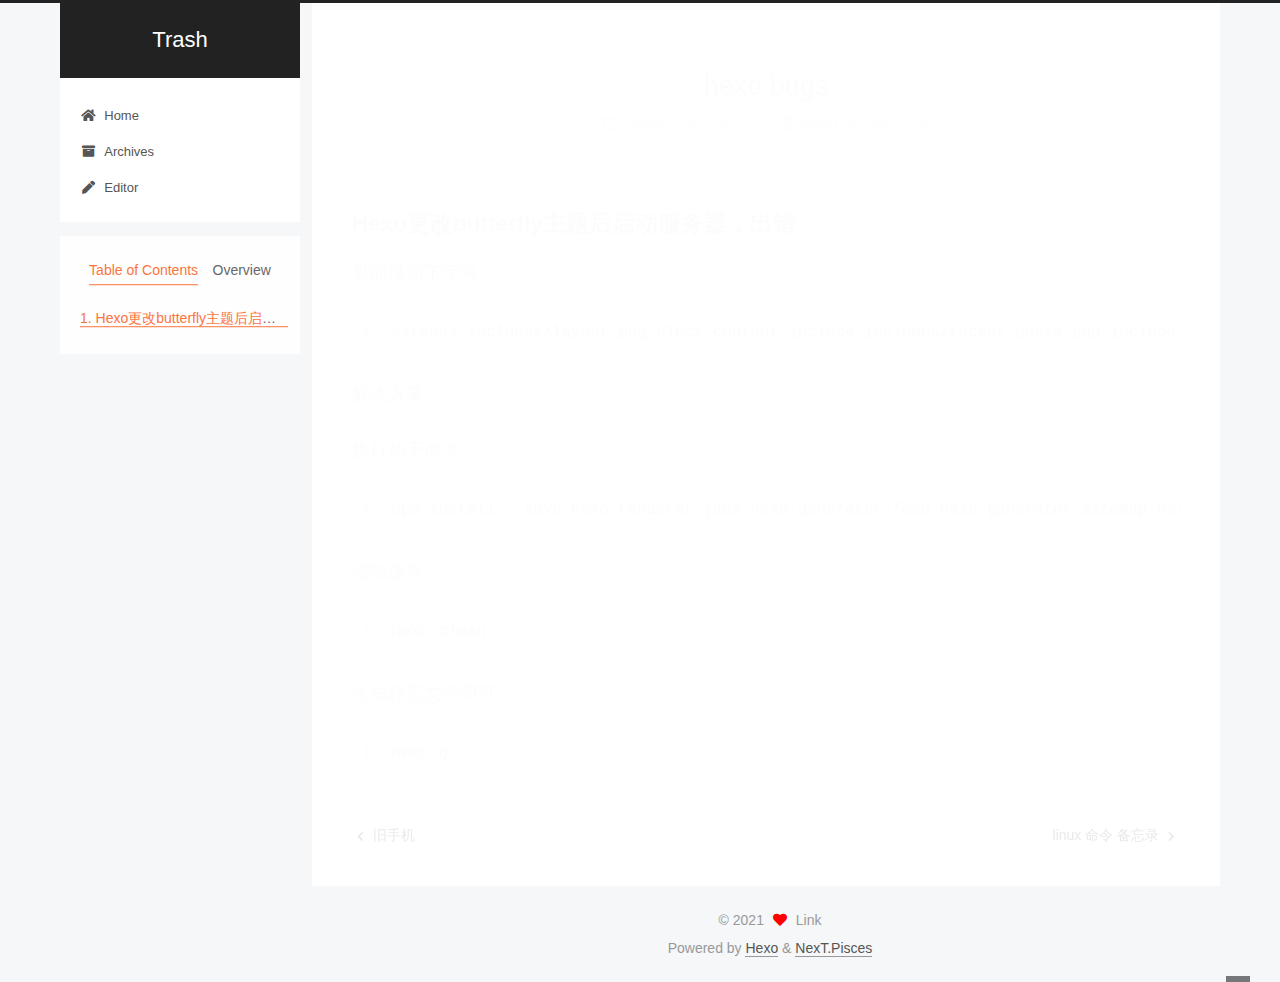
<file: 2021/02/02/hexo_bugs/index.html>
<!DOCTYPE html>
<html lang="en">
<head>
  <meta charset="UTF-8">
<meta name="viewport" content="width=device-width, initial-scale=1, maximum-scale=2">
<meta name="theme-color" content="#222">
<meta name="generator" content="Hexo 5.3.0">
  <link rel="apple-touch-icon" sizes="180x180" href="/images/apple-touch-icon-next.png">
  <link rel="icon" type="image/png" sizes="32x32" href="/images/favicon-32x32-next.png">
  <link rel="icon" type="image/png" sizes="16x16" href="/images/favicon-16x16-next.png">
  <link rel="mask-icon" href="/images/logo.svg" color="#222">

<link rel="stylesheet" href="/css/main.css">


<link rel="stylesheet" href="/lib/font-awesome/css/all.min.css">

<script id="hexo-configurations">
    var NexT = window.NexT || {};
    var CONFIG = {"hostname":"example.com","root":"/","scheme":"Pisces","version":"7.8.0","exturl":false,"sidebar":{"position":"left","display":"post","padding":18,"offset":12,"onmobile":false},"copycode":{"enable":false,"show_result":false,"style":null},"back2top":{"enable":true,"sidebar":false,"scrollpercent":false},"bookmark":{"enable":false,"color":"#222","save":"auto"},"fancybox":false,"mediumzoom":false,"lazyload":false,"pangu":false,"comments":{"style":"tabs","active":null,"storage":true,"lazyload":false,"nav":null},"algolia":{"hits":{"per_page":10},"labels":{"input_placeholder":"Search for Posts","hits_empty":"We didn't find any results for the search: ${query}","hits_stats":"${hits} results found in ${time} ms"}},"localsearch":{"enable":false,"trigger":"auto","top_n_per_article":1,"unescape":false,"preload":false},"motion":{"enable":true,"async":false,"transition":{"post_block":"fadeIn","post_header":"slideDownIn","post_body":"slideDownIn","coll_header":"slideLeftIn","sidebar":"slideUpIn"}}};
  </script>

  <meta name="description" content="Hexo更改butterfly主题后启动服务器，出错界面显如下字符: 1extends includes&#x2F;layout.pug block content include includes&#x2F;recent-posts.pug include includes&#x2F;partial 解决方案: 执行如下命令 1npm install --save hexo-renderer-j">
<meta property="og:type" content="article">
<meta property="og:title" content="hexo bugs">
<meta property="og:url" content="http://example.com/2021/02/02/hexo_bugs/index.html">
<meta property="og:site_name" content="Trash">
<meta property="og:description" content="Hexo更改butterfly主题后启动服务器，出错界面显如下字符: 1extends includes&#x2F;layout.pug block content include includes&#x2F;recent-posts.pug include includes&#x2F;partial 解决方案: 执行如下命令 1npm install --save hexo-renderer-j">
<meta property="og:locale" content="en_US">
<meta property="article:published_time" content="2021-02-02T00:00:01.000Z">
<meta property="article:modified_time" content="2021-02-12T05:06:45.949Z">
<meta property="article:author" content="Link">
<meta name="twitter:card" content="summary">

<link rel="canonical" href="http://example.com/2021/02/02/hexo_bugs/">


<script id="page-configurations">
  // https://hexo.io/docs/variables.html
  CONFIG.page = {
    sidebar: "",
    isHome : false,
    isPost : true,
    lang   : 'en'
  };
</script>

  <title>hexo bugs | Trash</title>
  






  <noscript>
  <style>
  .use-motion .brand,
  .use-motion .menu-item,
  .sidebar-inner,
  .use-motion .post-block,
  .use-motion .pagination,
  .use-motion .comments,
  .use-motion .post-header,
  .use-motion .post-body,
  .use-motion .collection-header { opacity: initial; }

  .use-motion .site-title,
  .use-motion .site-subtitle {
    opacity: initial;
    top: initial;
  }

  .use-motion .logo-line-before i { left: initial; }
  .use-motion .logo-line-after i { right: initial; }
  </style>
</noscript>

</head>

<body itemscope itemtype="http://schema.org/WebPage">
  <div class="container use-motion">
    <div class="headband"></div>

    <header class="header" itemscope itemtype="http://schema.org/WPHeader">
      <div class="header-inner"><div class="site-brand-container">
  <div class="site-nav-toggle">
    <div class="toggle" aria-label="Toggle navigation bar">
      <span class="toggle-line toggle-line-first"></span>
      <span class="toggle-line toggle-line-middle"></span>
      <span class="toggle-line toggle-line-last"></span>
    </div>
  </div>

  <div class="site-meta">

    <a href="/" class="brand" rel="start">
      <span class="logo-line-before"><i></i></span>
      <h1 class="site-title">Trash</h1>
      <span class="logo-line-after"><i></i></span>
    </a>
  </div>

  <div class="site-nav-right">
    <div class="toggle popup-trigger">
    </div>
  </div>
</div>




<nav class="site-nav">
  <ul id="menu" class="main-menu menu">
        <li class="menu-item menu-item-home">

    <a href="/" rel="section"><i class="fa fa-home fa-fw"></i>Home</a>

  </li>
        <li class="menu-item menu-item-archives">

    <a href="/archives/" rel="section"><i class="fa fa-archive fa-fw"></i>Archives</a>

  </li>
        <li class="menu-item menu-item-editor">

    <a href="/md_editor/" rel="section"><i class="fas fa-pen fa-fw"></i>Editor</a>

  </li>
  </ul>
</nav>




</div>
    </header>

    
  <div class="back-to-top">
    <i class="fa fa-arrow-up"></i>
    <span>0%</span>
  </div>


    <main class="main">
      <div class="main-inner">
        <div class="content-wrap">
          

          <div class="content post posts-expand">
            

    
  
  
  <article itemscope itemtype="http://schema.org/Article" class="post-block" lang="en">
    <link itemprop="mainEntityOfPage" href="http://example.com/2021/02/02/hexo_bugs/">

    <span hidden itemprop="author" itemscope itemtype="http://schema.org/Person">
      <meta itemprop="image" content="/images/avatar.gif">
      <meta itemprop="name" content="Link">
      <meta itemprop="description" content="">
    </span>

    <span hidden itemprop="publisher" itemscope itemtype="http://schema.org/Organization">
      <meta itemprop="name" content="Trash">
    </span>
      <header class="post-header">
        <h1 class="post-title" itemprop="name headline">
          hexo bugs
        </h1>

        <div class="post-meta">
            <span class="post-meta-item">
              <span class="post-meta-item-icon">
                <i class="far fa-calendar"></i>
              </span>
              <span class="post-meta-item-text">Posted on</span>

              <time title="Created: 2021-02-02 00:00:01" itemprop="dateCreated datePublished" datetime="2021-02-02T00:00:01+00:00">2021-02-02</time>
            </span>
              <span class="post-meta-item">
                <span class="post-meta-item-icon">
                  <i class="far fa-calendar-check"></i>
                </span>
                <span class="post-meta-item-text">Edited on</span>
                <time title="Modified: 2021-02-12 05:06:45" itemprop="dateModified" datetime="2021-02-12T05:06:45+00:00">2021-02-12</time>
              </span>

          

        </div>
      </header>

    
    
    
    <div class="post-body" itemprop="articleBody">

      
        <h3 id="Hexo更改butterfly主题后启动服务器，出错"><a href="#Hexo更改butterfly主题后启动服务器，出错" class="headerlink" title="Hexo更改butterfly主题后启动服务器，出错"></a>Hexo更改butterfly主题后启动服务器，出错</h3><p>界面显如下字符:</p>
<figure class="highlight plain"><table><tr><td class="gutter"><pre><span class="line">1</span><br></pre></td><td class="code"><pre><span class="line">extends includes&#x2F;layout.pug block content include includes&#x2F;recent-posts.pug include includes&#x2F;partial</span><br></pre></td></tr></table></figure>
<p>解决方案:</p>
<p>执行如下命令</p>
<figure class="highlight plain"><table><tr><td class="gutter"><pre><span class="line">1</span><br></pre></td><td class="code"><pre><span class="line">npm install --save hexo-renderer-jade hexo-generator-feed hexo-generator-sitemap hexo-browsersync hexo-generator-archive</span><br></pre></td></tr></table></figure>
<p>清除缓存</p>
<figure class="highlight plain"><table><tr><td class="gutter"><pre><span class="line">1</span><br></pre></td><td class="code"><pre><span class="line">hexo clean</span><br></pre></td></tr></table></figure>
<p>生成静态文件即可</p>
<figure class="highlight plain"><table><tr><td class="gutter"><pre><span class="line">1</span><br></pre></td><td class="code"><pre><span class="line">hexo g</span><br></pre></td></tr></table></figure>
    </div>

    
    
    

      <footer class="post-footer">

        


        
    <div class="post-nav">
      <div class="post-nav-item">
    <a href="/2021/01/27/linuxdeploy/" rel="prev" title="旧手机">
      <i class="fa fa-chevron-left"></i> 旧手机
    </a></div>
      <div class="post-nav-item">
    <a href="/2021/02/03/%E5%B8%B8%E7%94%A8linux%20%E5%91%BD%E4%BB%A4%E8%A1%8C/" rel="next" title="linux 命令 备忘录">
      linux 命令 备忘录 <i class="fa fa-chevron-right"></i>
    </a></div>
    </div>
      </footer>
    
  </article>
  
  
  



          </div>
          

<script>
  window.addEventListener('tabs:register', () => {
    let { activeClass } = CONFIG.comments;
    if (CONFIG.comments.storage) {
      activeClass = localStorage.getItem('comments_active') || activeClass;
    }
    if (activeClass) {
      let activeTab = document.querySelector(`a[href="#comment-${activeClass}"]`);
      if (activeTab) {
        activeTab.click();
      }
    }
  });
  if (CONFIG.comments.storage) {
    window.addEventListener('tabs:click', event => {
      if (!event.target.matches('.tabs-comment .tab-content .tab-pane')) return;
      let commentClass = event.target.classList[1];
      localStorage.setItem('comments_active', commentClass);
    });
  }
</script>

        </div>
          
  
  <div class="toggle sidebar-toggle">
    <span class="toggle-line toggle-line-first"></span>
    <span class="toggle-line toggle-line-middle"></span>
    <span class="toggle-line toggle-line-last"></span>
  </div>

  <aside class="sidebar">
    <div class="sidebar-inner">

      <ul class="sidebar-nav motion-element">
        <li class="sidebar-nav-toc">
          Table of Contents
        </li>
        <li class="sidebar-nav-overview">
          Overview
        </li>
      </ul>

      <!--noindex-->
      <div class="post-toc-wrap sidebar-panel">
          <div class="post-toc motion-element"><ol class="nav"><li class="nav-item nav-level-3"><a class="nav-link" href="#Hexo%E6%9B%B4%E6%94%B9butterfly%E4%B8%BB%E9%A2%98%E5%90%8E%E5%90%AF%E5%8A%A8%E6%9C%8D%E5%8A%A1%E5%99%A8%EF%BC%8C%E5%87%BA%E9%94%99"><span class="nav-number">1.</span> <span class="nav-text">Hexo更改butterfly主题后启动服务器，出错</span></a></li></ol></div>
      </div>
      <!--/noindex-->

      <div class="site-overview-wrap sidebar-panel">
        <div class="site-author motion-element" itemprop="author" itemscope itemtype="http://schema.org/Person">
  <p class="site-author-name" itemprop="name">Link</p>
  <div class="site-description" itemprop="description"></div>
</div>
<div class="site-state-wrap motion-element">
  <nav class="site-state">
      <div class="site-state-item site-state-posts">
          <a href="/archives/">
        
          <span class="site-state-item-count">8</span>
          <span class="site-state-item-name">posts</span>
        </a>
      </div>
  </nav>
</div>



      </div>

    </div>
  </aside>
  <div id="sidebar-dimmer"></div>


      </div>
    </main>

    <footer class="footer">
      <div class="footer-inner">
        

        

<div class="copyright">
  
  &copy; 
  <span itemprop="copyrightYear">2021</span>
  <span class="with-love">
    <i class="fa fa-heart"></i>
  </span>
  <span class="author" itemprop="copyrightHolder">Link</span>
</div>
  <div class="powered-by">Powered by <a href="https://hexo.io/" class="theme-link" rel="noopener" target="_blank">Hexo</a> & <a href="https://pisces.theme-next.org/" class="theme-link" rel="noopener" target="_blank">NexT.Pisces</a>
  </div>

        








      </div>
    </footer>
  </div>

  
  <script src="/lib/anime.min.js"></script>
  <script src="/lib/velocity/velocity.min.js"></script>
  <script src="/lib/velocity/velocity.ui.min.js"></script>

<script src="/js/utils.js"></script>

<script src="/js/motion.js"></script>


<script src="/js/schemes/pisces.js"></script>


<script src="/js/next-boot.js"></script>




  















  

  

</body>
</html>
</file>
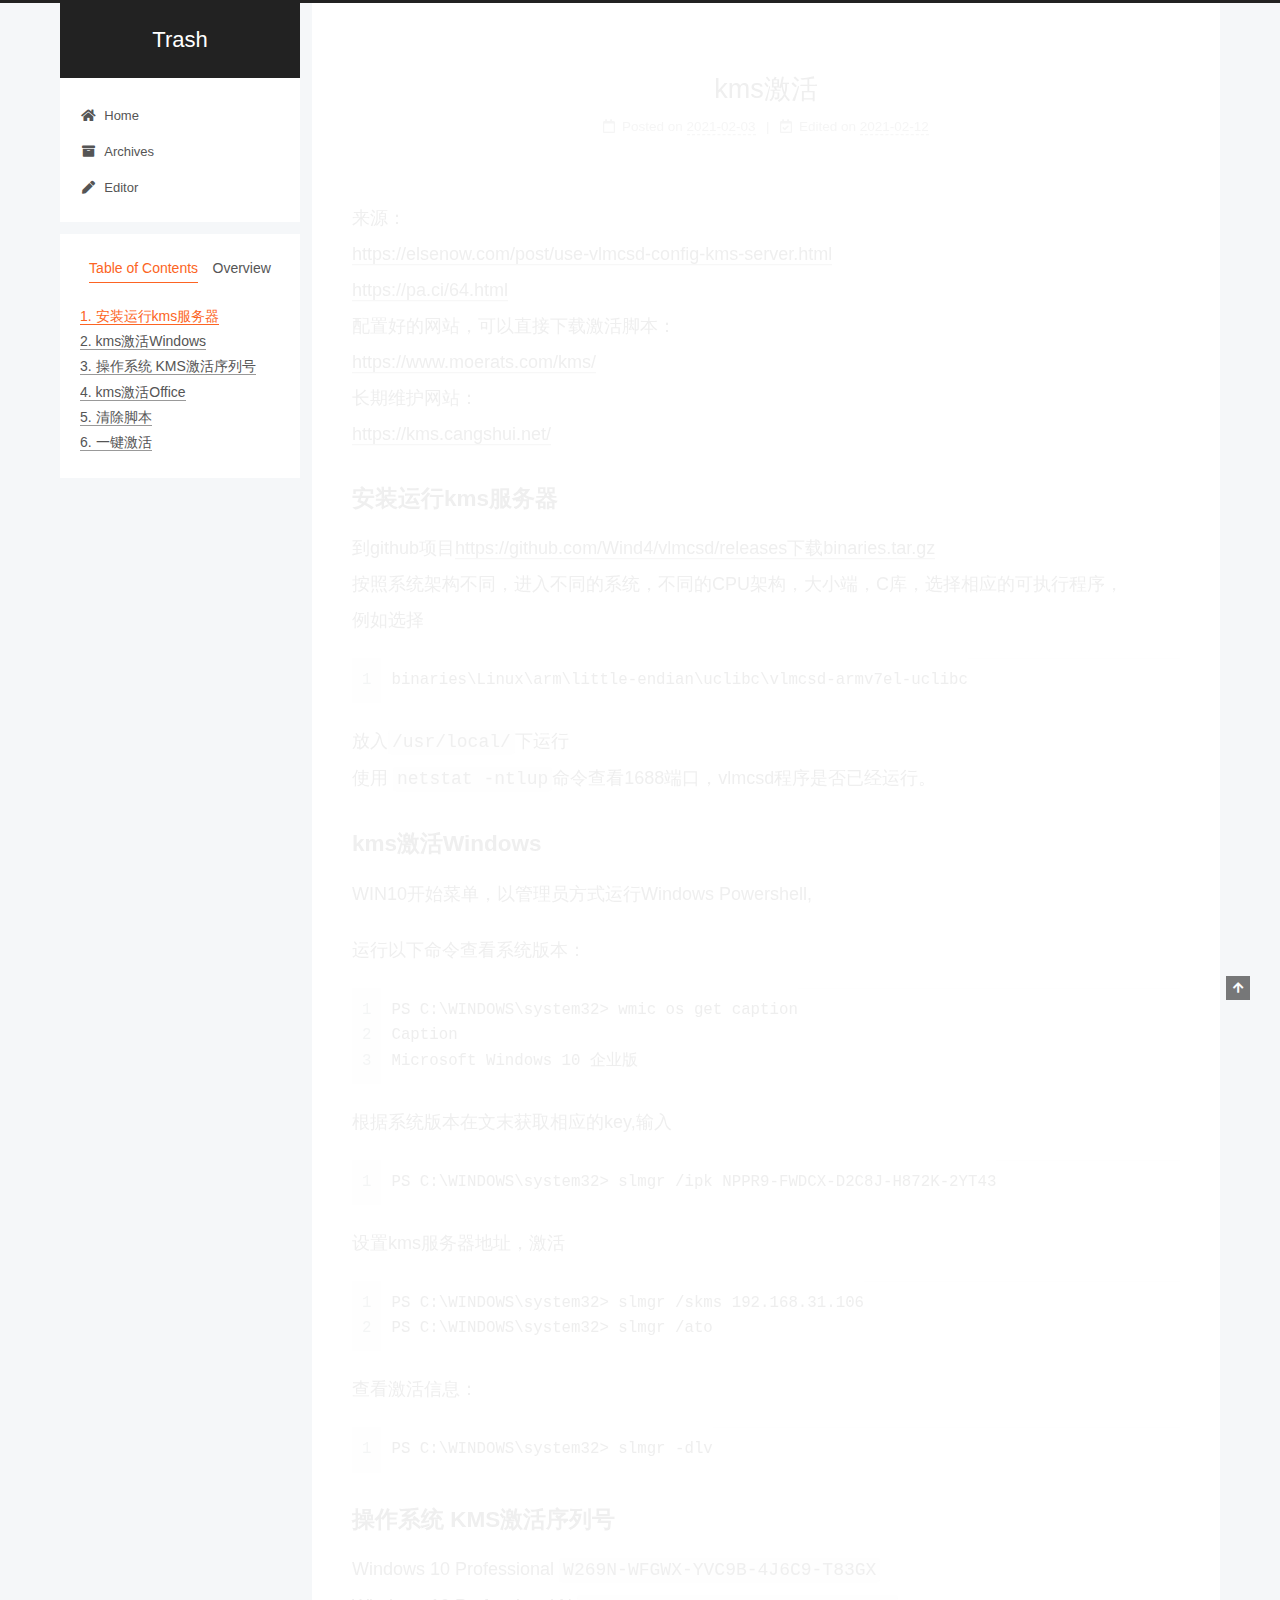
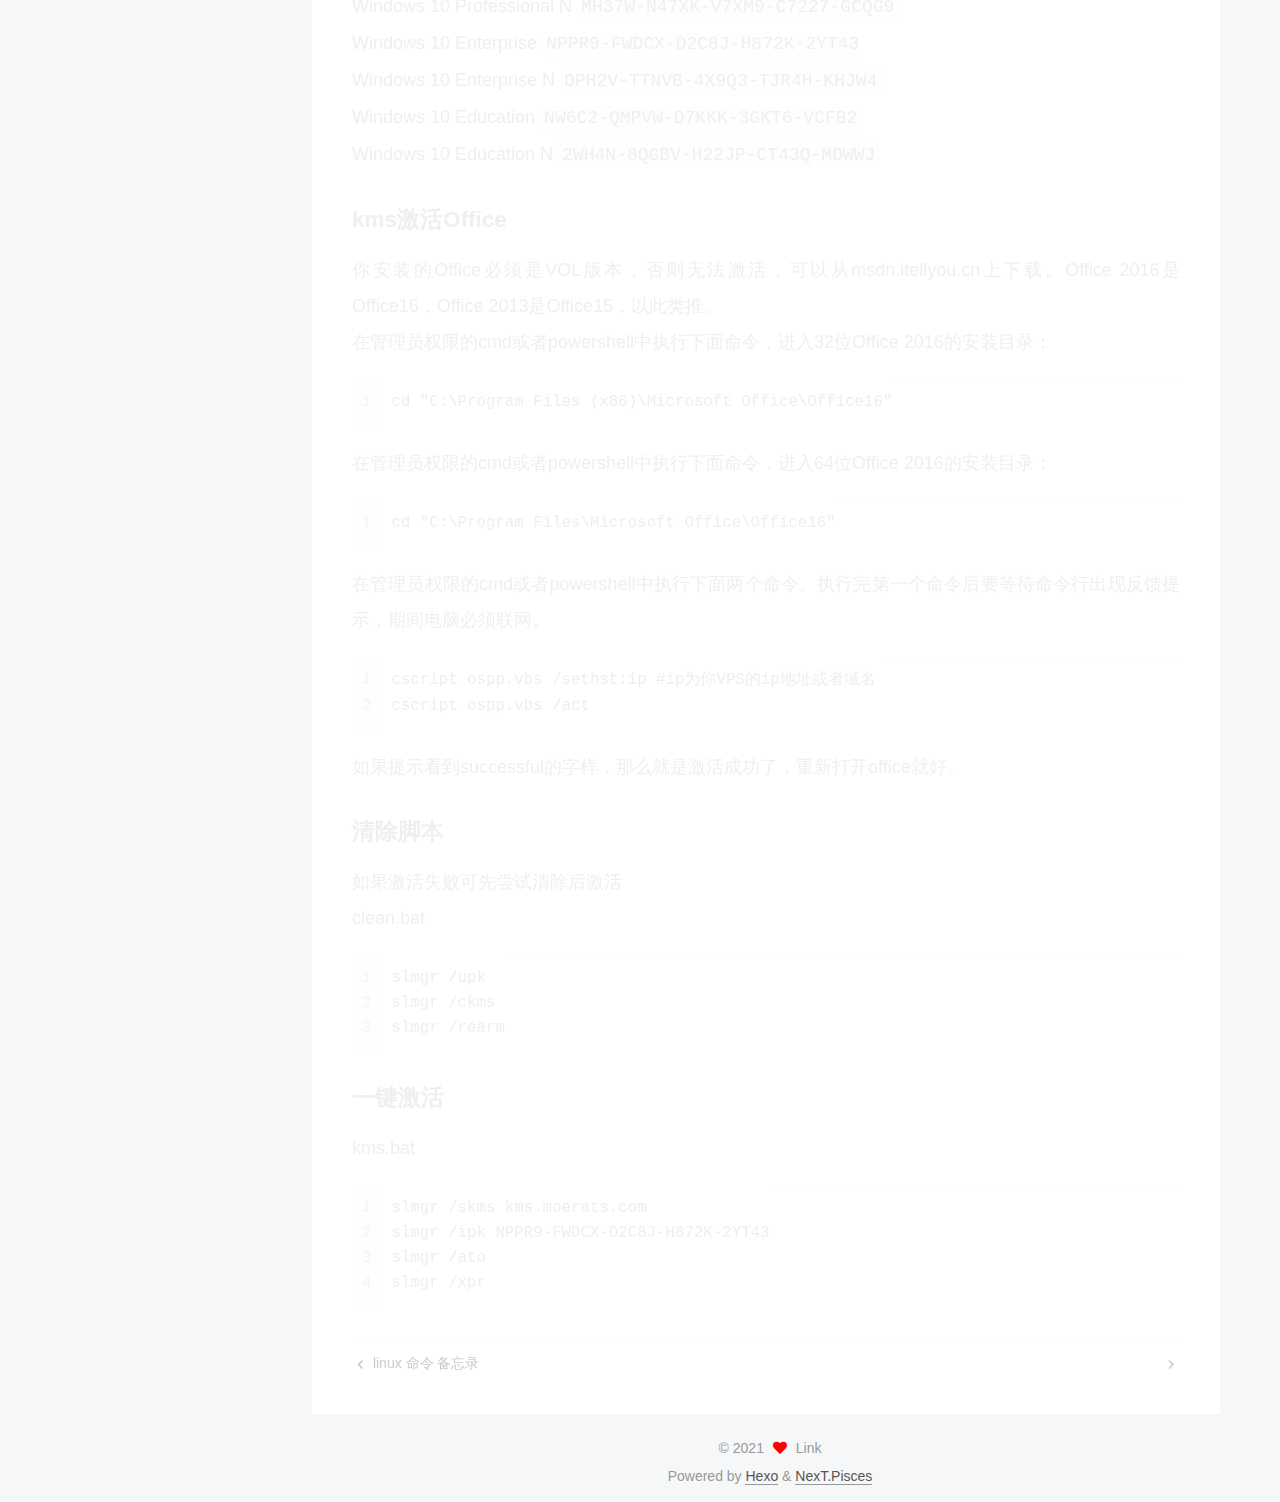
<file: 2021/02/03/vlmcsd激活Windows/index.html>
<!DOCTYPE html>
<html lang="en">
<head>
  <meta charset="UTF-8">
<meta name="viewport" content="width=device-width, initial-scale=1, maximum-scale=2">
<meta name="theme-color" content="#222">
<meta name="generator" content="Hexo 5.3.0">
  <link rel="apple-touch-icon" sizes="180x180" href="/images/apple-touch-icon-next.png">
  <link rel="icon" type="image/png" sizes="32x32" href="/images/favicon-32x32-next.png">
  <link rel="icon" type="image/png" sizes="16x16" href="/images/favicon-16x16-next.png">
  <link rel="mask-icon" href="/images/logo.svg" color="#222">

<link rel="stylesheet" href="/css/main.css">


<link rel="stylesheet" href="/lib/font-awesome/css/all.min.css">

<script id="hexo-configurations">
    var NexT = window.NexT || {};
    var CONFIG = {"hostname":"example.com","root":"/","scheme":"Pisces","version":"7.8.0","exturl":false,"sidebar":{"position":"left","display":"post","padding":18,"offset":12,"onmobile":false},"copycode":{"enable":false,"show_result":false,"style":null},"back2top":{"enable":true,"sidebar":false,"scrollpercent":false},"bookmark":{"enable":false,"color":"#222","save":"auto"},"fancybox":false,"mediumzoom":false,"lazyload":false,"pangu":false,"comments":{"style":"tabs","active":null,"storage":true,"lazyload":false,"nav":null},"algolia":{"hits":{"per_page":10},"labels":{"input_placeholder":"Search for Posts","hits_empty":"We didn't find any results for the search: ${query}","hits_stats":"${hits} results found in ${time} ms"}},"localsearch":{"enable":false,"trigger":"auto","top_n_per_article":1,"unescape":false,"preload":false},"motion":{"enable":true,"async":false,"transition":{"post_block":"fadeIn","post_header":"slideDownIn","post_body":"slideDownIn","coll_header":"slideLeftIn","sidebar":"slideUpIn"}}};
  </script>

  <meta name="description" content="来源：https:&#x2F;&#x2F;elsenow.com&#x2F;post&#x2F;use-vlmcsd-config-kms-server.htmlhttps:&#x2F;&#x2F;pa.ci&#x2F;64.html配置好的网站，可以直接下载激活脚本：https:&#x2F;&#x2F;www.moerats.com&#x2F;kms&#x2F;长期维护网站：https:&#x2F;&#x2F;kms.cangshui.net&#x2F; 安装运行kms服务器到github项目https:&#x2F;&#x2F;github.com&#x2F;W">
<meta property="og:type" content="article">
<meta property="og:title" content="kms激活">
<meta property="og:url" content="http://example.com/2021/02/03/vlmcsd%E6%BF%80%E6%B4%BBWindows/index.html">
<meta property="og:site_name" content="Trash">
<meta property="og:description" content="来源：https:&#x2F;&#x2F;elsenow.com&#x2F;post&#x2F;use-vlmcsd-config-kms-server.htmlhttps:&#x2F;&#x2F;pa.ci&#x2F;64.html配置好的网站，可以直接下载激活脚本：https:&#x2F;&#x2F;www.moerats.com&#x2F;kms&#x2F;长期维护网站：https:&#x2F;&#x2F;kms.cangshui.net&#x2F; 安装运行kms服务器到github项目https:&#x2F;&#x2F;github.com&#x2F;W">
<meta property="og:locale" content="en_US">
<meta property="article:published_time" content="2021-02-03T00:00:00.000Z">
<meta property="article:modified_time" content="2021-02-12T05:06:45.949Z">
<meta property="article:author" content="Link">
<meta name="twitter:card" content="summary">

<link rel="canonical" href="http://example.com/2021/02/03/vlmcsd%E6%BF%80%E6%B4%BBWindows/">


<script id="page-configurations">
  // https://hexo.io/docs/variables.html
  CONFIG.page = {
    sidebar: "",
    isHome : false,
    isPost : true,
    lang   : 'en'
  };
</script>

  <title>kms激活 | Trash</title>
  






  <noscript>
  <style>
  .use-motion .brand,
  .use-motion .menu-item,
  .sidebar-inner,
  .use-motion .post-block,
  .use-motion .pagination,
  .use-motion .comments,
  .use-motion .post-header,
  .use-motion .post-body,
  .use-motion .collection-header { opacity: initial; }

  .use-motion .site-title,
  .use-motion .site-subtitle {
    opacity: initial;
    top: initial;
  }

  .use-motion .logo-line-before i { left: initial; }
  .use-motion .logo-line-after i { right: initial; }
  </style>
</noscript>

</head>

<body itemscope itemtype="http://schema.org/WebPage">
  <div class="container use-motion">
    <div class="headband"></div>

    <header class="header" itemscope itemtype="http://schema.org/WPHeader">
      <div class="header-inner"><div class="site-brand-container">
  <div class="site-nav-toggle">
    <div class="toggle" aria-label="Toggle navigation bar">
      <span class="toggle-line toggle-line-first"></span>
      <span class="toggle-line toggle-line-middle"></span>
      <span class="toggle-line toggle-line-last"></span>
    </div>
  </div>

  <div class="site-meta">

    <a href="/" class="brand" rel="start">
      <span class="logo-line-before"><i></i></span>
      <h1 class="site-title">Trash</h1>
      <span class="logo-line-after"><i></i></span>
    </a>
  </div>

  <div class="site-nav-right">
    <div class="toggle popup-trigger">
    </div>
  </div>
</div>




<nav class="site-nav">
  <ul id="menu" class="main-menu menu">
        <li class="menu-item menu-item-home">

    <a href="/" rel="section"><i class="fa fa-home fa-fw"></i>Home</a>

  </li>
        <li class="menu-item menu-item-archives">

    <a href="/archives/" rel="section"><i class="fa fa-archive fa-fw"></i>Archives</a>

  </li>
        <li class="menu-item menu-item-editor">

    <a href="/md_editor/" rel="section"><i class="fas fa-pen fa-fw"></i>Editor</a>

  </li>
  </ul>
</nav>




</div>
    </header>

    
  <div class="back-to-top">
    <i class="fa fa-arrow-up"></i>
    <span>0%</span>
  </div>


    <main class="main">
      <div class="main-inner">
        <div class="content-wrap">
          

          <div class="content post posts-expand">
            

    
  
  
  <article itemscope itemtype="http://schema.org/Article" class="post-block" lang="en">
    <link itemprop="mainEntityOfPage" href="http://example.com/2021/02/03/vlmcsd%E6%BF%80%E6%B4%BBWindows/">

    <span hidden itemprop="author" itemscope itemtype="http://schema.org/Person">
      <meta itemprop="image" content="/images/avatar.gif">
      <meta itemprop="name" content="Link">
      <meta itemprop="description" content="">
    </span>

    <span hidden itemprop="publisher" itemscope itemtype="http://schema.org/Organization">
      <meta itemprop="name" content="Trash">
    </span>
      <header class="post-header">
        <h1 class="post-title" itemprop="name headline">
          kms激活
        </h1>

        <div class="post-meta">
            <span class="post-meta-item">
              <span class="post-meta-item-icon">
                <i class="far fa-calendar"></i>
              </span>
              <span class="post-meta-item-text">Posted on</span>

              <time title="Created: 2021-02-03 00:00:00" itemprop="dateCreated datePublished" datetime="2021-02-03T00:00:00+00:00">2021-02-03</time>
            </span>
              <span class="post-meta-item">
                <span class="post-meta-item-icon">
                  <i class="far fa-calendar-check"></i>
                </span>
                <span class="post-meta-item-text">Edited on</span>
                <time title="Modified: 2021-02-12 05:06:45" itemprop="dateModified" datetime="2021-02-12T05:06:45+00:00">2021-02-12</time>
              </span>

          

        </div>
      </header>

    
    
    
    <div class="post-body" itemprop="articleBody">

      
        <p>来源：<br><a target="_blank" rel="noopener" href="https://elsenow.com/post/use-vlmcsd-config-kms-server.html">https://elsenow.com/post/use-vlmcsd-config-kms-server.html</a><br><a target="_blank" rel="noopener" href="https://pa.ci/64.html">https://pa.ci/64.html</a><br>配置好的网站，可以直接下载激活脚本：<br><a target="_blank" rel="noopener" href="https://www.moerats.com/kms/">https://www.moerats.com/kms/</a><br>长期维护网站：<br><a target="_blank" rel="noopener" href="https://kms.cangshui.net/">https://kms.cangshui.net/</a></p>
<h3 id="安装运行kms服务器"><a href="#安装运行kms服务器" class="headerlink" title="安装运行kms服务器"></a>安装运行kms服务器</h3><p>到github项目<a target="_blank" rel="noopener" href="https://github.com/Wind4/vlmcsd/releases%E4%B8%8B%E8%BD%BDbinaries.tar.gz">https://github.com/Wind4/vlmcsd/releases下载binaries.tar.gz</a><br>按照系统架构不同，进入不同的系统，不同的CPU架构，大小端，C库，选择相应的可执行程序，<br>例如选择</p>
<figure class="highlight plain"><table><tr><td class="gutter"><pre><span class="line">1</span><br></pre></td><td class="code"><pre><span class="line">binaries\Linux\arm\little-endian\uclibc\vlmcsd-armv7el-uclibc</span><br></pre></td></tr></table></figure>
<p>放入<code>/usr/local/</code>下运行<br>使用 <code>netstat -ntlup</code>命令查看1688端口，vlmcsd程序是否已经运行。</p>
<h3 id="kms激活Windows"><a href="#kms激活Windows" class="headerlink" title="kms激活Windows"></a>kms激活Windows</h3><p>WIN10开始菜单，以管理员方式运行Windows Powershell,</p>
<p>运行以下命令查看系统版本：</p>
<figure class="highlight plain"><table><tr><td class="gutter"><pre><span class="line">1</span><br><span class="line">2</span><br><span class="line">3</span><br></pre></td><td class="code"><pre><span class="line">PS C:\WINDOWS\system32&gt; wmic os get caption</span><br><span class="line">Caption</span><br><span class="line">Microsoft Windows 10 企业版</span><br></pre></td></tr></table></figure>
<p>根据系统版本在文末获取相应的key,输入</p>
<figure class="highlight plain"><table><tr><td class="gutter"><pre><span class="line">1</span><br></pre></td><td class="code"><pre><span class="line">PS C:\WINDOWS\system32&gt; slmgr &#x2F;ipk NPPR9-FWDCX-D2C8J-H872K-2YT43</span><br></pre></td></tr></table></figure>
<p>设置kms服务器地址，激活</p>
<figure class="highlight plain"><table><tr><td class="gutter"><pre><span class="line">1</span><br><span class="line">2</span><br></pre></td><td class="code"><pre><span class="line">PS C:\WINDOWS\system32&gt; slmgr &#x2F;skms 192.168.31.106</span><br><span class="line">PS C:\WINDOWS\system32&gt; slmgr &#x2F;ato</span><br></pre></td></tr></table></figure>
<p>查看激活信息：</p>
<figure class="highlight plain"><table><tr><td class="gutter"><pre><span class="line">1</span><br></pre></td><td class="code"><pre><span class="line">PS C:\WINDOWS\system32&gt; slmgr -dlv</span><br></pre></td></tr></table></figure>
<h3 id="操作系统-KMS激活序列号"><a href="#操作系统-KMS激活序列号" class="headerlink" title="操作系统 KMS激活序列号"></a>操作系统 KMS激活序列号</h3><p>Windows 10 Professional <code>W269N-WFGWX-YVC9B-4J6C9-T83GX</code><br>Windows 10 Professional N <code>MH37W-N47XK-V7XM9-C7227-GCQG9</code><br>Windows 10 Enterprise <code>NPPR9-FWDCX-D2C8J-H872K-2YT43</code><br>Windows 10 Enterprise N <code>DPH2V-TTNVB-4X9Q3-TJR4H-KHJW4</code><br>Windows 10 Education <code>NW6C2-QMPVW-D7KKK-3GKT6-VCFB2</code><br>Windows 10 Education N <code>2WH4N-8QGBV-H22JP-CT43Q-MDWWJ</code></p>
<h3 id="kms激活Office"><a href="#kms激活Office" class="headerlink" title="kms激活Office"></a>kms激活Office</h3><p>你安装的Office必须是VOL版本，否则无法激活，可以从msdn.itellyou.cn上下载。Office 2016是Office16，Office 2013是Office15，以此类推。<br>在管理员权限的cmd或者powershell中执行下面命令，进入32位Office 2016的安装目录：</p>
<figure class="highlight plain"><table><tr><td class="gutter"><pre><span class="line">1</span><br></pre></td><td class="code"><pre><span class="line">cd &quot;C:\Program Files (x86)\Microsoft Office\Office16&quot;</span><br></pre></td></tr></table></figure>
<p>在管理员权限的cmd或者powershell中执行下面命令，进入64位Office 2016的安装目录：</p>
<figure class="highlight plain"><table><tr><td class="gutter"><pre><span class="line">1</span><br></pre></td><td class="code"><pre><span class="line">cd &quot;C:\Program Files\Microsoft Office\Office16&quot;</span><br></pre></td></tr></table></figure>
<p>在管理员权限的cmd或者powershell中执行下面两个命令。执行完第一个命令后要等待命令行出现反馈提示，期间电脑必须联网。</p>
<figure class="highlight plain"><table><tr><td class="gutter"><pre><span class="line">1</span><br><span class="line">2</span><br></pre></td><td class="code"><pre><span class="line">cscript ospp.vbs &#x2F;sethst:ip #ip为你VPS的ip地址或者域名 </span><br><span class="line">cscript ospp.vbs &#x2F;act</span><br></pre></td></tr></table></figure>
<p>如果提示看到successful的字样，那么就是激活成功了，重新打开office就好。</p>
<h3 id="清除脚本"><a href="#清除脚本" class="headerlink" title="清除脚本"></a>清除脚本</h3><p>如果激活失败可先尝试清除后激活<br>clean.bat</p>
<figure class="highlight plain"><table><tr><td class="gutter"><pre><span class="line">1</span><br><span class="line">2</span><br><span class="line">3</span><br></pre></td><td class="code"><pre><span class="line">slmgr &#x2F;upk</span><br><span class="line">slmgr &#x2F;ckms</span><br><span class="line">slmgr &#x2F;rearm</span><br></pre></td></tr></table></figure>
<h3 id="一键激活"><a href="#一键激活" class="headerlink" title="一键激活"></a>一键激活</h3><p>kms.bat</p>
<figure class="highlight plain"><table><tr><td class="gutter"><pre><span class="line">1</span><br><span class="line">2</span><br><span class="line">3</span><br><span class="line">4</span><br></pre></td><td class="code"><pre><span class="line">slmgr &#x2F;skms kms.moerats.com</span><br><span class="line">slmgr &#x2F;ipk NPPR9-FWDCX-D2C8J-H872K-2YT43</span><br><span class="line">slmgr &#x2F;ato</span><br><span class="line">slmgr &#x2F;xpr</span><br></pre></td></tr></table></figure>




    </div>

    
    
    

      <footer class="post-footer">

        


        
    <div class="post-nav">
      <div class="post-nav-item">
    <a href="/2021/02/03/%E5%B8%B8%E7%94%A8linux%20%E5%91%BD%E4%BB%A4%E8%A1%8C/" rel="prev" title="linux 命令 备忘录">
      <i class="fa fa-chevron-left"></i> linux 命令 备忘录
    </a></div>
      <div class="post-nav-item">
    <a href="/2021/02/12/%E8%99%9A%E6%8B%9F%E6%9C%BAVMware%E5%AE%89%E8%A3%85%E9%BB%91%E8%8B%B9%E6%9E%9C/" rel="next" title="">
       <i class="fa fa-chevron-right"></i>
    </a></div>
    </div>
      </footer>
    
  </article>
  
  
  



          </div>
          

<script>
  window.addEventListener('tabs:register', () => {
    let { activeClass } = CONFIG.comments;
    if (CONFIG.comments.storage) {
      activeClass = localStorage.getItem('comments_active') || activeClass;
    }
    if (activeClass) {
      let activeTab = document.querySelector(`a[href="#comment-${activeClass}"]`);
      if (activeTab) {
        activeTab.click();
      }
    }
  });
  if (CONFIG.comments.storage) {
    window.addEventListener('tabs:click', event => {
      if (!event.target.matches('.tabs-comment .tab-content .tab-pane')) return;
      let commentClass = event.target.classList[1];
      localStorage.setItem('comments_active', commentClass);
    });
  }
</script>

        </div>
          
  
  <div class="toggle sidebar-toggle">
    <span class="toggle-line toggle-line-first"></span>
    <span class="toggle-line toggle-line-middle"></span>
    <span class="toggle-line toggle-line-last"></span>
  </div>

  <aside class="sidebar">
    <div class="sidebar-inner">

      <ul class="sidebar-nav motion-element">
        <li class="sidebar-nav-toc">
          Table of Contents
        </li>
        <li class="sidebar-nav-overview">
          Overview
        </li>
      </ul>

      <!--noindex-->
      <div class="post-toc-wrap sidebar-panel">
          <div class="post-toc motion-element"><ol class="nav"><li class="nav-item nav-level-3"><a class="nav-link" href="#%E5%AE%89%E8%A3%85%E8%BF%90%E8%A1%8Ckms%E6%9C%8D%E5%8A%A1%E5%99%A8"><span class="nav-number">1.</span> <span class="nav-text">安装运行kms服务器</span></a></li><li class="nav-item nav-level-3"><a class="nav-link" href="#kms%E6%BF%80%E6%B4%BBWindows"><span class="nav-number">2.</span> <span class="nav-text">kms激活Windows</span></a></li><li class="nav-item nav-level-3"><a class="nav-link" href="#%E6%93%8D%E4%BD%9C%E7%B3%BB%E7%BB%9F-KMS%E6%BF%80%E6%B4%BB%E5%BA%8F%E5%88%97%E5%8F%B7"><span class="nav-number">3.</span> <span class="nav-text">操作系统 KMS激活序列号</span></a></li><li class="nav-item nav-level-3"><a class="nav-link" href="#kms%E6%BF%80%E6%B4%BBOffice"><span class="nav-number">4.</span> <span class="nav-text">kms激活Office</span></a></li><li class="nav-item nav-level-3"><a class="nav-link" href="#%E6%B8%85%E9%99%A4%E8%84%9A%E6%9C%AC"><span class="nav-number">5.</span> <span class="nav-text">清除脚本</span></a></li><li class="nav-item nav-level-3"><a class="nav-link" href="#%E4%B8%80%E9%94%AE%E6%BF%80%E6%B4%BB"><span class="nav-number">6.</span> <span class="nav-text">一键激活</span></a></li></ol></div>
      </div>
      <!--/noindex-->

      <div class="site-overview-wrap sidebar-panel">
        <div class="site-author motion-element" itemprop="author" itemscope itemtype="http://schema.org/Person">
  <p class="site-author-name" itemprop="name">Link</p>
  <div class="site-description" itemprop="description"></div>
</div>
<div class="site-state-wrap motion-element">
  <nav class="site-state">
      <div class="site-state-item site-state-posts">
          <a href="/archives/">
        
          <span class="site-state-item-count">8</span>
          <span class="site-state-item-name">posts</span>
        </a>
      </div>
  </nav>
</div>



      </div>

    </div>
  </aside>
  <div id="sidebar-dimmer"></div>


      </div>
    </main>

    <footer class="footer">
      <div class="footer-inner">
        

        

<div class="copyright">
  
  &copy; 
  <span itemprop="copyrightYear">2021</span>
  <span class="with-love">
    <i class="fa fa-heart"></i>
  </span>
  <span class="author" itemprop="copyrightHolder">Link</span>
</div>
  <div class="powered-by">Powered by <a href="https://hexo.io/" class="theme-link" rel="noopener" target="_blank">Hexo</a> & <a href="https://pisces.theme-next.org/" class="theme-link" rel="noopener" target="_blank">NexT.Pisces</a>
  </div>

        








      </div>
    </footer>
  </div>

  
  <script src="/lib/anime.min.js"></script>
  <script src="/lib/velocity/velocity.min.js"></script>
  <script src="/lib/velocity/velocity.ui.min.js"></script>

<script src="/js/utils.js"></script>

<script src="/js/motion.js"></script>


<script src="/js/schemes/pisces.js"></script>


<script src="/js/next-boot.js"></script>




  















  

  

</body>
</html>
</file>
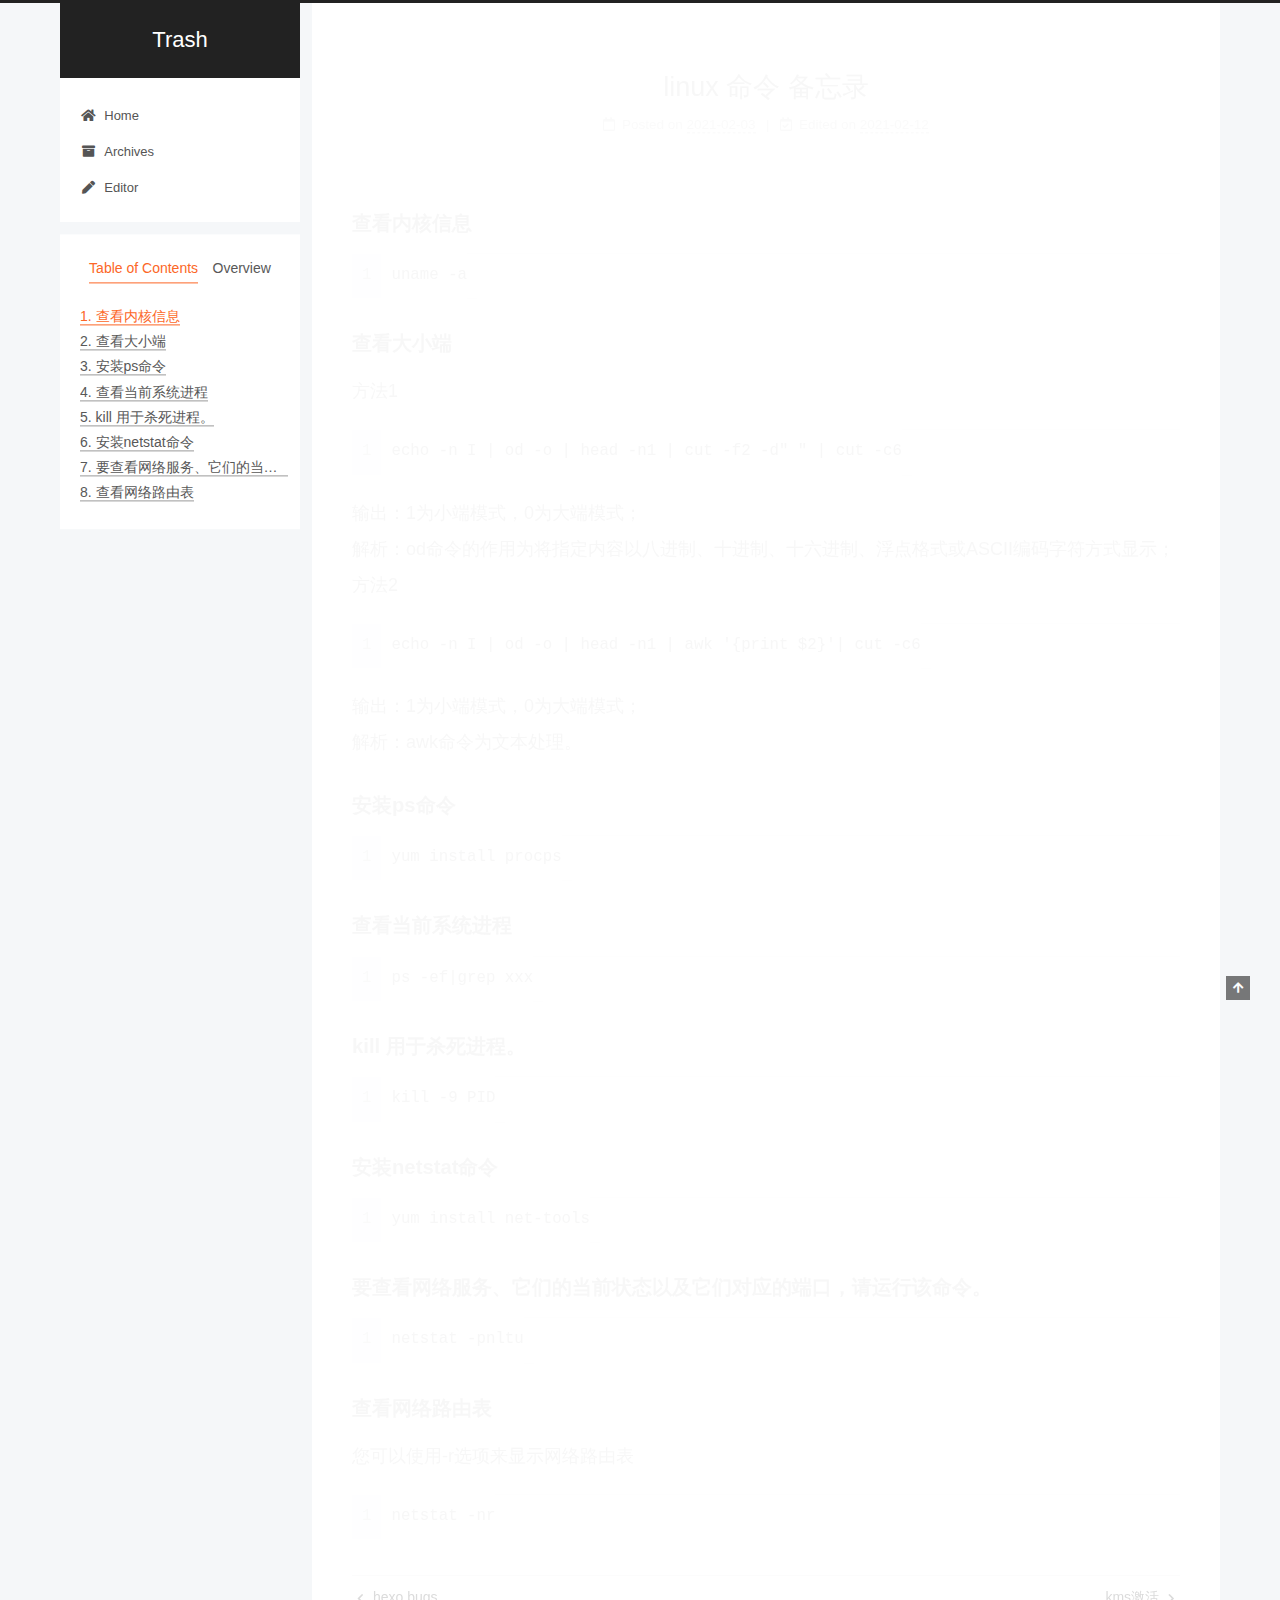
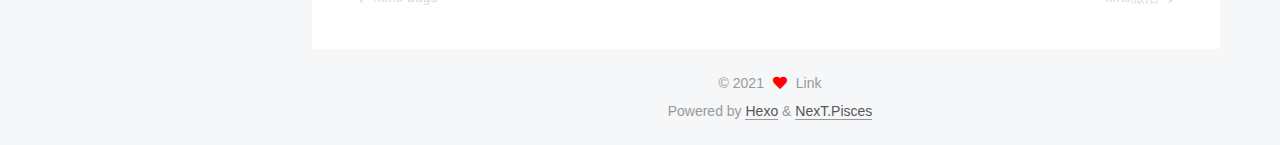
<file: 2021/02/03/常用linux 命令行/index.html>
<!DOCTYPE html>
<html lang="en">
<head>
  <meta charset="UTF-8">
<meta name="viewport" content="width=device-width, initial-scale=1, maximum-scale=2">
<meta name="theme-color" content="#222">
<meta name="generator" content="Hexo 5.3.0">
  <link rel="apple-touch-icon" sizes="180x180" href="/images/apple-touch-icon-next.png">
  <link rel="icon" type="image/png" sizes="32x32" href="/images/favicon-32x32-next.png">
  <link rel="icon" type="image/png" sizes="16x16" href="/images/favicon-16x16-next.png">
  <link rel="mask-icon" href="/images/logo.svg" color="#222">

<link rel="stylesheet" href="/css/main.css">


<link rel="stylesheet" href="/lib/font-awesome/css/all.min.css">

<script id="hexo-configurations">
    var NexT = window.NexT || {};
    var CONFIG = {"hostname":"example.com","root":"/","scheme":"Pisces","version":"7.8.0","exturl":false,"sidebar":{"position":"left","display":"post","padding":18,"offset":12,"onmobile":false},"copycode":{"enable":false,"show_result":false,"style":null},"back2top":{"enable":true,"sidebar":false,"scrollpercent":false},"bookmark":{"enable":false,"color":"#222","save":"auto"},"fancybox":false,"mediumzoom":false,"lazyload":false,"pangu":false,"comments":{"style":"tabs","active":null,"storage":true,"lazyload":false,"nav":null},"algolia":{"hits":{"per_page":10},"labels":{"input_placeholder":"Search for Posts","hits_empty":"We didn't find any results for the search: ${query}","hits_stats":"${hits} results found in ${time} ms"}},"localsearch":{"enable":false,"trigger":"auto","top_n_per_article":1,"unescape":false,"preload":false},"motion":{"enable":true,"async":false,"transition":{"post_block":"fadeIn","post_header":"slideDownIn","post_body":"slideDownIn","coll_header":"slideLeftIn","sidebar":"slideUpIn"}}};
  </script>

  <meta name="description" content="查看内核信息1uname -a 查看大小端方法1 1echo -n I | od -o | head -n1 | cut -f2 -d&quot; &quot; | cut -c6 输出：1为小端模式，0为大端模式；解析：od命令的作用为将指定内容以八进制、十进制、十六进制、浮点格式或ASCII编码字符方式显示；方法2 1echo -n I | od -o | head -n1 | awk &amp;#3">
<meta property="og:type" content="article">
<meta property="og:title" content="linux 命令 备忘录">
<meta property="og:url" content="http://example.com/2021/02/03/%E5%B8%B8%E7%94%A8linux%20%E5%91%BD%E4%BB%A4%E8%A1%8C/index.html">
<meta property="og:site_name" content="Trash">
<meta property="og:description" content="查看内核信息1uname -a 查看大小端方法1 1echo -n I | od -o | head -n1 | cut -f2 -d&quot; &quot; | cut -c6 输出：1为小端模式，0为大端模式；解析：od命令的作用为将指定内容以八进制、十进制、十六进制、浮点格式或ASCII编码字符方式显示；方法2 1echo -n I | od -o | head -n1 | awk &amp;#3">
<meta property="og:locale" content="en_US">
<meta property="article:published_time" content="2021-02-03T00:00:00.000Z">
<meta property="article:modified_time" content="2021-02-12T05:06:45.949Z">
<meta property="article:author" content="Link">
<meta name="twitter:card" content="summary">

<link rel="canonical" href="http://example.com/2021/02/03/%E5%B8%B8%E7%94%A8linux%20%E5%91%BD%E4%BB%A4%E8%A1%8C/">


<script id="page-configurations">
  // https://hexo.io/docs/variables.html
  CONFIG.page = {
    sidebar: "",
    isHome : false,
    isPost : true,
    lang   : 'en'
  };
</script>

  <title>linux 命令 备忘录 | Trash</title>
  






  <noscript>
  <style>
  .use-motion .brand,
  .use-motion .menu-item,
  .sidebar-inner,
  .use-motion .post-block,
  .use-motion .pagination,
  .use-motion .comments,
  .use-motion .post-header,
  .use-motion .post-body,
  .use-motion .collection-header { opacity: initial; }

  .use-motion .site-title,
  .use-motion .site-subtitle {
    opacity: initial;
    top: initial;
  }

  .use-motion .logo-line-before i { left: initial; }
  .use-motion .logo-line-after i { right: initial; }
  </style>
</noscript>

</head>

<body itemscope itemtype="http://schema.org/WebPage">
  <div class="container use-motion">
    <div class="headband"></div>

    <header class="header" itemscope itemtype="http://schema.org/WPHeader">
      <div class="header-inner"><div class="site-brand-container">
  <div class="site-nav-toggle">
    <div class="toggle" aria-label="Toggle navigation bar">
      <span class="toggle-line toggle-line-first"></span>
      <span class="toggle-line toggle-line-middle"></span>
      <span class="toggle-line toggle-line-last"></span>
    </div>
  </div>

  <div class="site-meta">

    <a href="/" class="brand" rel="start">
      <span class="logo-line-before"><i></i></span>
      <h1 class="site-title">Trash</h1>
      <span class="logo-line-after"><i></i></span>
    </a>
  </div>

  <div class="site-nav-right">
    <div class="toggle popup-trigger">
    </div>
  </div>
</div>




<nav class="site-nav">
  <ul id="menu" class="main-menu menu">
        <li class="menu-item menu-item-home">

    <a href="/" rel="section"><i class="fa fa-home fa-fw"></i>Home</a>

  </li>
        <li class="menu-item menu-item-archives">

    <a href="/archives/" rel="section"><i class="fa fa-archive fa-fw"></i>Archives</a>

  </li>
        <li class="menu-item menu-item-editor">

    <a href="/md_editor/" rel="section"><i class="fas fa-pen fa-fw"></i>Editor</a>

  </li>
  </ul>
</nav>




</div>
    </header>

    
  <div class="back-to-top">
    <i class="fa fa-arrow-up"></i>
    <span>0%</span>
  </div>


    <main class="main">
      <div class="main-inner">
        <div class="content-wrap">
          

          <div class="content post posts-expand">
            

    
  
  
  <article itemscope itemtype="http://schema.org/Article" class="post-block" lang="en">
    <link itemprop="mainEntityOfPage" href="http://example.com/2021/02/03/%E5%B8%B8%E7%94%A8linux%20%E5%91%BD%E4%BB%A4%E8%A1%8C/">

    <span hidden itemprop="author" itemscope itemtype="http://schema.org/Person">
      <meta itemprop="image" content="/images/avatar.gif">
      <meta itemprop="name" content="Link">
      <meta itemprop="description" content="">
    </span>

    <span hidden itemprop="publisher" itemscope itemtype="http://schema.org/Organization">
      <meta itemprop="name" content="Trash">
    </span>
      <header class="post-header">
        <h1 class="post-title" itemprop="name headline">
          linux 命令 备忘录
        </h1>

        <div class="post-meta">
            <span class="post-meta-item">
              <span class="post-meta-item-icon">
                <i class="far fa-calendar"></i>
              </span>
              <span class="post-meta-item-text">Posted on</span>

              <time title="Created: 2021-02-03 00:00:00" itemprop="dateCreated datePublished" datetime="2021-02-03T00:00:00+00:00">2021-02-03</time>
            </span>
              <span class="post-meta-item">
                <span class="post-meta-item-icon">
                  <i class="far fa-calendar-check"></i>
                </span>
                <span class="post-meta-item-text">Edited on</span>
                <time title="Modified: 2021-02-12 05:06:45" itemprop="dateModified" datetime="2021-02-12T05:06:45+00:00">2021-02-12</time>
              </span>

          

        </div>
      </header>

    
    
    
    <div class="post-body" itemprop="articleBody">

      
        <h4 id="查看内核信息"><a href="#查看内核信息" class="headerlink" title="查看内核信息"></a>查看内核信息</h4><figure class="highlight plain"><table><tr><td class="gutter"><pre><span class="line">1</span><br></pre></td><td class="code"><pre><span class="line">uname -a</span><br></pre></td></tr></table></figure>
<h4 id="查看大小端"><a href="#查看大小端" class="headerlink" title="查看大小端"></a>查看大小端</h4><p>方法1</p>
<figure class="highlight plain"><table><tr><td class="gutter"><pre><span class="line">1</span><br></pre></td><td class="code"><pre><span class="line">echo -n I | od -o | head -n1 | cut -f2 -d&quot; &quot; | cut -c6</span><br></pre></td></tr></table></figure>
<p>输出：1为小端模式，0为大端模式；<br>解析：od命令的作用为将指定内容以八进制、十进制、十六进制、浮点格式或ASCII编码字符方式显示；<br>方法2</p>
<figure class="highlight plain"><table><tr><td class="gutter"><pre><span class="line">1</span><br></pre></td><td class="code"><pre><span class="line">echo -n I | od -o | head -n1 | awk &#39;&#123;print $2&#125;&#39;| cut -c6</span><br></pre></td></tr></table></figure>
<p>输出：1为小端模式，0为大端模式；<br>解析：awk命令为文本处理。</p>
<h4 id="安装ps命令"><a href="#安装ps命令" class="headerlink" title="安装ps命令"></a>安装ps命令</h4><figure class="highlight plain"><table><tr><td class="gutter"><pre><span class="line">1</span><br></pre></td><td class="code"><pre><span class="line">yum install procps</span><br></pre></td></tr></table></figure>
<h4 id="查看当前系统进程"><a href="#查看当前系统进程" class="headerlink" title="查看当前系统进程"></a>查看当前系统进程</h4><figure class="highlight plain"><table><tr><td class="gutter"><pre><span class="line">1</span><br></pre></td><td class="code"><pre><span class="line">ps -ef|grep xxx</span><br></pre></td></tr></table></figure>
<h4 id="kill-用于杀死进程。"><a href="#kill-用于杀死进程。" class="headerlink" title="kill 用于杀死进程。"></a>kill 用于杀死进程。</h4><figure class="highlight plain"><table><tr><td class="gutter"><pre><span class="line">1</span><br></pre></td><td class="code"><pre><span class="line">kill -9 PID</span><br></pre></td></tr></table></figure>
<h4 id="安装netstat命令"><a href="#安装netstat命令" class="headerlink" title="安装netstat命令"></a>安装netstat命令</h4><figure class="highlight plain"><table><tr><td class="gutter"><pre><span class="line">1</span><br></pre></td><td class="code"><pre><span class="line">yum install net-tools</span><br></pre></td></tr></table></figure>
<h4 id="要查看网络服务、它们的当前状态以及它们对应的端口，请运行该命令。"><a href="#要查看网络服务、它们的当前状态以及它们对应的端口，请运行该命令。" class="headerlink" title="要查看网络服务、它们的当前状态以及它们对应的端口，请运行该命令。"></a>要查看网络服务、它们的当前状态以及它们对应的端口，请运行该命令。</h4><figure class="highlight plain"><table><tr><td class="gutter"><pre><span class="line">1</span><br></pre></td><td class="code"><pre><span class="line">netstat -pnltu</span><br></pre></td></tr></table></figure>
<h4 id="查看网络路由表"><a href="#查看网络路由表" class="headerlink" title="查看网络路由表"></a>查看网络路由表</h4><p>您可以使用-r选项来显示网络路由表</p>
<figure class="highlight plain"><table><tr><td class="gutter"><pre><span class="line">1</span><br></pre></td><td class="code"><pre><span class="line">netstat -nr</span><br></pre></td></tr></table></figure>
    </div>

    
    
    

      <footer class="post-footer">

        


        
    <div class="post-nav">
      <div class="post-nav-item">
    <a href="/2021/02/02/hexo_bugs/" rel="prev" title="hexo bugs">
      <i class="fa fa-chevron-left"></i> hexo bugs
    </a></div>
      <div class="post-nav-item">
    <a href="/2021/02/03/vlmcsd%E6%BF%80%E6%B4%BBWindows/" rel="next" title="kms激活">
      kms激活 <i class="fa fa-chevron-right"></i>
    </a></div>
    </div>
      </footer>
    
  </article>
  
  
  



          </div>
          

<script>
  window.addEventListener('tabs:register', () => {
    let { activeClass } = CONFIG.comments;
    if (CONFIG.comments.storage) {
      activeClass = localStorage.getItem('comments_active') || activeClass;
    }
    if (activeClass) {
      let activeTab = document.querySelector(`a[href="#comment-${activeClass}"]`);
      if (activeTab) {
        activeTab.click();
      }
    }
  });
  if (CONFIG.comments.storage) {
    window.addEventListener('tabs:click', event => {
      if (!event.target.matches('.tabs-comment .tab-content .tab-pane')) return;
      let commentClass = event.target.classList[1];
      localStorage.setItem('comments_active', commentClass);
    });
  }
</script>

        </div>
          
  
  <div class="toggle sidebar-toggle">
    <span class="toggle-line toggle-line-first"></span>
    <span class="toggle-line toggle-line-middle"></span>
    <span class="toggle-line toggle-line-last"></span>
  </div>

  <aside class="sidebar">
    <div class="sidebar-inner">

      <ul class="sidebar-nav motion-element">
        <li class="sidebar-nav-toc">
          Table of Contents
        </li>
        <li class="sidebar-nav-overview">
          Overview
        </li>
      </ul>

      <!--noindex-->
      <div class="post-toc-wrap sidebar-panel">
          <div class="post-toc motion-element"><ol class="nav"><li class="nav-item nav-level-4"><a class="nav-link" href="#%E6%9F%A5%E7%9C%8B%E5%86%85%E6%A0%B8%E4%BF%A1%E6%81%AF"><span class="nav-number">1.</span> <span class="nav-text">查看内核信息</span></a></li><li class="nav-item nav-level-4"><a class="nav-link" href="#%E6%9F%A5%E7%9C%8B%E5%A4%A7%E5%B0%8F%E7%AB%AF"><span class="nav-number">2.</span> <span class="nav-text">查看大小端</span></a></li><li class="nav-item nav-level-4"><a class="nav-link" href="#%E5%AE%89%E8%A3%85ps%E5%91%BD%E4%BB%A4"><span class="nav-number">3.</span> <span class="nav-text">安装ps命令</span></a></li><li class="nav-item nav-level-4"><a class="nav-link" href="#%E6%9F%A5%E7%9C%8B%E5%BD%93%E5%89%8D%E7%B3%BB%E7%BB%9F%E8%BF%9B%E7%A8%8B"><span class="nav-number">4.</span> <span class="nav-text">查看当前系统进程</span></a></li><li class="nav-item nav-level-4"><a class="nav-link" href="#kill-%E7%94%A8%E4%BA%8E%E6%9D%80%E6%AD%BB%E8%BF%9B%E7%A8%8B%E3%80%82"><span class="nav-number">5.</span> <span class="nav-text">kill 用于杀死进程。</span></a></li><li class="nav-item nav-level-4"><a class="nav-link" href="#%E5%AE%89%E8%A3%85netstat%E5%91%BD%E4%BB%A4"><span class="nav-number">6.</span> <span class="nav-text">安装netstat命令</span></a></li><li class="nav-item nav-level-4"><a class="nav-link" href="#%E8%A6%81%E6%9F%A5%E7%9C%8B%E7%BD%91%E7%BB%9C%E6%9C%8D%E5%8A%A1%E3%80%81%E5%AE%83%E4%BB%AC%E7%9A%84%E5%BD%93%E5%89%8D%E7%8A%B6%E6%80%81%E4%BB%A5%E5%8F%8A%E5%AE%83%E4%BB%AC%E5%AF%B9%E5%BA%94%E7%9A%84%E7%AB%AF%E5%8F%A3%EF%BC%8C%E8%AF%B7%E8%BF%90%E8%A1%8C%E8%AF%A5%E5%91%BD%E4%BB%A4%E3%80%82"><span class="nav-number">7.</span> <span class="nav-text">要查看网络服务、它们的当前状态以及它们对应的端口，请运行该命令。</span></a></li><li class="nav-item nav-level-4"><a class="nav-link" href="#%E6%9F%A5%E7%9C%8B%E7%BD%91%E7%BB%9C%E8%B7%AF%E7%94%B1%E8%A1%A8"><span class="nav-number">8.</span> <span class="nav-text">查看网络路由表</span></a></li></ol></div>
      </div>
      <!--/noindex-->

      <div class="site-overview-wrap sidebar-panel">
        <div class="site-author motion-element" itemprop="author" itemscope itemtype="http://schema.org/Person">
  <p class="site-author-name" itemprop="name">Link</p>
  <div class="site-description" itemprop="description"></div>
</div>
<div class="site-state-wrap motion-element">
  <nav class="site-state">
      <div class="site-state-item site-state-posts">
          <a href="/archives/">
        
          <span class="site-state-item-count">8</span>
          <span class="site-state-item-name">posts</span>
        </a>
      </div>
  </nav>
</div>



      </div>

    </div>
  </aside>
  <div id="sidebar-dimmer"></div>


      </div>
    </main>

    <footer class="footer">
      <div class="footer-inner">
        

        

<div class="copyright">
  
  &copy; 
  <span itemprop="copyrightYear">2021</span>
  <span class="with-love">
    <i class="fa fa-heart"></i>
  </span>
  <span class="author" itemprop="copyrightHolder">Link</span>
</div>
  <div class="powered-by">Powered by <a href="https://hexo.io/" class="theme-link" rel="noopener" target="_blank">Hexo</a> & <a href="https://pisces.theme-next.org/" class="theme-link" rel="noopener" target="_blank">NexT.Pisces</a>
  </div>

        








      </div>
    </footer>
  </div>

  
  <script src="/lib/anime.min.js"></script>
  <script src="/lib/velocity/velocity.min.js"></script>
  <script src="/lib/velocity/velocity.ui.min.js"></script>

<script src="/js/utils.js"></script>

<script src="/js/motion.js"></script>


<script src="/js/schemes/pisces.js"></script>


<script src="/js/next-boot.js"></script>




  















  

  

</body>
</html>
</file>
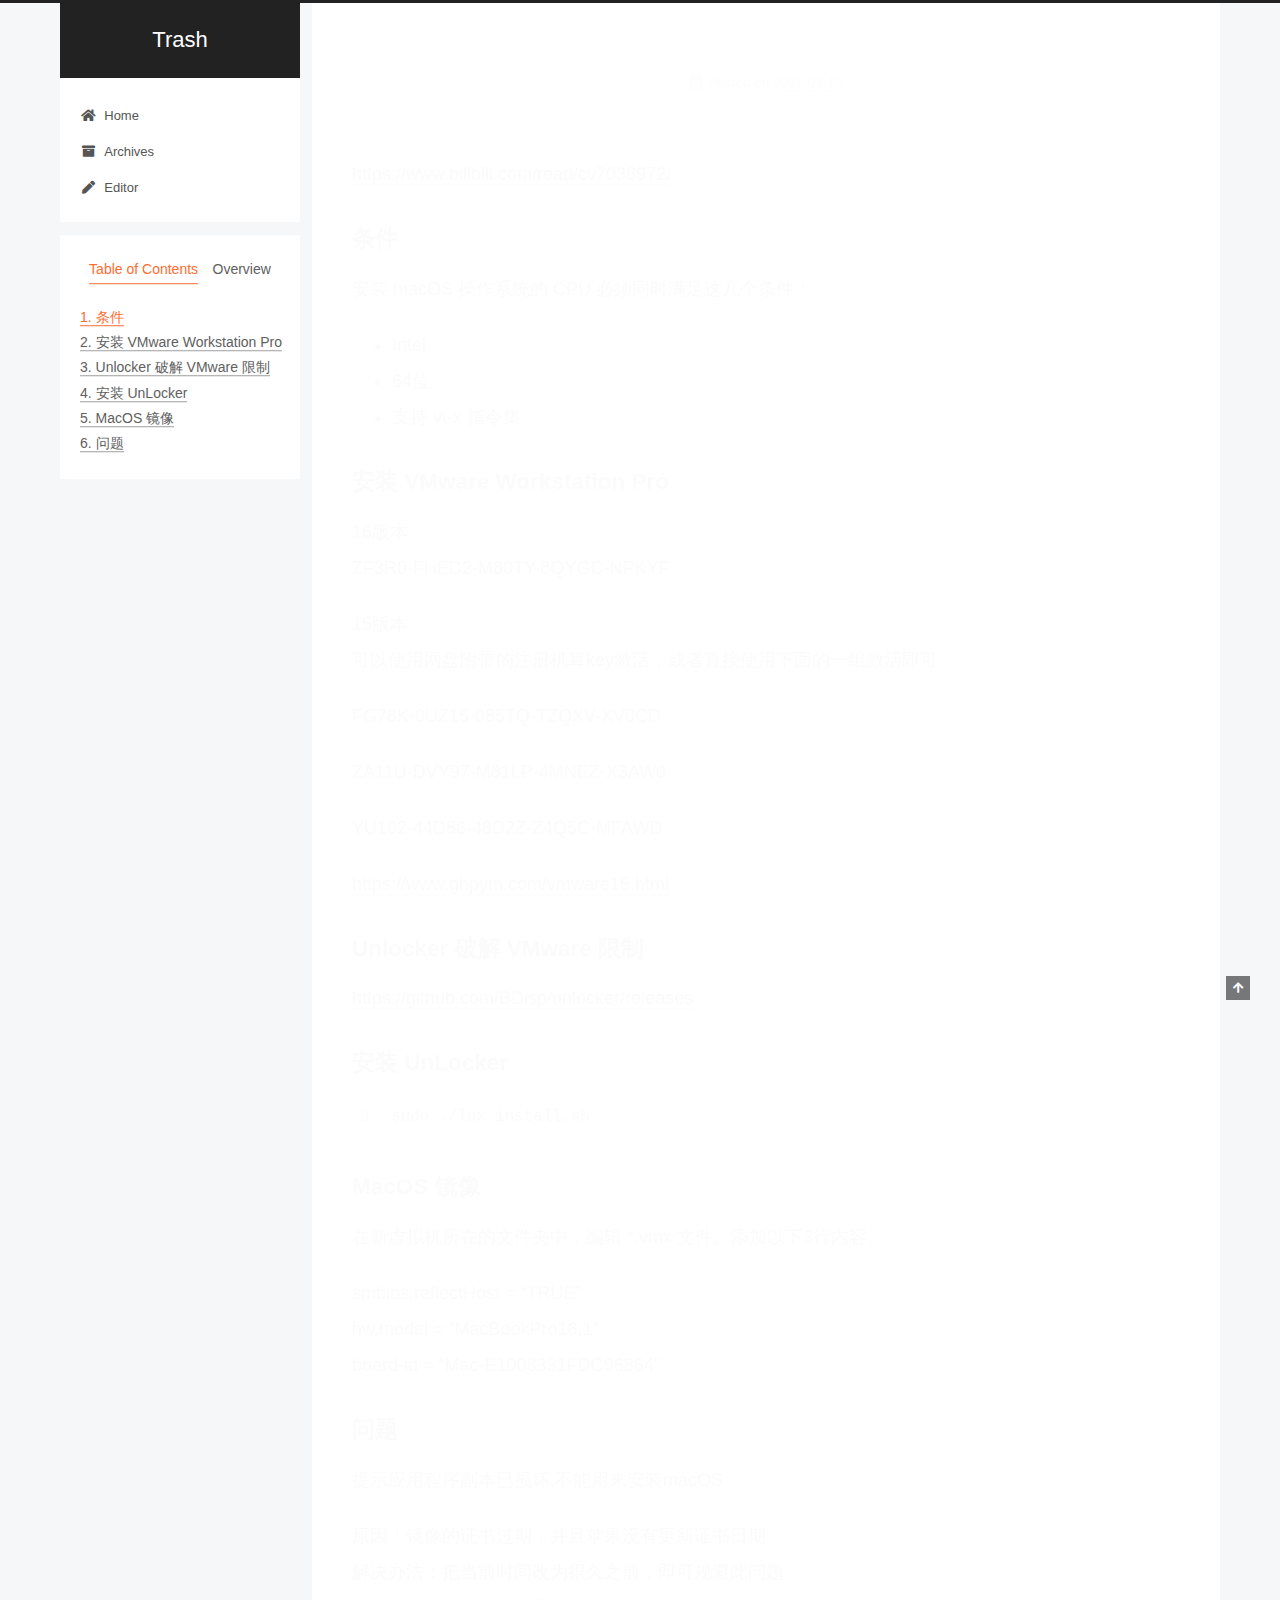
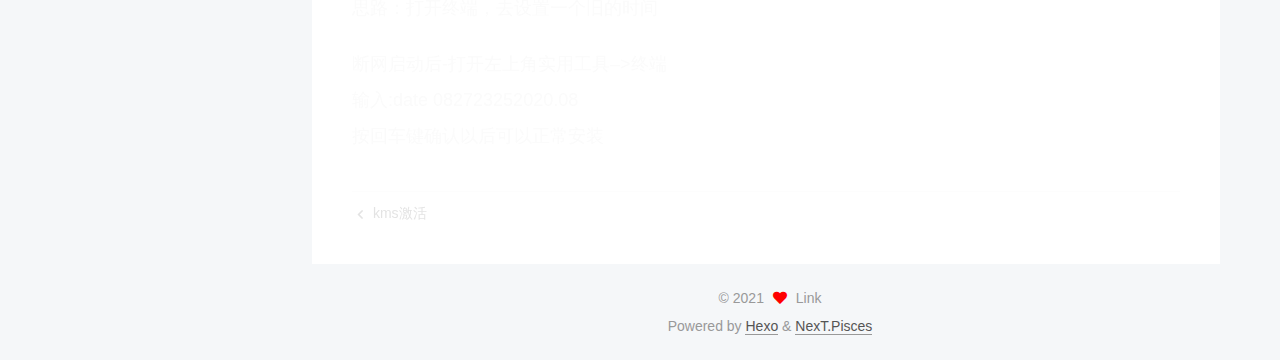
<file: 2021/02/12/虚拟机VMware安装黑苹果/index.html>
<!DOCTYPE html>
<html lang="en">
<head>
  <meta charset="UTF-8">
<meta name="viewport" content="width=device-width, initial-scale=1, maximum-scale=2">
<meta name="theme-color" content="#222">
<meta name="generator" content="Hexo 5.3.0">
  <link rel="apple-touch-icon" sizes="180x180" href="/images/apple-touch-icon-next.png">
  <link rel="icon" type="image/png" sizes="32x32" href="/images/favicon-32x32-next.png">
  <link rel="icon" type="image/png" sizes="16x16" href="/images/favicon-16x16-next.png">
  <link rel="mask-icon" href="/images/logo.svg" color="#222">

<link rel="stylesheet" href="/css/main.css">


<link rel="stylesheet" href="/lib/font-awesome/css/all.min.css">

<script id="hexo-configurations">
    var NexT = window.NexT || {};
    var CONFIG = {"hostname":"example.com","root":"/","scheme":"Pisces","version":"7.8.0","exturl":false,"sidebar":{"position":"left","display":"post","padding":18,"offset":12,"onmobile":false},"copycode":{"enable":false,"show_result":false,"style":null},"back2top":{"enable":true,"sidebar":false,"scrollpercent":false},"bookmark":{"enable":false,"color":"#222","save":"auto"},"fancybox":false,"mediumzoom":false,"lazyload":false,"pangu":false,"comments":{"style":"tabs","active":null,"storage":true,"lazyload":false,"nav":null},"algolia":{"hits":{"per_page":10},"labels":{"input_placeholder":"Search for Posts","hits_empty":"We didn't find any results for the search: ${query}","hits_stats":"${hits} results found in ${time} ms"}},"localsearch":{"enable":false,"trigger":"auto","top_n_per_article":1,"unescape":false,"preload":false},"motion":{"enable":true,"async":false,"transition":{"post_block":"fadeIn","post_header":"slideDownIn","post_body":"slideDownIn","coll_header":"slideLeftIn","sidebar":"slideUpIn"}}};
  </script>

  <meta name="description" content="https:&#x2F;&#x2F;www.bilibili.com&#x2F;read&#x2F;cv7038972&#x2F; 条件安装 macOS 操作系统的 CPU 必须同时满足这几个条件：  Intel 64位 支持 vt-x 指令集  安装 VMware Workstation Pro16版本ZF3R0-FHED2-M80TY-8QYGC-NPKYF 15版本可以使用网盘附带的注册机算key激活，或者直接使用下面的一组激活即可 FG7">
<meta property="og:type" content="article">
<meta property="og:title" content="Trash">
<meta property="og:url" content="http://example.com/2021/02/12/%E8%99%9A%E6%8B%9F%E6%9C%BAVMware%E5%AE%89%E8%A3%85%E9%BB%91%E8%8B%B9%E6%9E%9C/index.html">
<meta property="og:site_name" content="Trash">
<meta property="og:description" content="https:&#x2F;&#x2F;www.bilibili.com&#x2F;read&#x2F;cv7038972&#x2F; 条件安装 macOS 操作系统的 CPU 必须同时满足这几个条件：  Intel 64位 支持 vt-x 指令集  安装 VMware Workstation Pro16版本ZF3R0-FHED2-M80TY-8QYGC-NPKYF 15版本可以使用网盘附带的注册机算key激活，或者直接使用下面的一组激活即可 FG7">
<meta property="og:locale" content="en_US">
<meta property="article:published_time" content="2021-02-12T00:00:00.000Z">
<meta property="article:modified_time" content="2021-02-12T05:06:45.949Z">
<meta property="article:author" content="Link">
<meta name="twitter:card" content="summary">

<link rel="canonical" href="http://example.com/2021/02/12/%E8%99%9A%E6%8B%9F%E6%9C%BAVMware%E5%AE%89%E8%A3%85%E9%BB%91%E8%8B%B9%E6%9E%9C/">


<script id="page-configurations">
  // https://hexo.io/docs/variables.html
  CONFIG.page = {
    sidebar: "",
    isHome : false,
    isPost : true,
    lang   : 'en'
  };
</script>

  <title> | Trash</title>
  






  <noscript>
  <style>
  .use-motion .brand,
  .use-motion .menu-item,
  .sidebar-inner,
  .use-motion .post-block,
  .use-motion .pagination,
  .use-motion .comments,
  .use-motion .post-header,
  .use-motion .post-body,
  .use-motion .collection-header { opacity: initial; }

  .use-motion .site-title,
  .use-motion .site-subtitle {
    opacity: initial;
    top: initial;
  }

  .use-motion .logo-line-before i { left: initial; }
  .use-motion .logo-line-after i { right: initial; }
  </style>
</noscript>

</head>

<body itemscope itemtype="http://schema.org/WebPage">
  <div class="container use-motion">
    <div class="headband"></div>

    <header class="header" itemscope itemtype="http://schema.org/WPHeader">
      <div class="header-inner"><div class="site-brand-container">
  <div class="site-nav-toggle">
    <div class="toggle" aria-label="Toggle navigation bar">
      <span class="toggle-line toggle-line-first"></span>
      <span class="toggle-line toggle-line-middle"></span>
      <span class="toggle-line toggle-line-last"></span>
    </div>
  </div>

  <div class="site-meta">

    <a href="/" class="brand" rel="start">
      <span class="logo-line-before"><i></i></span>
      <h1 class="site-title">Trash</h1>
      <span class="logo-line-after"><i></i></span>
    </a>
  </div>

  <div class="site-nav-right">
    <div class="toggle popup-trigger">
    </div>
  </div>
</div>




<nav class="site-nav">
  <ul id="menu" class="main-menu menu">
        <li class="menu-item menu-item-home">

    <a href="/" rel="section"><i class="fa fa-home fa-fw"></i>Home</a>

  </li>
        <li class="menu-item menu-item-archives">

    <a href="/archives/" rel="section"><i class="fa fa-archive fa-fw"></i>Archives</a>

  </li>
        <li class="menu-item menu-item-editor">

    <a href="/md_editor/" rel="section"><i class="fas fa-pen fa-fw"></i>Editor</a>

  </li>
  </ul>
</nav>




</div>
    </header>

    
  <div class="back-to-top">
    <i class="fa fa-arrow-up"></i>
    <span>0%</span>
  </div>


    <main class="main">
      <div class="main-inner">
        <div class="content-wrap">
          

          <div class="content post posts-expand">
            

    
  
  
  <article itemscope itemtype="http://schema.org/Article" class="post-block" lang="en">
    <link itemprop="mainEntityOfPage" href="http://example.com/2021/02/12/%E8%99%9A%E6%8B%9F%E6%9C%BAVMware%E5%AE%89%E8%A3%85%E9%BB%91%E8%8B%B9%E6%9E%9C/">

    <span hidden itemprop="author" itemscope itemtype="http://schema.org/Person">
      <meta itemprop="image" content="/images/avatar.gif">
      <meta itemprop="name" content="Link">
      <meta itemprop="description" content="">
    </span>

    <span hidden itemprop="publisher" itemscope itemtype="http://schema.org/Organization">
      <meta itemprop="name" content="Trash">
    </span>
      <header class="post-header">
        <h1 class="post-title" itemprop="name headline">
          
        </h1>

        <div class="post-meta">
            <span class="post-meta-item">
              <span class="post-meta-item-icon">
                <i class="far fa-calendar"></i>
              </span>
              <span class="post-meta-item-text">Posted on</span>
              

              <time title="Created: 2021-02-12 00:00:00 / Modified: 05:06:45" itemprop="dateCreated datePublished" datetime="2021-02-12T00:00:00+00:00">2021-02-12</time>
            </span>

          

        </div>
      </header>

    
    
    
    <div class="post-body" itemprop="articleBody">

      
        <p><a target="_blank" rel="noopener" href="https://www.bilibili.com/read/cv7038972/">https://www.bilibili.com/read/cv7038972/</a></p>
<h3 id="条件"><a href="#条件" class="headerlink" title="条件"></a>条件</h3><p>安装 macOS 操作系统的 CPU 必须同时满足这几个条件：</p>
<ul>
<li>Intel</li>
<li>64位</li>
<li>支持 vt-x 指令集</li>
</ul>
<h3 id="安装-VMware-Workstation-Pro"><a href="#安装-VMware-Workstation-Pro" class="headerlink" title="安装 VMware Workstation Pro"></a>安装 VMware Workstation Pro</h3><p>16版本<br>ZF3R0-FHED2-M80TY-8QYGC-NPKYF</p>
<p>15版本<br>可以使用网盘附带的注册机算key激活，或者直接使用下面的一组激活即可</p>
<p>FG78K-0UZ15-085TQ-TZQXV-XV0CD</p>
<p>ZA11U-DVY97-M81LP-4MNEZ-X3AW0</p>
<p>YU102-44D86-48D2Z-Z4Q5C-MFAWD</p>
<p><a target="_blank" rel="noopener" href="https://www.ghpym.com/vmware15.html">https://www.ghpym.com/vmware15.html</a></p>
<h3 id="Unlocker-破解-VMware-限制"><a href="#Unlocker-破解-VMware-限制" class="headerlink" title="Unlocker 破解 VMware 限制"></a>Unlocker 破解 VMware 限制</h3><p><a target="_blank" rel="noopener" href="https://github.com/BDisp/unlocker/releases">https://github.com/BDisp/unlocker/releases</a></p>
<h3 id="安装-UnLocker"><a href="#安装-UnLocker" class="headerlink" title="安装 UnLocker"></a>安装 UnLocker</h3><figure class="highlight plain"><table><tr><td class="gutter"><pre><span class="line">1</span><br></pre></td><td class="code"><pre><span class="line">sudo .&#x2F;lnx-install.sh</span><br></pre></td></tr></table></figure>
<h3 id="MacOS-镜像"><a href="#MacOS-镜像" class="headerlink" title="MacOS 镜像"></a>MacOS 镜像</h3><p>在新虚拟机所在的文件夹中，编辑 *.vmx 文件。添加以下3行内容。</p>
<p>smbios.reflectHost = “TRUE”<br>hw.model = “MacBookPro16,1”<br>board-id = “Mac-E1008331FDC96864”</p>
<h3 id="问题"><a href="#问题" class="headerlink" title="问题"></a>问题</h3><p>提示应用程序副本已损坏,不能用来安装macOS</p>
<p>原因：镜像的证书过期，并且苹果没有更新证书日期<br>解决办法：把当前时间改为很久之前，即可规避此问题<br>思路：打开终端，去设置一个旧的时间</p>
<p>断网启动后-打开左上角实用工具–&gt;终端<br>输入:date 082723252020.08<br>按回车键确认以后可以正常安装</p>

    </div>

    
    
    

      <footer class="post-footer">

        


        
    <div class="post-nav">
      <div class="post-nav-item">
    <a href="/2021/02/03/vlmcsd%E6%BF%80%E6%B4%BBWindows/" rel="prev" title="kms激活">
      <i class="fa fa-chevron-left"></i> kms激活
    </a></div>
      <div class="post-nav-item"></div>
    </div>
      </footer>
    
  </article>
  
  
  



          </div>
          

<script>
  window.addEventListener('tabs:register', () => {
    let { activeClass } = CONFIG.comments;
    if (CONFIG.comments.storage) {
      activeClass = localStorage.getItem('comments_active') || activeClass;
    }
    if (activeClass) {
      let activeTab = document.querySelector(`a[href="#comment-${activeClass}"]`);
      if (activeTab) {
        activeTab.click();
      }
    }
  });
  if (CONFIG.comments.storage) {
    window.addEventListener('tabs:click', event => {
      if (!event.target.matches('.tabs-comment .tab-content .tab-pane')) return;
      let commentClass = event.target.classList[1];
      localStorage.setItem('comments_active', commentClass);
    });
  }
</script>

        </div>
          
  
  <div class="toggle sidebar-toggle">
    <span class="toggle-line toggle-line-first"></span>
    <span class="toggle-line toggle-line-middle"></span>
    <span class="toggle-line toggle-line-last"></span>
  </div>

  <aside class="sidebar">
    <div class="sidebar-inner">

      <ul class="sidebar-nav motion-element">
        <li class="sidebar-nav-toc">
          Table of Contents
        </li>
        <li class="sidebar-nav-overview">
          Overview
        </li>
      </ul>

      <!--noindex-->
      <div class="post-toc-wrap sidebar-panel">
          <div class="post-toc motion-element"><ol class="nav"><li class="nav-item nav-level-3"><a class="nav-link" href="#%E6%9D%A1%E4%BB%B6"><span class="nav-number">1.</span> <span class="nav-text">条件</span></a></li><li class="nav-item nav-level-3"><a class="nav-link" href="#%E5%AE%89%E8%A3%85-VMware-Workstation-Pro"><span class="nav-number">2.</span> <span class="nav-text">安装 VMware Workstation Pro</span></a></li><li class="nav-item nav-level-3"><a class="nav-link" href="#Unlocker-%E7%A0%B4%E8%A7%A3-VMware-%E9%99%90%E5%88%B6"><span class="nav-number">3.</span> <span class="nav-text">Unlocker 破解 VMware 限制</span></a></li><li class="nav-item nav-level-3"><a class="nav-link" href="#%E5%AE%89%E8%A3%85-UnLocker"><span class="nav-number">4.</span> <span class="nav-text">安装 UnLocker</span></a></li><li class="nav-item nav-level-3"><a class="nav-link" href="#MacOS-%E9%95%9C%E5%83%8F"><span class="nav-number">5.</span> <span class="nav-text">MacOS 镜像</span></a></li><li class="nav-item nav-level-3"><a class="nav-link" href="#%E9%97%AE%E9%A2%98"><span class="nav-number">6.</span> <span class="nav-text">问题</span></a></li></ol></div>
      </div>
      <!--/noindex-->

      <div class="site-overview-wrap sidebar-panel">
        <div class="site-author motion-element" itemprop="author" itemscope itemtype="http://schema.org/Person">
  <p class="site-author-name" itemprop="name">Link</p>
  <div class="site-description" itemprop="description"></div>
</div>
<div class="site-state-wrap motion-element">
  <nav class="site-state">
      <div class="site-state-item site-state-posts">
          <a href="/archives/">
        
          <span class="site-state-item-count">8</span>
          <span class="site-state-item-name">posts</span>
        </a>
      </div>
  </nav>
</div>



      </div>

    </div>
  </aside>
  <div id="sidebar-dimmer"></div>


      </div>
    </main>

    <footer class="footer">
      <div class="footer-inner">
        

        

<div class="copyright">
  
  &copy; 
  <span itemprop="copyrightYear">2021</span>
  <span class="with-love">
    <i class="fa fa-heart"></i>
  </span>
  <span class="author" itemprop="copyrightHolder">Link</span>
</div>
  <div class="powered-by">Powered by <a href="https://hexo.io/" class="theme-link" rel="noopener" target="_blank">Hexo</a> & <a href="https://pisces.theme-next.org/" class="theme-link" rel="noopener" target="_blank">NexT.Pisces</a>
  </div>

        








      </div>
    </footer>
  </div>

  
  <script src="/lib/anime.min.js"></script>
  <script src="/lib/velocity/velocity.min.js"></script>
  <script src="/lib/velocity/velocity.ui.min.js"></script>

<script src="/js/utils.js"></script>

<script src="/js/motion.js"></script>


<script src="/js/schemes/pisces.js"></script>


<script src="/js/next-boot.js"></script>




  















  

  

</body>
</html>
</file>
<file: css/main.css>
:root {
  --body-bg-color: #f5f7f9;
  --content-bg-color: #fff;
  --card-bg-color: #f5f5f5;
  --text-color: #555;
  --blockquote-color: #666;
  --link-color: #555;
  --link-hover-color: #222;
  --brand-color: #fff;
  --brand-hover-color: #fff;
  --table-row-odd-bg-color: #f9f9f9;
  --table-row-hover-bg-color: #f5f5f5;
  --menu-item-bg-color: #f5f5f5;
  --btn-default-bg: #fff;
  --btn-default-color: #555;
  --btn-default-border-color: #555;
  --btn-default-hover-bg: #222;
  --btn-default-hover-color: #fff;
  --btn-default-hover-border-color: #222;
}
html {
  line-height: 1.15; /* 1 */
  -webkit-text-size-adjust: 100%; /* 2 */
}
body {
  margin: 0;
}
main {
  display: block;
}
h1 {
  font-size: 2em;
  margin: 0.67em 0;
}
hr {
  box-sizing: content-box; /* 1 */
  height: 0; /* 1 */
  overflow: visible; /* 2 */
}
pre {
  font-family: monospace, monospace; /* 1 */
  font-size: 1em; /* 2 */
}
a {
  background: transparent;
}
abbr[title] {
  border-bottom: none; /* 1 */
  text-decoration: underline; /* 2 */
  text-decoration: underline dotted; /* 2 */
}
b,
strong {
  font-weight: bolder;
}
code,
kbd,
samp {
  font-family: monospace, monospace; /* 1 */
  font-size: 1em; /* 2 */
}
small {
  font-size: 80%;
}
sub,
sup {
  font-size: 75%;
  line-height: 0;
  position: relative;
  vertical-align: baseline;
}
sub {
  bottom: -0.25em;
}
sup {
  top: -0.5em;
}
img {
  border-style: none;
}
button,
input,
optgroup,
select,
textarea {
  font-family: inherit; /* 1 */
  font-size: 100%; /* 1 */
  line-height: 1.15; /* 1 */
  margin: 0; /* 2 */
}
button,
input {
/* 1 */
  overflow: visible;
}
button,
select {
/* 1 */
  text-transform: none;
}
button,
[type='button'],
[type='reset'],
[type='submit'] {
  -webkit-appearance: button;
}
button::-moz-focus-inner,
[type='button']::-moz-focus-inner,
[type='reset']::-moz-focus-inner,
[type='submit']::-moz-focus-inner {
  border-style: none;
  padding: 0;
}
button:-moz-focusring,
[type='button']:-moz-focusring,
[type='reset']:-moz-focusring,
[type='submit']:-moz-focusring {
  outline: 1px dotted ButtonText;
}
fieldset {
  padding: 0.35em 0.75em 0.625em;
}
legend {
  box-sizing: border-box; /* 1 */
  color: inherit; /* 2 */
  display: table; /* 1 */
  max-width: 100%; /* 1 */
  padding: 0; /* 3 */
  white-space: normal; /* 1 */
}
progress {
  vertical-align: baseline;
}
textarea {
  overflow: auto;
}
[type='checkbox'],
[type='radio'] {
  box-sizing: border-box; /* 1 */
  padding: 0; /* 2 */
}
[type='number']::-webkit-inner-spin-button,
[type='number']::-webkit-outer-spin-button {
  height: auto;
}
[type='search'] {
  outline-offset: -2px; /* 2 */
  -webkit-appearance: textfield; /* 1 */
}
[type='search']::-webkit-search-decoration {
  -webkit-appearance: none;
}
::-webkit-file-upload-button {
  font: inherit; /* 2 */
  -webkit-appearance: button; /* 1 */
}
details {
  display: block;
}
summary {
  display: list-item;
}
template {
  display: none;
}
[hidden] {
  display: none;
}
::selection {
  background: #262a30;
  color: #eee;
}
html,
body {
  height: 100%;
}
body {
  background: var(--body-bg-color);
  color: var(--text-color);
  font-family: 'Lato', "PingFang SC", "Microsoft YaHei", sans-serif;
  font-size: 1em;
  line-height: 2;
}
@media (max-width: 991px) {
  body {
    padding-left: 0 !important;
    padding-right: 0 !important;
  }
}
h1,
h2,
h3,
h4,
h5,
h6 {
  font-family: 'Lato', "PingFang SC", "Microsoft YaHei", sans-serif;
  font-weight: bold;
  line-height: 1.5;
  margin: 20px 0 15px;
}
h1 {
  font-size: 1.5em;
}
h2 {
  font-size: 1.375em;
}
h3 {
  font-size: 1.25em;
}
h4 {
  font-size: 1.125em;
}
h5 {
  font-size: 1em;
}
h6 {
  font-size: 0.875em;
}
p {
  margin: 0 0 20px 0;
}
a,
span.exturl {
  border-bottom: 1px solid #999;
  color: var(--link-color);
  outline: 0;
  text-decoration: none;
  overflow-wrap: break-word;
  word-wrap: break-word;
  cursor: pointer;
}
a:hover,
span.exturl:hover {
  border-bottom-color: var(--link-hover-color);
  color: var(--link-hover-color);
}
iframe,
img,
video {
  display: block;
  margin-left: auto;
  margin-right: auto;
  max-width: 100%;
}
hr {
  background-image: repeating-linear-gradient(-45deg, #ddd, #ddd 4px, transparent 4px, transparent 8px);
  border: 0;
  height: 3px;
  margin: 40px 0;
}
blockquote {
  border-left: 4px solid #ddd;
  color: var(--blockquote-color);
  margin: 0;
  padding: 0 15px;
}
blockquote cite::before {
  content: '-';
  padding: 0 5px;
}
dt {
  font-weight: bold;
}
dd {
  margin: 0;
  padding: 0;
}
kbd {
  background-color: #f5f5f5;
  background-image: linear-gradient(#eee, #fff, #eee);
  border: 1px solid #ccc;
  border-radius: 0.2em;
  box-shadow: 0.1em 0.1em 0.2em rgba(0,0,0,0.1);
  color: #555;
  font-family: inherit;
  padding: 0.1em 0.3em;
  white-space: nowrap;
}
.table-container {
  overflow: auto;
}
table {
  border-collapse: collapse;
  border-spacing: 0;
  font-size: 0.875em;
  margin: 0 0 20px 0;
  width: 100%;
}
tbody tr:nth-of-type(odd) {
  background: var(--table-row-odd-bg-color);
}
tbody tr:hover {
  background: var(--table-row-hover-bg-color);
}
caption,
th,
td {
  font-weight: normal;
  padding: 8px;
  vertical-align: middle;
}
th,
td {
  border: 1px solid #ddd;
  border-bottom: 3px solid #ddd;
}
th {
  font-weight: 700;
  padding-bottom: 10px;
}
td {
  border-bottom-width: 1px;
}
.btn {
  background: var(--btn-default-bg);
  border: 2px solid var(--btn-default-border-color);
  border-radius: 2px;
  color: var(--btn-default-color);
  display: inline-block;
  font-size: 0.875em;
  line-height: 2;
  padding: 0 20px;
  text-decoration: none;
  transition-property: background-color;
  transition-delay: 0s;
  transition-duration: 0.2s;
  transition-timing-function: ease-in-out;
}
.btn:hover {
  background: var(--btn-default-hover-bg);
  border-color: var(--btn-default-hover-border-color);
  color: var(--btn-default-hover-color);
}
.btn + .btn {
  margin: 0 0 8px 8px;
}
.btn .fa-fw {
  text-align: left;
  width: 1.285714285714286em;
}
.toggle {
  line-height: 0;
}
.toggle .toggle-line {
  background: #fff;
  display: inline-block;
  height: 2px;
  left: 0;
  position: relative;
  top: 0;
  transition: all 0.4s;
  vertical-align: top;
  width: 100%;
}
.toggle .toggle-line:not(:first-child) {
  margin-top: 3px;
}
.toggle.toggle-arrow .toggle-line-first {
  left: 50%;
  top: 2px;
  transform: rotate(45deg);
  width: 50%;
}
.toggle.toggle-arrow .toggle-line-middle {
  left: 2px;
  width: 90%;
}
.toggle.toggle-arrow .toggle-line-last {
  left: 50%;
  top: -2px;
  transform: rotate(-45deg);
  width: 50%;
}
.toggle.toggle-close .toggle-line-first {
  transform: rotate(-45deg);
  top: 5px;
}
.toggle.toggle-close .toggle-line-middle {
  opacity: 0;
}
.toggle.toggle-close .toggle-line-last {
  transform: rotate(45deg);
  top: -5px;
}
.highlight,
pre {
  background: #f7f7f7;
  color: #4d4d4c;
  line-height: 1.6;
  margin: 0 auto 20px;
}
pre,
code {
  font-family: consolas, Menlo, monospace, "PingFang SC", "Microsoft YaHei";
}
code {
  background: #eee;
  border-radius: 3px;
  color: #555;
  padding: 2px 4px;
  overflow-wrap: break-word;
  word-wrap: break-word;
}
.highlight *::selection {
  background: #d6d6d6;
}
.highlight pre {
  border: 0;
  margin: 0;
  padding: 10px 0;
}
.highlight table {
  border: 0;
  margin: 0;
  width: auto;
}
.highlight td {
  border: 0;
  padding: 0;
}
.highlight figcaption {
  background: #eff2f3;
  color: #4d4d4c;
  display: flex;
  font-size: 0.875em;
  justify-content: space-between;
  line-height: 1.2;
  padding: 0.5em;
}
.highlight figcaption a {
  color: #4d4d4c;
}
.highlight figcaption a:hover {
  border-bottom-color: #4d4d4c;
}
.highlight .gutter {
  -moz-user-select: none;
  -ms-user-select: none;
  -webkit-user-select: none;
  user-select: none;
}
.highlight .gutter pre {
  background: #eff2f3;
  color: #869194;
  padding-left: 10px;
  padding-right: 10px;
  text-align: right;
}
.highlight .code pre {
  background: #f7f7f7;
  padding-left: 10px;
  width: 100%;
}
.gist table {
  width: auto;
}
.gist table td {
  border: 0;
}
pre {
  overflow: auto;
  padding: 10px;
}
pre code {
  background: none;
  color: #4d4d4c;
  font-size: 0.875em;
  padding: 0;
  text-shadow: none;
}
pre .deletion {
  background: #fdd;
}
pre .addition {
  background: #dfd;
}
pre .meta {
  color: #eab700;
  -moz-user-select: none;
  -ms-user-select: none;
  -webkit-user-select: none;
  user-select: none;
}
pre .comment {
  color: #8e908c;
}
pre .variable,
pre .attribute,
pre .tag,
pre .name,
pre .regexp,
pre .ruby .constant,
pre .xml .tag .title,
pre .xml .pi,
pre .xml .doctype,
pre .html .doctype,
pre .css .id,
pre .css .class,
pre .css .pseudo {
  color: #c82829;
}
pre .number,
pre .preprocessor,
pre .built_in,
pre .builtin-name,
pre .literal,
pre .params,
pre .constant,
pre .command {
  color: #f5871f;
}
pre .ruby .class .title,
pre .css .rules .attribute,
pre .string,
pre .symbol,
pre .value,
pre .inheritance,
pre .header,
pre .ruby .symbol,
pre .xml .cdata,
pre .special,
pre .formula {
  color: #718c00;
}
pre .title,
pre .css .hexcolor {
  color: #3e999f;
}
pre .function,
pre .python .decorator,
pre .python .title,
pre .ruby .function .title,
pre .ruby .title .keyword,
pre .perl .sub,
pre .javascript .title,
pre .coffeescript .title {
  color: #4271ae;
}
pre .keyword,
pre .javascript .function {
  color: #8959a8;
}
.blockquote-center {
  border-left: none;
  margin: 40px 0;
  padding: 0;
  position: relative;
  text-align: center;
}
.blockquote-center .fa {
  display: block;
  opacity: 0.6;
  position: absolute;
  width: 100%;
}
.blockquote-center .fa-quote-left {
  border-top: 1px solid #ccc;
  text-align: left;
  top: -20px;
}
.blockquote-center .fa-quote-right {
  border-bottom: 1px solid #ccc;
  text-align: right;
  bottom: -20px;
}
.blockquote-center p,
.blockquote-center div {
  text-align: center;
}
.post-body .group-picture img {
  margin: 0 auto;
  padding: 0 3px;
}
.group-picture-row {
  margin-bottom: 6px;
  overflow: hidden;
}
.group-picture-column {
  float: left;
  margin-bottom: 10px;
}
.post-body .label {
  color: #555;
  display: inline;
  padding: 0 2px;
}
.post-body .label.default {
  background: #f0f0f0;
}
.post-body .label.primary {
  background: #efe6f7;
}
.post-body .label.info {
  background: #e5f2f8;
}
.post-body .label.success {
  background: #e7f4e9;
}
.post-body .label.warning {
  background: #fcf6e1;
}
.post-body .label.danger {
  background: #fae8eb;
}
.post-body .tabs {
  margin-bottom: 20px;
}
.post-body .tabs,
.tabs-comment {
  display: block;
  padding-top: 10px;
  position: relative;
}
.post-body .tabs ul.nav-tabs,
.tabs-comment ul.nav-tabs {
  display: flex;
  flex-wrap: wrap;
  margin: 0;
  margin-bottom: -1px;
  padding: 0;
}
@media (max-width: 413px) {
  .post-body .tabs ul.nav-tabs,
  .tabs-comment ul.nav-tabs {
    display: block;
    margin-bottom: 5px;
  }
}
.post-body .tabs ul.nav-tabs li.tab,
.tabs-comment ul.nav-tabs li.tab {
  border-bottom: 1px solid #ddd;
  border-left: 1px solid transparent;
  border-right: 1px solid transparent;
  border-top: 3px solid transparent;
  flex-grow: 1;
  list-style-type: none;
  border-radius: 0 0 0 0;
}
@media (max-width: 413px) {
  .post-body .tabs ul.nav-tabs li.tab,
  .tabs-comment ul.nav-tabs li.tab {
    border-bottom: 1px solid transparent;
    border-left: 3px solid transparent;
    border-right: 1px solid transparent;
    border-top: 1px solid transparent;
  }
}
@media (max-width: 413px) {
  .post-body .tabs ul.nav-tabs li.tab,
  .tabs-comment ul.nav-tabs li.tab {
    border-radius: 0;
  }
}
.post-body .tabs ul.nav-tabs li.tab a,
.tabs-comment ul.nav-tabs li.tab a {
  border-bottom: initial;
  display: block;
  line-height: 1.8;
  outline: 0;
  padding: 0.25em 0.75em;
  text-align: center;
  transition-delay: 0s;
  transition-duration: 0.2s;
  transition-timing-function: ease-out;
}
.post-body .tabs ul.nav-tabs li.tab a i,
.tabs-comment ul.nav-tabs li.tab a i {
  width: 1.285714285714286em;
}
.post-body .tabs ul.nav-tabs li.tab.active,
.tabs-comment ul.nav-tabs li.tab.active {
  border-bottom: 1px solid transparent;
  border-left: 1px solid #ddd;
  border-right: 1px solid #ddd;
  border-top: 3px solid #fc6423;
}
@media (max-width: 413px) {
  .post-body .tabs ul.nav-tabs li.tab.active,
  .tabs-comment ul.nav-tabs li.tab.active {
    border-bottom: 1px solid #ddd;
    border-left: 3px solid #fc6423;
    border-right: 1px solid #ddd;
    border-top: 1px solid #ddd;
  }
}
.post-body .tabs ul.nav-tabs li.tab.active a,
.tabs-comment ul.nav-tabs li.tab.active a {
  color: var(--link-color);
  cursor: default;
}
.post-body .tabs .tab-content .tab-pane,
.tabs-comment .tab-content .tab-pane {
  border: 1px solid #ddd;
  border-top: 0;
  padding: 20px 20px 0 20px;
  border-radius: 0;
}
.post-body .tabs .tab-content .tab-pane:not(.active),
.tabs-comment .tab-content .tab-pane:not(.active) {
  display: none;
}
.post-body .tabs .tab-content .tab-pane.active,
.tabs-comment .tab-content .tab-pane.active {
  display: block;
}
.post-body .tabs .tab-content .tab-pane.active:nth-of-type(1),
.tabs-comment .tab-content .tab-pane.active:nth-of-type(1) {
  border-radius: 0 0 0 0;
}
@media (max-width: 413px) {
  .post-body .tabs .tab-content .tab-pane.active:nth-of-type(1),
  .tabs-comment .tab-content .tab-pane.active:nth-of-type(1) {
    border-radius: 0;
  }
}
.post-body .note {
  border-radius: 3px;
  margin-bottom: 20px;
  padding: 1em;
  position: relative;
  border: 1px solid #eee;
  border-left-width: 5px;
}
.post-body .note h2,
.post-body .note h3,
.post-body .note h4,
.post-body .note h5,
.post-body .note h6 {
  margin-top: 0;
  border-bottom: initial;
  margin-bottom: 0;
  padding-top: 0;
}
.post-body .note p:first-child,
.post-body .note ul:first-child,
.post-body .note ol:first-child,
.post-body .note table:first-child,
.post-body .note pre:first-child,
.post-body .note blockquote:first-child,
.post-body .note img:first-child {
  margin-top: 0;
}
.post-body .note p:last-child,
.post-body .note ul:last-child,
.post-body .note ol:last-child,
.post-body .note table:last-child,
.post-body .note pre:last-child,
.post-body .note blockquote:last-child,
.post-body .note img:last-child {
  margin-bottom: 0;
}
.post-body .note.default {
  border-left-color: #777;
}
.post-body .note.default h2,
.post-body .note.default h3,
.post-body .note.default h4,
.post-body .note.default h5,
.post-body .note.default h6 {
  color: #777;
}
.post-body .note.primary {
  border-left-color: #6f42c1;
}
.post-body .note.primary h2,
.post-body .note.primary h3,
.post-body .note.primary h4,
.post-body .note.primary h5,
.post-body .note.primary h6 {
  color: #6f42c1;
}
.post-body .note.info {
  border-left-color: #428bca;
}
.post-body .note.info h2,
.post-body .note.info h3,
.post-body .note.info h4,
.post-body .note.info h5,
.post-body .note.info h6 {
  color: #428bca;
}
.post-body .note.success {
  border-left-color: #5cb85c;
}
.post-body .note.success h2,
.post-body .note.success h3,
.post-body .note.success h4,
.post-body .note.success h5,
.post-body .note.success h6 {
  color: #5cb85c;
}
.post-body .note.warning {
  border-left-color: #f0ad4e;
}
.post-body .note.warning h2,
.post-body .note.warning h3,
.post-body .note.warning h4,
.post-body .note.warning h5,
.post-body .note.warning h6 {
  color: #f0ad4e;
}
.post-body .note.danger {
  border-left-color: #d9534f;
}
.post-body .note.danger h2,
.post-body .note.danger h3,
.post-body .note.danger h4,
.post-body .note.danger h5,
.post-body .note.danger h6 {
  color: #d9534f;
}
.pagination .prev,
.pagination .next,
.pagination .page-number,
.pagination .space {
  display: inline-block;
  margin: 0 10px;
  padding: 0 11px;
  position: relative;
  top: -1px;
}
@media (max-width: 767px) {
  .pagination .prev,
  .pagination .next,
  .pagination .page-number,
  .pagination .space {
    margin: 0 5px;
  }
}
.pagination {
  border-top: 1px solid #eee;
  margin: 120px 0 0;
  text-align: center;
}
.pagination .prev,
.pagination .next,
.pagination .page-number {
  border-bottom: 0;
  border-top: 1px solid #eee;
  transition-property: border-color;
  transition-delay: 0s;
  transition-duration: 0.2s;
  transition-timing-function: ease-in-out;
}
.pagination .prev:hover,
.pagination .next:hover,
.pagination .page-number:hover {
  border-top-color: #222;
}
.pagination .space {
  margin: 0;
  padding: 0;
}
.pagination .prev {
  margin-left: 0;
}
.pagination .next {
  margin-right: 0;
}
.pagination .page-number.current {
  background: #ccc;
  border-top-color: #ccc;
  color: #fff;
}
@media (max-width: 767px) {
  .pagination {
    border-top: none;
  }
  .pagination .prev,
  .pagination .next,
  .pagination .page-number {
    border-bottom: 1px solid #eee;
    border-top: 0;
    margin-bottom: 10px;
    padding: 0 10px;
  }
  .pagination .prev:hover,
  .pagination .next:hover,
  .pagination .page-number:hover {
    border-bottom-color: #222;
  }
}
.comments {
  margin-top: 60px;
  overflow: hidden;
}
.comment-button-group {
  display: flex;
  flex-wrap: wrap-reverse;
  justify-content: center;
  margin: 1em 0;
}
.comment-button-group .comment-button {
  margin: 0.1em 0.2em;
}
.comment-button-group .comment-button.active {
  background: var(--btn-default-hover-bg);
  border-color: var(--btn-default-hover-border-color);
  color: var(--btn-default-hover-color);
}
.comment-position {
  display: none;
}
.comment-position.active {
  display: block;
}
.tabs-comment {
  background: var(--content-bg-color);
  margin-top: 4em;
  padding-top: 0;
}
.tabs-comment .comments {
  border: 0;
  box-shadow: none;
  margin-top: 0;
  padding-top: 0;
}
.container {
  min-height: 100%;
  position: relative;
}
.main-inner {
  margin: 0 auto;
  width: calc(100% - 20px);
}
@media (min-width: 1200px) {
  .main-inner {
    width: 1160px;
  }
}
@media (min-width: 1600px) {
  .main-inner {
    width: 73%;
  }
}
@media (max-width: 767px) {
  .content-wrap {
    padding: 0 20px;
  }
}
.header {
  background: transparent;
}
.header-inner {
  margin: 0 auto;
  width: calc(100% - 20px);
}
@media (min-width: 1200px) {
  .header-inner {
    width: 1160px;
  }
}
@media (min-width: 1600px) {
  .header-inner {
    width: 73%;
  }
}
.site-brand-container {
  display: flex;
  flex-shrink: 0;
  padding: 0 10px;
}
.headband {
  background: #222;
  height: 3px;
}
.site-meta {
  flex-grow: 1;
  text-align: center;
}
@media (max-width: 767px) {
  .site-meta {
    text-align: center;
  }
}
.brand {
  border-bottom: none;
  color: var(--brand-color);
  display: inline-block;
  line-height: 1.375em;
  padding: 0 40px;
  position: relative;
}
.brand:hover {
  color: var(--brand-hover-color);
}
.site-title {
  font-family: 'Lato', "PingFang SC", "Microsoft YaHei", sans-serif;
  font-size: 1.375em;
  font-weight: normal;
  margin: 0;
}
.site-subtitle {
  color: #ddd;
  font-size: 0.8125em;
  margin: 10px 0;
}
.use-motion .brand {
  opacity: 0;
}
.use-motion .site-title,
.use-motion .site-subtitle,
.use-motion .custom-logo-image {
  opacity: 0;
  position: relative;
  top: -10px;
}
.site-nav-toggle,
.site-nav-right {
  display: none;
}
@media (max-width: 767px) {
  .site-nav-toggle,
  .site-nav-right {
    display: flex;
    flex-direction: column;
    justify-content: center;
  }
}
.site-nav-toggle .toggle,
.site-nav-right .toggle {
  color: var(--text-color);
  padding: 10px;
  width: 22px;
}
.site-nav-toggle .toggle .toggle-line,
.site-nav-right .toggle .toggle-line {
  background: var(--text-color);
  border-radius: 1px;
}
.site-nav {
  display: block;
}
@media (max-width: 767px) {
  .site-nav {
    clear: both;
    display: none;
  }
}
.site-nav.site-nav-on {
  display: block;
}
.menu {
  margin-top: 20px;
  padding-left: 0;
  text-align: center;
}
.menu-item {
  display: inline-block;
  list-style: none;
  margin: 0 10px;
}
@media (max-width: 767px) {
  .menu-item {
    display: block;
    margin-top: 10px;
  }
  .menu-item.menu-item-search {
    display: none;
  }
}
.menu-item a,
.menu-item span.exturl {
  border-bottom: 0;
  display: block;
  font-size: 0.8125em;
  transition-property: border-color;
  transition-delay: 0s;
  transition-duration: 0.2s;
  transition-timing-function: ease-in-out;
}
@media (hover: none) {
  .menu-item a:hover,
  .menu-item span.exturl:hover {
    border-bottom-color: transparent !important;
  }
}
.menu-item .fa,
.menu-item .fab,
.menu-item .far,
.menu-item .fas {
  margin-right: 8px;
}
.menu-item .badge {
  display: inline-block;
  font-weight: bold;
  line-height: 1;
  margin-left: 0.35em;
  margin-top: 0.35em;
  text-align: center;
  white-space: nowrap;
}
@media (max-width: 767px) {
  .menu-item .badge {
    float: right;
    margin-left: 0;
  }
}
.menu-item-active a,
.menu .menu-item a:hover,
.menu .menu-item span.exturl:hover {
  background: var(--menu-item-bg-color);
}
.use-motion .menu-item {
  opacity: 0;
}
.sidebar {
  background: #222;
  bottom: 0;
  box-shadow: inset 0 2px 6px #000;
  position: fixed;
  top: 0;
}
@media (max-width: 991px) {
  .sidebar {
    display: none;
  }
}
.sidebar-inner {
  color: #999;
  padding: 18px 10px;
  text-align: center;
}
.cc-license {
  margin-top: 10px;
  text-align: center;
}
.cc-license .cc-opacity {
  border-bottom: none;
  opacity: 0.7;
}
.cc-license .cc-opacity:hover {
  opacity: 0.9;
}
.cc-license img {
  display: inline-block;
}
.site-author-image {
  border: 1px solid #eee;
  display: block;
  margin: 0 auto;
  max-width: 120px;
  padding: 2px;
}
.site-author-name {
  color: var(--text-color);
  font-weight: 600;
  margin: 0;
  text-align: center;
}
.site-description {
  color: #999;
  font-size: 0.8125em;
  margin-top: 0;
  text-align: center;
}
.links-of-author {
  margin-top: 15px;
}
.links-of-author a,
.links-of-author span.exturl {
  border-bottom-color: #555;
  display: inline-block;
  font-size: 0.8125em;
  margin-bottom: 10px;
  margin-right: 10px;
  vertical-align: middle;
}
.links-of-author a::before,
.links-of-author span.exturl::before {
  background: #1b450b;
  border-radius: 50%;
  content: ' ';
  display: inline-block;
  height: 4px;
  margin-right: 3px;
  vertical-align: middle;
  width: 4px;
}
.sidebar-button {
  margin-top: 15px;
}
.sidebar-button a {
  border: 1px solid #fc6423;
  border-radius: 4px;
  color: #fc6423;
  display: inline-block;
  padding: 0 15px;
}
.sidebar-button a .fa,
.sidebar-button a .fab,
.sidebar-button a .far,
.sidebar-button a .fas {
  margin-right: 5px;
}
.sidebar-button a:hover {
  background: #fc6423;
  border: 1px solid #fc6423;
  color: #fff;
}
.sidebar-button a:hover .fa,
.sidebar-button a:hover .fab,
.sidebar-button a:hover .far,
.sidebar-button a:hover .fas {
  color: #fff;
}
.links-of-blogroll {
  font-size: 0.8125em;
  margin-top: 10px;
}
.links-of-blogroll-title {
  font-size: 0.875em;
  font-weight: 600;
  margin-top: 0;
}
.links-of-blogroll-list {
  list-style: none;
  margin: 0;
  padding: 0;
}
#sidebar-dimmer {
  display: none;
}
@media (max-width: 767px) {
  #sidebar-dimmer {
    background: #000;
    display: block;
    height: 100%;
    left: 100%;
    opacity: 0;
    position: fixed;
    top: 0;
    width: 100%;
    z-index: 1100;
  }
  .sidebar-active + #sidebar-dimmer {
    opacity: 0.7;
    transform: translateX(-100%);
    transition: opacity 0.5s;
  }
}
.sidebar-nav {
  margin: 0;
  padding-bottom: 20px;
  padding-left: 0;
}
.sidebar-nav li {
  border-bottom: 1px solid transparent;
  color: var(--text-color);
  cursor: pointer;
  display: inline-block;
  font-size: 0.875em;
}
.sidebar-nav li.sidebar-nav-overview {
  margin-left: 10px;
}
.sidebar-nav li:hover {
  color: #fc6423;
}
.sidebar-nav .sidebar-nav-active {
  border-bottom-color: #fc6423;
  color: #fc6423;
}
.sidebar-nav .sidebar-nav-active:hover {
  color: #fc6423;
}
.sidebar-panel {
  display: none;
  overflow-x: hidden;
  overflow-y: auto;
}
.sidebar-panel-active {
  display: block;
}
.sidebar-toggle {
  background: #222;
  bottom: 45px;
  cursor: pointer;
  height: 14px;
  left: 30px;
  padding: 5px;
  position: fixed;
  width: 14px;
  z-index: 1300;
}
@media (max-width: 991px) {
  .sidebar-toggle {
    left: 20px;
    opacity: 0.8;
    display: none;
  }
}
.sidebar-toggle:hover .toggle-line {
  background: #fc6423;
}
.post-toc {
  font-size: 0.875em;
}
.post-toc ol {
  list-style: none;
  margin: 0;
  padding: 0 2px 5px 10px;
  text-align: left;
}
.post-toc ol > ol {
  padding-left: 0;
}
.post-toc ol a {
  transition-property: all;
  transition-delay: 0s;
  transition-duration: 0.2s;
  transition-timing-function: ease-in-out;
}
.post-toc .nav-item {
  line-height: 1.8;
  overflow: hidden;
  text-overflow: ellipsis;
  white-space: nowrap;
}
.post-toc .nav .nav-child {
  display: none;
}
.post-toc .nav .active > .nav-child {
  display: block;
}
.post-toc .nav .active-current > .nav-child {
  display: block;
}
.post-toc .nav .active-current > .nav-child > .nav-item {
  display: block;
}
.post-toc .nav .active > a {
  border-bottom-color: #fc6423;
  color: #fc6423;
}
.post-toc .nav .active-current > a {
  color: #fc6423;
}
.post-toc .nav .active-current > a:hover {
  color: #fc6423;
}
.site-state {
  display: flex;
  justify-content: center;
  line-height: 1.4;
  margin-top: 10px;
  overflow: hidden;
  text-align: center;
  white-space: nowrap;
}
.site-state-item {
  padding: 0 15px;
}
.site-state-item:not(:first-child) {
  border-left: 1px solid #eee;
}
.site-state-item a {
  border-bottom: none;
}
.site-state-item-count {
  display: block;
  font-size: 1em;
  font-weight: 600;
  text-align: center;
}
.site-state-item-name {
  color: #999;
  font-size: 0.8125em;
}
.footer {
  color: #999;
  font-size: 0.875em;
  padding: 20px 0;
}
.footer.footer-fixed {
  bottom: 0;
  left: 0;
  position: absolute;
  right: 0;
}
.footer-inner {
  box-sizing: border-box;
  margin: 0 auto;
  text-align: center;
  width: calc(100% - 20px);
}
@media (min-width: 1200px) {
  .footer-inner {
    width: 1160px;
  }
}
@media (min-width: 1600px) {
  .footer-inner {
    width: 73%;
  }
}
.languages {
  display: inline-block;
  font-size: 1.125em;
  position: relative;
}
.languages .lang-select-label span {
  margin: 0 0.5em;
}
.languages .lang-select {
  height: 100%;
  left: 0;
  opacity: 0;
  position: absolute;
  top: 0;
  width: 100%;
}
.with-love {
  color: #ff0000;
  display: inline-block;
  margin: 0 5px;
}
.powered-by,
.theme-info {
  display: inline-block;
}
@-moz-keyframes iconAnimate {
  0%, 100% {
    transform: scale(1);
  }
  10%, 30% {
    transform: scale(0.9);
  }
  20%, 40%, 60%, 80% {
    transform: scale(1.1);
  }
  50%, 70% {
    transform: scale(1.1);
  }
}
@-webkit-keyframes iconAnimate {
  0%, 100% {
    transform: scale(1);
  }
  10%, 30% {
    transform: scale(0.9);
  }
  20%, 40%, 60%, 80% {
    transform: scale(1.1);
  }
  50%, 70% {
    transform: scale(1.1);
  }
}
@-o-keyframes iconAnimate {
  0%, 100% {
    transform: scale(1);
  }
  10%, 30% {
    transform: scale(0.9);
  }
  20%, 40%, 60%, 80% {
    transform: scale(1.1);
  }
  50%, 70% {
    transform: scale(1.1);
  }
}
@keyframes iconAnimate {
  0%, 100% {
    transform: scale(1);
  }
  10%, 30% {
    transform: scale(0.9);
  }
  20%, 40%, 60%, 80% {
    transform: scale(1.1);
  }
  50%, 70% {
    transform: scale(1.1);
  }
}
.back-to-top {
  font-size: 12px;
  text-align: center;
  transition-delay: 0s;
  transition-duration: 0.2s;
  transition-timing-function: ease-in-out;
}
.back-to-top {
  background: #222;
  bottom: -100px;
  box-sizing: border-box;
  color: #fff;
  cursor: pointer;
  left: 30px;
  opacity: 0.6;
  padding: 0 6px;
  position: fixed;
  transition-property: bottom;
  z-index: 1300;
  width: 24px;
}
.back-to-top span {
  display: none;
}
.back-to-top:hover {
  color: #fc6423;
}
.back-to-top.back-to-top-on {
  bottom: 30px;
}
@media (max-width: 991px) {
  .back-to-top {
    left: 20px;
    opacity: 0.8;
  }
}
.post-body {
  font-family: 'Lato', "PingFang SC", "Microsoft YaHei", sans-serif;
  overflow-wrap: break-word;
  word-wrap: break-word;
}
@media (min-width: 1200px) {
  .post-body {
    font-size: 1.125em;
  }
}
.post-body .exturl .fa {
  font-size: 0.875em;
  margin-left: 4px;
}
.post-body .image-caption,
.post-body .figure .caption {
  color: #999;
  font-size: 0.875em;
  font-weight: bold;
  line-height: 1;
  margin: -20px auto 15px;
  text-align: center;
}
.post-sticky-flag {
  display: inline-block;
  transform: rotate(30deg);
}
.post-button {
  margin-top: 40px;
  text-align: center;
}
.use-motion .post-block,
.use-motion .pagination,
.use-motion .comments {
  opacity: 0;
}
.use-motion .post-header {
  opacity: 0;
}
.use-motion .post-body {
  opacity: 0;
}
.use-motion .collection-header {
  opacity: 0;
}
.posts-collapse {
  margin-left: 35px;
  position: relative;
}
@media (max-width: 767px) {
  .posts-collapse {
    margin-left: 0px;
    margin-right: 0px;
  }
}
.posts-collapse .collection-title {
  font-size: 1.125em;
  position: relative;
}
.posts-collapse .collection-title::before {
  background: #999;
  border: 1px solid #fff;
  border-radius: 50%;
  content: ' ';
  height: 10px;
  left: 0;
  margin-left: -6px;
  margin-top: -4px;
  position: absolute;
  top: 50%;
  width: 10px;
}
.posts-collapse .collection-year {
  font-size: 1.5em;
  font-weight: bold;
  margin: 60px 0;
  position: relative;
}
.posts-collapse .collection-year::before {
  background: #bbb;
  border-radius: 50%;
  content: ' ';
  height: 8px;
  left: 0;
  margin-left: -4px;
  margin-top: -4px;
  position: absolute;
  top: 50%;
  width: 8px;
}
.posts-collapse .collection-header {
  display: block;
  margin: 0 0 0 20px;
}
.posts-collapse .collection-header small {
  color: #bbb;
  margin-left: 5px;
}
.posts-collapse .post-header {
  border-bottom: 1px dashed #ccc;
  margin: 30px 0;
  padding-left: 15px;
  position: relative;
  transition-property: border;
  transition-delay: 0s;
  transition-duration: 0.2s;
  transition-timing-function: ease-in-out;
}
.posts-collapse .post-header::before {
  background: #bbb;
  border: 1px solid #fff;
  border-radius: 50%;
  content: ' ';
  height: 6px;
  left: 0;
  margin-left: -4px;
  position: absolute;
  top: 0.75em;
  transition-property: background;
  width: 6px;
  transition-delay: 0s;
  transition-duration: 0.2s;
  transition-timing-function: ease-in-out;
}
.posts-collapse .post-header:hover {
  border-bottom-color: #666;
}
.posts-collapse .post-header:hover::before {
  background: #222;
}
.posts-collapse .post-meta {
  display: inline;
  font-size: 0.75em;
  margin-right: 10px;
}
.posts-collapse .post-title {
  display: inline;
}
.posts-collapse .post-title a,
.posts-collapse .post-title span.exturl {
  border-bottom: none;
  color: var(--link-color);
}
.posts-collapse .post-title .fa-external-link-alt {
  font-size: 0.875em;
  margin-left: 5px;
}
.posts-collapse::before {
  background: #f5f5f5;
  content: ' ';
  height: 100%;
  left: 0;
  margin-left: -2px;
  position: absolute;
  top: 1.25em;
  width: 4px;
}
.post-eof {
  background: #ccc;
  height: 1px;
  margin: 80px auto 60px;
  text-align: center;
  width: 8%;
}
.post-block:last-of-type .post-eof {
  display: none;
}
.content {
  padding-top: 40px;
}
@media (min-width: 992px) {
  .post-body {
    text-align: justify;
  }
}
@media (max-width: 991px) {
  .post-body {
    text-align: justify;
  }
}
.post-body h1,
.post-body h2,
.post-body h3,
.post-body h4,
.post-body h5,
.post-body h6 {
  padding-top: 10px;
}
.post-body h1 .header-anchor,
.post-body h2 .header-anchor,
.post-body h3 .header-anchor,
.post-body h4 .header-anchor,
.post-body h5 .header-anchor,
.post-body h6 .header-anchor {
  border-bottom-style: none;
  color: #ccc;
  float: right;
  margin-left: 10px;
  visibility: hidden;
}
.post-body h1 .header-anchor:hover,
.post-body h2 .header-anchor:hover,
.post-body h3 .header-anchor:hover,
.post-body h4 .header-anchor:hover,
.post-body h5 .header-anchor:hover,
.post-body h6 .header-anchor:hover {
  color: inherit;
}
.post-body h1:hover .header-anchor,
.post-body h2:hover .header-anchor,
.post-body h3:hover .header-anchor,
.post-body h4:hover .header-anchor,
.post-body h5:hover .header-anchor,
.post-body h6:hover .header-anchor {
  visibility: visible;
}
.post-body iframe,
.post-body img,
.post-body video {
  margin-bottom: 20px;
}
.post-body .video-container {
  height: 0;
  margin-bottom: 20px;
  overflow: hidden;
  padding-top: 75%;
  position: relative;
  width: 100%;
}
.post-body .video-container iframe,
.post-body .video-container object,
.post-body .video-container embed {
  height: 100%;
  left: 0;
  margin: 0;
  position: absolute;
  top: 0;
  width: 100%;
}
.post-gallery {
  align-items: center;
  display: grid;
  grid-gap: 10px;
  grid-template-columns: 1fr 1fr 1fr;
  margin-bottom: 20px;
}
@media (max-width: 767px) {
  .post-gallery {
    grid-template-columns: 1fr 1fr;
  }
}
.post-gallery a {
  border: 0;
}
.post-gallery img {
  margin: 0;
}
.posts-expand .post-header {
  font-size: 1.125em;
}
.posts-expand .post-title {
  font-size: 1.5em;
  font-weight: normal;
  margin: initial;
  text-align: center;
  overflow-wrap: break-word;
  word-wrap: break-word;
}
.posts-expand .post-title-link {
  border-bottom: none;
  color: var(--link-color);
  display: inline-block;
  position: relative;
  vertical-align: top;
}
.posts-expand .post-title-link::before {
  background: var(--link-color);
  bottom: 0;
  content: '';
  height: 2px;
  left: 0;
  position: absolute;
  transform: scaleX(0);
  visibility: hidden;
  width: 100%;
  transition-delay: 0s;
  transition-duration: 0.2s;
  transition-timing-function: ease-in-out;
}
.posts-expand .post-title-link:hover::before {
  transform: scaleX(1);
  visibility: visible;
}
.posts-expand .post-title-link .fa-external-link-alt {
  font-size: 0.875em;
  margin-left: 5px;
}
.posts-expand .post-meta {
  color: #999;
  font-family: 'Lato', "PingFang SC", "Microsoft YaHei", sans-serif;
  font-size: 0.75em;
  margin: 3px 0 60px 0;
  text-align: center;
}
.posts-expand .post-meta .post-description {
  font-size: 0.875em;
  margin-top: 2px;
}
.posts-expand .post-meta time {
  border-bottom: 1px dashed #999;
  cursor: pointer;
}
.post-meta .post-meta-item + .post-meta-item::before {
  content: '|';
  margin: 0 0.5em;
}
.post-meta-divider {
  margin: 0 0.5em;
}
.post-meta-item-icon {
  margin-right: 3px;
}
@media (max-width: 991px) {
  .post-meta-item-icon {
    display: inline-block;
  }
}
@media (max-width: 991px) {
  .post-meta-item-text {
    display: none;
  }
}
.post-nav {
  border-top: 1px solid #eee;
  display: flex;
  justify-content: space-between;
  margin-top: 15px;
  padding: 10px 5px 0;
}
.post-nav-item {
  flex: 1;
}
.post-nav-item a {
  border-bottom: none;
  display: block;
  font-size: 0.875em;
  line-height: 1.6;
  position: relative;
}
.post-nav-item a:active {
  top: 2px;
}
.post-nav-item .fa {
  font-size: 0.75em;
}
.post-nav-item:first-child {
  margin-right: 15px;
}
.post-nav-item:first-child .fa {
  margin-right: 5px;
}
.post-nav-item:last-child {
  margin-left: 15px;
  text-align: right;
}
.post-nav-item:last-child .fa {
  margin-left: 5px;
}
.rtl.post-body p,
.rtl.post-body a,
.rtl.post-body h1,
.rtl.post-body h2,
.rtl.post-body h3,
.rtl.post-body h4,
.rtl.post-body h5,
.rtl.post-body h6,
.rtl.post-body li,
.rtl.post-body ul,
.rtl.post-body ol {
  direction: rtl;
  font-family: UKIJ Ekran;
}
.rtl.post-title {
  font-family: UKIJ Ekran;
}
.post-tags {
  margin-top: 40px;
  text-align: center;
}
.post-tags a {
  display: inline-block;
  font-size: 0.8125em;
}
.post-tags a:not(:last-child) {
  margin-right: 10px;
}
.post-widgets {
  border-top: 1px solid #eee;
  margin-top: 15px;
  text-align: center;
}
.wp_rating {
  height: 20px;
  line-height: 20px;
  margin-top: 10px;
  padding-top: 6px;
  text-align: center;
}
.social-like {
  display: flex;
  font-size: 0.875em;
  justify-content: center;
  text-align: center;
}
.reward-container {
  margin: 20px auto;
  padding: 10px 0;
  text-align: center;
  width: 90%;
}
.reward-container button {
  background: transparent;
  border: 1px solid #fc6423;
  border-radius: 0;
  color: #fc6423;
  cursor: pointer;
  line-height: 2;
  outline: 0;
  padding: 0 15px;
  vertical-align: text-top;
}
.reward-container button:hover {
  background: #fc6423;
  border: 1px solid transparent;
  color: #fa9366;
}
#qr {
  padding-top: 20px;
}
#qr a {
  border: 0;
}
#qr img {
  display: inline-block;
  margin: 0.8em 2em 0 2em;
  max-width: 100%;
  width: 180px;
}
#qr p {
  text-align: center;
}
.category-all-page .category-all-title {
  text-align: center;
}
.category-all-page .category-all {
  margin-top: 20px;
}
.category-all-page .category-list {
  list-style: none;
  margin: 0;
  padding: 0;
}
.category-all-page .category-list-item {
  margin: 5px 10px;
}
.category-all-page .category-list-count {
  color: #bbb;
}
.category-all-page .category-list-count::before {
  content: ' (';
  display: inline;
}
.category-all-page .category-list-count::after {
  content: ') ';
  display: inline;
}
.category-all-page .category-list-child {
  padding-left: 10px;
}
.event-list {
  padding: 0;
}
.event-list hr {
  background: #222;
  margin: 20px 0 45px 0;
}
.event-list hr::after {
  background: #222;
  color: #fff;
  content: 'NOW';
  display: inline-block;
  font-weight: bold;
  padding: 0 5px;
  text-align: right;
}
.event-list .event {
  background: #222;
  margin: 20px 0;
  min-height: 40px;
  padding: 15px 0 15px 10px;
}
.event-list .event .event-summary {
  color: #fff;
  margin: 0;
  padding-bottom: 3px;
}
.event-list .event .event-summary::before {
  animation: dot-flash 1s alternate infinite ease-in-out;
  color: #fff;
  content: '\f111';
  display: inline-block;
  font-size: 10px;
  margin-right: 25px;
  vertical-align: middle;
  font-family: 'Font Awesome 5 Free';
  font-weight: 900;
}
.event-list .event .event-relative-time {
  color: #bbb;
  display: inline-block;
  font-size: 12px;
  font-weight: normal;
  padding-left: 12px;
}
.event-list .event .event-details {
  color: #fff;
  display: block;
  line-height: 18px;
  margin-left: 56px;
  padding-bottom: 6px;
  padding-top: 3px;
  text-indent: -24px;
}
.event-list .event .event-details::before {
  color: #fff;
  display: inline-block;
  margin-right: 9px;
  text-align: center;
  text-indent: 0;
  width: 14px;
  font-family: 'Font Awesome 5 Free';
  font-weight: 900;
}
.event-list .event .event-details.event-location::before {
  content: '\f041';
}
.event-list .event .event-details.event-duration::before {
  content: '\f017';
}
.event-list .event-past {
  background: #f5f5f5;
}
.event-list .event-past .event-summary,
.event-list .event-past .event-details {
  color: #bbb;
  opacity: 0.9;
}
.event-list .event-past .event-summary::before,
.event-list .event-past .event-details::before {
  animation: none;
  color: #bbb;
}
@-moz-keyframes dot-flash {
  from {
    opacity: 1;
    transform: scale(1);
  }
  to {
    opacity: 0;
    transform: scale(0.8);
  }
}
@-webkit-keyframes dot-flash {
  from {
    opacity: 1;
    transform: scale(1);
  }
  to {
    opacity: 0;
    transform: scale(0.8);
  }
}
@-o-keyframes dot-flash {
  from {
    opacity: 1;
    transform: scale(1);
  }
  to {
    opacity: 0;
    transform: scale(0.8);
  }
}
@keyframes dot-flash {
  from {
    opacity: 1;
    transform: scale(1);
  }
  to {
    opacity: 0;
    transform: scale(0.8);
  }
}
ul.breadcrumb {
  font-size: 0.75em;
  list-style: none;
  margin: 1em 0;
  padding: 0 2em;
  text-align: center;
}
ul.breadcrumb li {
  display: inline;
}
ul.breadcrumb li + li::before {
  content: '/\00a0';
  font-weight: normal;
  padding: 0.5em;
}
ul.breadcrumb li + li:last-child {
  font-weight: bold;
}
.tag-cloud {
  text-align: center;
}
.tag-cloud a {
  display: inline-block;
  margin: 10px;
}
.tag-cloud a:hover {
  color: var(--link-hover-color) !important;
}
.header {
  margin: 0 auto;
  position: relative;
  width: calc(100% - 20px);
}
@media (min-width: 1200px) {
  .header {
    width: 1160px;
  }
}
@media (min-width: 1600px) {
  .header {
    width: 73%;
  }
}
@media (max-width: 991px) {
  .header {
    width: auto;
  }
}
.header-inner {
  background: var(--content-bg-color);
  border-radius: initial;
  box-shadow: initial;
  overflow: hidden;
  padding: 0;
  position: absolute;
  top: 0;
  width: 240px;
}
@media (min-width: 1200px) {
  .header-inner {
    width: 240px;
  }
}
@media (max-width: 991px) {
  .header-inner {
    border-radius: initial;
    position: relative;
    width: auto;
  }
}
.main-inner {
  align-items: flex-start;
  display: flex;
  justify-content: space-between;
  flex-direction: row-reverse;
}
@media (max-width: 991px) {
  .main-inner {
    width: auto;
  }
}
.content-wrap {
  background: var(--content-bg-color);
  border-radius: initial;
  box-shadow: initial;
  box-sizing: border-box;
  padding: 40px;
  width: calc(100% - 252px);
}
@media (max-width: 991px) {
  .content-wrap {
    border-radius: initial;
    padding: 20px;
    width: 100%;
  }
}
.footer-inner {
  padding-left: 260px;
}
.back-to-top {
  left: auto;
  right: 30px;
}
@media (max-width: 991px) {
  .back-to-top {
    right: 20px;
  }
}
@media (max-width: 991px) {
  .footer-inner {
    padding-left: 0;
    padding-right: 0;
    width: auto;
  }
}
.site-brand-container {
  background: #222;
}
@media (max-width: 991px) {
  .site-brand-container {
    box-shadow: 0 0 16px rgba(0,0,0,0.5);
  }
}
.site-meta {
  padding: 20px 0;
}
.brand {
  padding: 0;
}
.site-subtitle {
  margin: 10px 10px 0;
}
.custom-logo-image {
  margin-top: 20px;
}
@media (max-width: 991px) {
  .custom-logo-image {
    display: none;
  }
}
@media (min-width: 768px) and (max-width: 991px) {
  .site-nav-toggle,
  .site-nav-right {
    display: flex;
    flex-direction: column;
    justify-content: center;
  }
}
.site-nav-toggle .toggle,
.site-nav-right .toggle {
  color: #fff;
}
.site-nav-toggle .toggle .toggle-line,
.site-nav-right .toggle .toggle-line {
  background: #fff;
}
@media (min-width: 768px) and (max-width: 991px) {
  .site-nav {
    display: none;
  }
}
.menu .menu-item {
  display: block;
  margin: 0;
}
.menu .menu-item a,
.menu .menu-item span.exturl {
  padding: 5px 20px;
  position: relative;
  text-align: left;
  transition-property: background-color;
}
@media (max-width: 991px) {
  .menu .menu-item.menu-item-search {
    display: none;
  }
}
.menu .menu-item .badge {
  background: #ccc;
  border-radius: 10px;
  color: #fff;
  float: right;
  padding: 2px 5px;
  text-shadow: 1px 1px 0 rgba(0,0,0,0.1);
  vertical-align: middle;
}
.main-menu .menu-item-active a::after {
  background: #bbb;
  border-radius: 50%;
  content: ' ';
  height: 6px;
  margin-top: -3px;
  position: absolute;
  right: 15px;
  top: 50%;
  width: 6px;
}
.sub-menu {
  background: var(--content-bg-color);
  border-bottom: 1px solid #ddd;
  margin: 0;
  padding: 6px 0;
}
.sub-menu .menu-item {
  display: inline-block;
}
.sub-menu .menu-item a,
.sub-menu .menu-item span.exturl {
  background: transparent;
  margin: 5px 10px;
  padding: initial;
}
.sub-menu .menu-item a:hover,
.sub-menu .menu-item span.exturl:hover {
  background: transparent;
  color: #fc6423;
}
.sub-menu .menu-item-active a {
  border-bottom-color: #fc6423;
  color: #fc6423;
}
.sub-menu .menu-item-active a:hover {
  border-bottom-color: #fc6423;
}
.sidebar {
  background: var(--body-bg-color);
  box-shadow: none;
  margin-top: 100%;
  position: static;
  width: 240px;
}
@media (max-width: 991px) {
  .sidebar {
    display: none;
  }
}
.sidebar-toggle {
  display: none;
}
.sidebar-inner {
  background: var(--content-bg-color);
  border-radius: initial;
  box-shadow: initial;
  box-sizing: border-box;
  color: var(--text-color);
  width: 240px;
  opacity: 0;
}
.sidebar-inner.affix {
  position: fixed;
  top: 12px;
}
.sidebar-inner.affix-bottom {
  position: absolute;
}
.site-state-item {
  padding: 0 10px;
}
.sidebar-button {
  border-bottom: 1px dotted #ccc;
  border-top: 1px dotted #ccc;
  margin-top: 10px;
  text-align: center;
}
.sidebar-button a {
  border: 0;
  color: #fc6423;
  display: block;
}
.sidebar-button a:hover {
  background: none;
  border: 0;
  color: #e34603;
}
.sidebar-button a:hover .fa,
.sidebar-button a:hover .fab,
.sidebar-button a:hover .far,
.sidebar-button a:hover .fas {
  color: #e34603;
}
.links-of-author {
  display: flex;
  flex-wrap: wrap;
  margin-top: 10px;
  justify-content: center;
}
.links-of-author-item {
  margin: 5px 0 0;
  width: 50%;
}
.links-of-author-item a,
.links-of-author-item span.exturl {
  box-sizing: border-box;
  display: inline-block;
  margin-bottom: 0;
  margin-right: 0;
  max-width: 216px;
  overflow: hidden;
  padding: 0 5px;
  text-overflow: ellipsis;
  white-space: nowrap;
}
.links-of-author-item a,
.links-of-author-item span.exturl {
  border-bottom: none;
  display: block;
  text-decoration: none;
}
.links-of-author-item a::before,
.links-of-author-item span.exturl::before {
  display: none;
}
.links-of-author-item a:hover,
.links-of-author-item span.exturl:hover {
  background: var(--body-bg-color);
  border-radius: 4px;
}
.links-of-author-item .fa,
.links-of-author-item .fab,
.links-of-author-item .far,
.links-of-author-item .fas {
  margin-right: 2px;
}
.links-of-blogroll-item {
  padding: 0;
}
</file>
